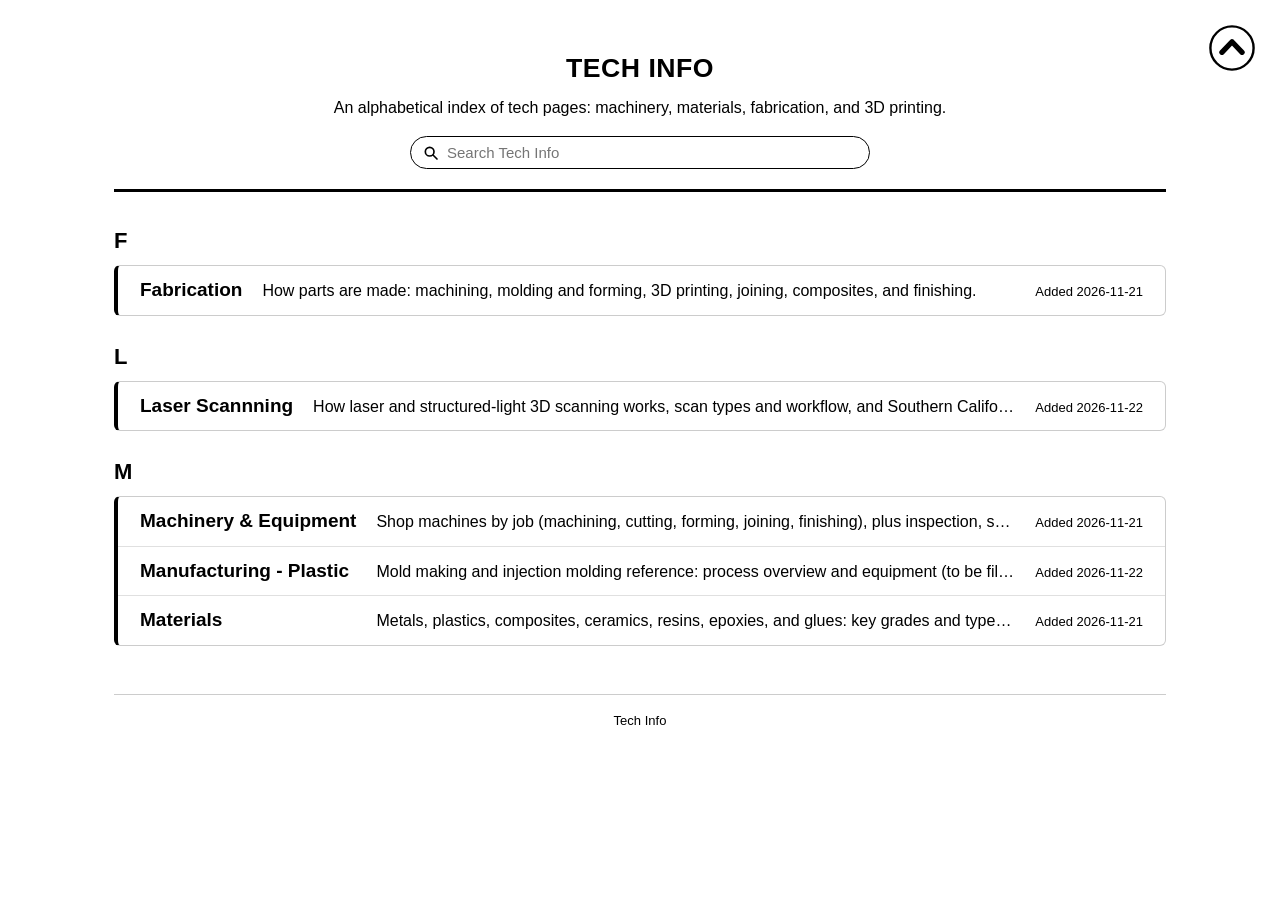
<file: index.html>
<!DOCTYPE html>
<html lang="en">
<head>
<meta charset="UTF-8">
<meta name="viewport" content="width=device-width, initial-scale=1.0">
<title>Tech Info</title>
<link rel="icon" type="image/png" href="assets/tech_info.png">
<link rel="stylesheet" href="assets/kb_style.css">
<script src="kb_config.js"></script>
<script src="assets/kb_common.js"></script>
</head>
<body class="home">
<div class="page">

  <header>
    <h1>TECH INFO</h1>
    <p>An alphabetical index of tech pages: machinery, materials, fabrication, and 3D printing.</p>
  </header>

  <main id="index">
    <!--
      To add a page, run the "New page" tool (tools/new_page.py) or copy one
      <li class="entry"> block below and edit it.
      Entries are sorted alphabetically and grouped by first letter automatically.
    -->
    <ul class="list" id="entries">
      <li class="entry">
        <a href="html_pages/Fabrication.html" title="How parts are made: machining, molding and forming, 3D printing, joining, composites, and finishing.">
          <span class="name">Fabrication</span>
          <span class="desc">How parts are made: machining, molding and forming, 3D printing, joining, composites, and finishing.</span>
          <span class="date">Added 2026-11-21</span>
        </a>
      </li>
      <li class="entry">
        <a href="html_pages/Machinery_Equipment.html" title="Shop machines by job (machining, cutting, forming, joining, finishing), plus inspection, scanning, and shop equipment.">
          <span class="name">Machinery &amp; Equipment</span>
          <span class="desc">Shop machines by job (machining, cutting, forming, joining, finishing), plus inspection, scanning, and shop equipment.</span>
          <span class="date">Added 2026-11-21</span>
        </a>
      </li>
      <li class="entry">
        <a href="html_pages/Materials.html" title="Metals, plastics, composites, ceramics, resins, epoxies, and glues: key grades and types, traits, and uses, plus strength basics.">
          <span class="name">Materials</span>
          <span class="desc">Metals, plastics, composites, ceramics, resins, epoxies, and glues: key grades and types, traits, and uses, plus strength basics.</span>
          <span class="date">Added 2026-11-21</span>
        </a>
      </li>
      <li class="entry">
        <a href="html_pages/Laser_Scannning.html" title="How laser and structured-light 3D scanning works, scan types and workflow, and Southern California scanning service companies.">
          <span class="name">Laser Scannning</span>
          <span class="desc">How laser and structured-light 3D scanning works, scan types and workflow, and Southern California scanning service companies.</span>
          <span class="date">Added 2026-11-22</span>
        </a>
      </li>
      <li class="entry">
        <a href="html_pages/Manufacturing_Plastic.html" title="Mold making and injection molding reference: process overview and equipment (to be filled in), plus full technical specification worksheets.">
          <span class="name">Manufacturing - Plastic</span>
          <span class="desc">Mold making and injection molding reference: process overview and equipment (to be filled in), plus full technical specification worksheets.</span>
          <span class="date">Added 2026-11-22</span>
        </a>
      </li>
    </ul>
  </main>

  <footer>
    Tech Info
  </footer>

</div>
</body>
</html>
</file>
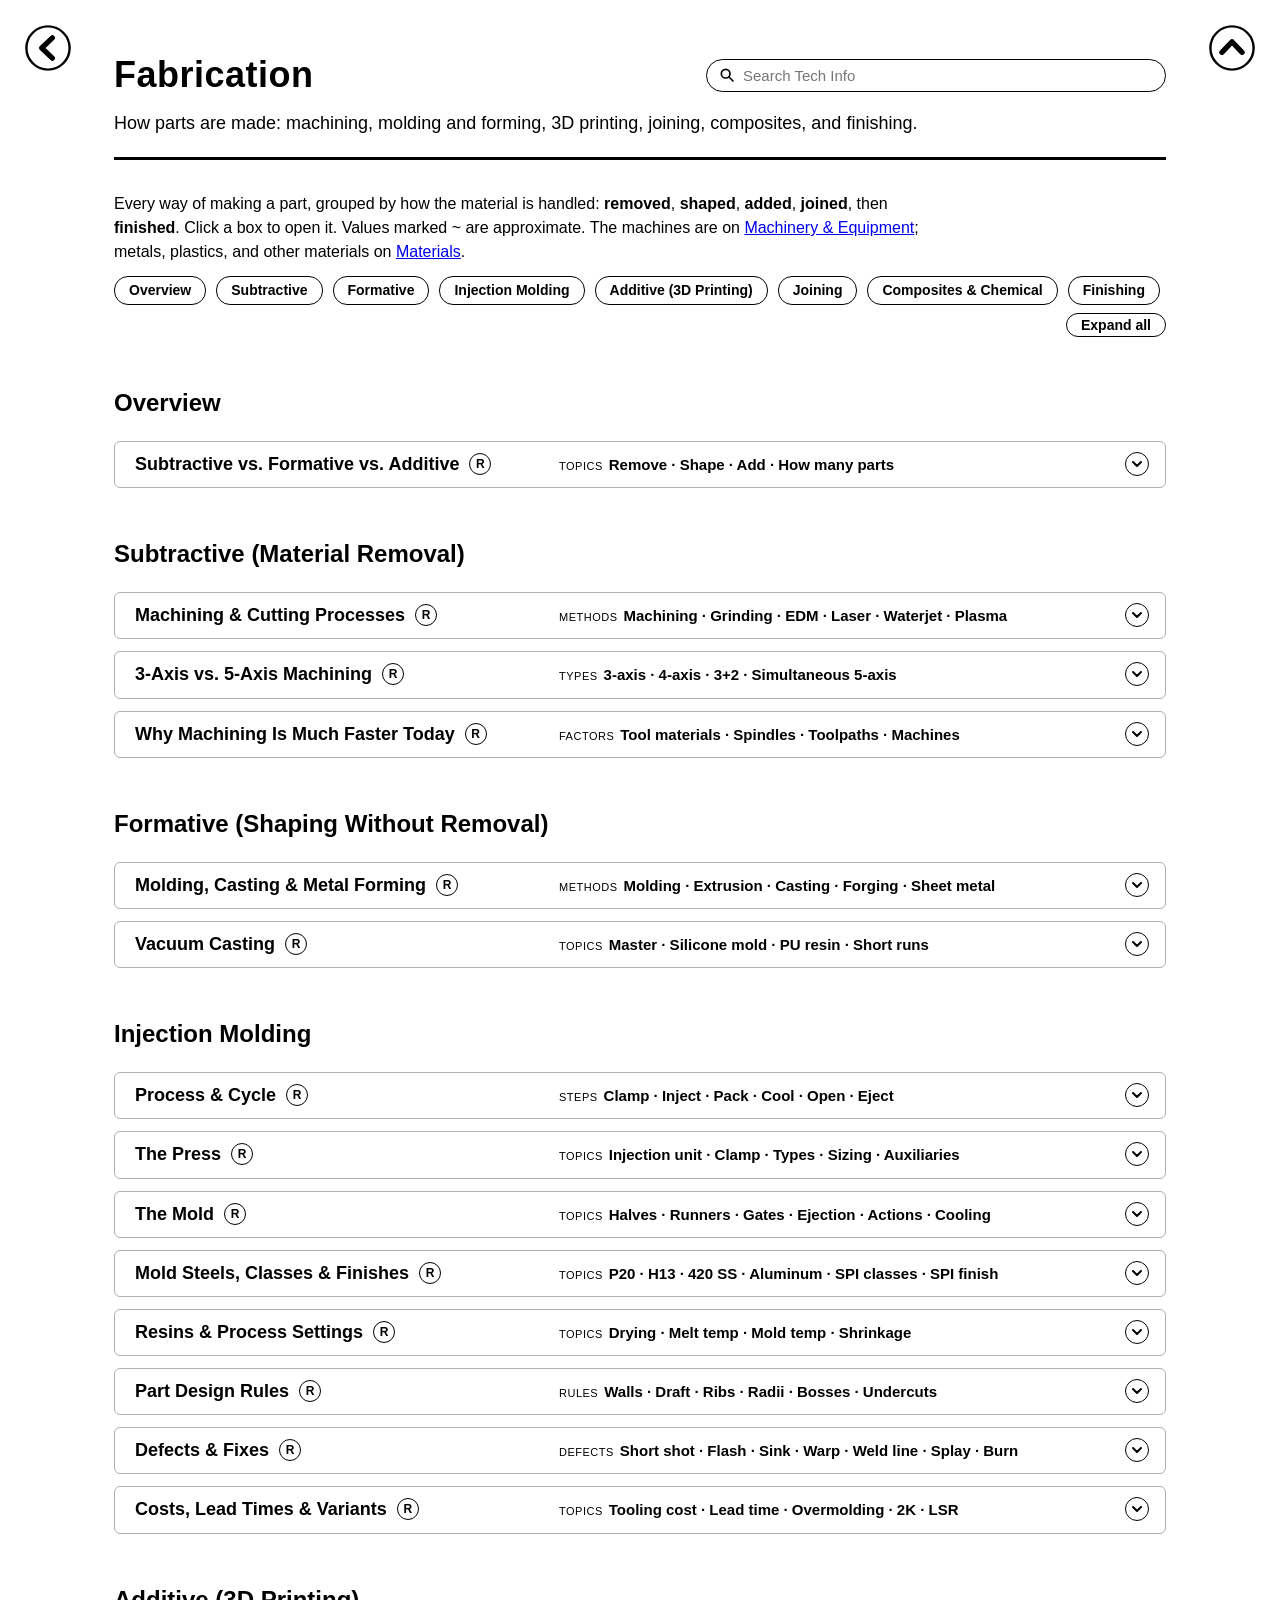
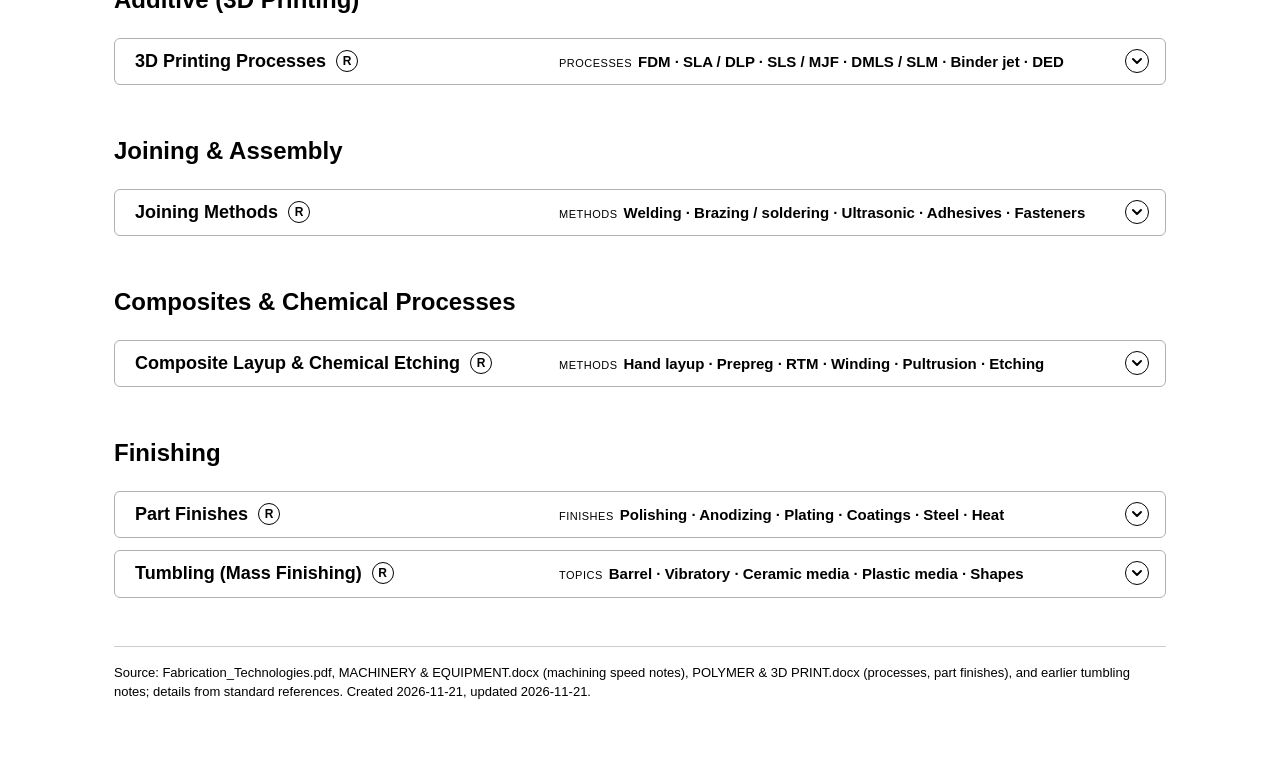
<file: html_pages/Fabrication.html>
<!DOCTYPE html>
<html lang="en">
<head>
<meta charset="UTF-8">
<meta name="viewport" content="width=device-width, initial-scale=1.0">
<title>Fabrication</title>
<link rel="icon" type="image/png" href="../assets/tech_info.png">
<link rel="stylesheet" href="../assets/kb_style.css">
<script src="../kb_config.js"></script>
<script src="../assets/kb_common.js"></script>
</head>
<body>
<a class="return-arrow" href="../index.html" title="Back to Tech Info" aria-label="Back to Tech Info"><img src="../assets/return_arrow.svg" alt=""></a>
<div class="page">

  <header>
    <h1>Fabrication</h1>
    <p>How parts are made: machining, molding and forming, 3D printing, joining, composites, and finishing.</p>
  </header>

  <p class="intro">Every way of making a part, grouped by how the material is handled: <strong>removed</strong>, <strong>shaped</strong>, <strong>added</strong>, <strong>joined</strong>, then <strong>finished</strong>. Click a box to open it. Values marked ~ are approximate. The machines are on <a href="Machinery_Equipment.html">Machinery &amp; Equipment</a>; metals, plastics, and other materials on <a href="Materials.html">Materials</a>.</p>

  <nav class="section-nav" aria-label="Page sections">
    <a href="#overview">Overview</a>
    <a href="#subtractive">Subtractive</a>
    <a href="#formative">Formative</a>
    <a href="#injection">Injection Molding</a>
    <a href="#additive">Additive (3D Printing)</a>
    <a href="#joining">Joining</a>
    <a href="#composites">Composites &amp; Chemical</a>
    <a href="#finishing">Finishing</a>
  </nav>

  <h2 id="overview">Overview</h2>
  <div class="rows">

    <article class="card row-card title-box">
      <div class="title-line"><h3>Subtractive vs. Formative vs. Additive</h3><span class="origin"><span class="label">Topics</span><span class="value">Remove · Shape · Add · How many parts</span></span></div>
      <div class="more">
        <dl class="tl-list">
          <dt>Subtractive</dt><dd><strong>Removes material from a solid block</strong>: milling, turning, drilling, grinding, EDM, cutting. Tight tolerances and full material strength, but more waste and limits on internal shapes.</dd>
          <dt>Formative</dt><dd><strong>Shapes material without removing it</strong>: molding, casting, forging, sheet metal forming. Cheapest per part at volume, but molds and dies cost time and money.</dd>
          <dt>Additive (AM)</dt><dd><strong>Builds the part layer by layer</strong> from a 3D model (3D printing). Little waste, no tooling, complex shapes (lattices, internal channels); slower per part and usually weaker between layers.</dd>
          <dt>CNC</dt><dd><strong>Computer Numerical Control</strong>: the machine follows a G-code program. CNC mills and lathes (subtractive) and 3D printers (additive) are all numerically controlled.</dd>
          <dt>How many parts</dt><dd>1 – 10: <strong>3D print</strong> or <strong>CNC</strong>; 10 – 50: <strong>vacuum casting</strong>; thousands: <strong>injection molding</strong>, die casting, or stamping.</dd>
        </dl>
      </div>
      <div class="recap" hidden>
        <table class="recap-table">
          <thead><tr><th>Item</th><th>Remember</th></tr></thead>
          <tbody>
            <tr><td>Subtractive</td><td><strong>Cuts away</strong> from a block <em>(machining)</em></td></tr>
            <tr><td>Formative</td><td><strong>Molds, casts, bends</strong></td></tr>
            <tr><td>Additive</td><td><strong>Adds</strong> layers <em>(3D printing)</em></td></tr>
            <tr><td>Quantity</td><td>Few = <strong>print or machine</strong>; dozens = <strong>cast</strong>; thousands = <strong>mold</strong></td></tr>
          </tbody>
        </table>
      </div>
    </article>

  </div>

  <h2 id="subtractive">Subtractive (Material Removal)</h2>
  <div class="rows">

    <article class="card row-card title-box">
      <div class="title-line"><h3>Machining &amp; Cutting Processes</h3><span class="origin"><span class="label">Methods</span><span class="value">Machining · Grinding · EDM · Laser · Waterjet · Plasma</span></span></div>
      <div class="more">
        <dl class="tl-list">
          <dt>Milling</dt><dd>A <strong>rotating multi-point cutter</strong> removes material from a stationary or moving workpiece: flat surfaces, pockets, slots, contours, and complex 3D shapes. Runs on <strong>3-axis through 5-axis</strong> machines.</dd>
          <dt>Turning (lathing)</dt><dd>The <strong>workpiece rotates</strong> while a stationary single-point tool removes material: shafts, bushings, threads, and tapers. <strong>Swiss-type</strong> lathes handle small, high-precision parts.</dd>
          <dt>CNC machining</dt><dd><strong>Computer-controlled</strong> milling, turning, routing, drilling, and grinding, driven by <strong>G-code</strong> from CAM software; repeatable, tight-tolerance parts from prototypes to mid volumes.</dd>
          <dt>Drilling / boring / reaming</dt><dd><strong>Making</strong> holes, <strong>enlarging</strong> them, and <strong>finishing</strong> them to a precise diameter and surface finish.</dd>
          <dt>Grinding</dt><dd>An <strong>abrasive wheel</strong> removes small amounts of material for very tight tolerances and fine finishes. Types: <strong>surface, cylindrical, centerless, jig</strong>.</dd>
          <dt>EDM</dt><dd><strong>Electrical Discharge Machining</strong>: controlled sparks erode conductive material. <strong>Wire EDM</strong> cuts profiles; <strong>sinker EDM</strong> forms cavities. Suited to hardened steels and mold tooling.</dd>
          <dt>Laser cutting</dt><dd>A focused laser beam melts or vaporizes sheet or plate: <strong>fast, precise, narrow kerf</strong>; metals, plastics, and wood.</dd>
          <dt>Waterjet cutting</dt><dd>A high-pressure water stream, often with abrasive, cuts <strong>almost any material</strong> with <strong>no heat-affected zone</strong>.</dd>
          <dt>Plasma cutting</dt><dd>An ionized gas arc cuts <strong>conductive metals</strong>; faster and cheaper than laser on <strong>thick plate</strong>, but less precise.</dd>
        </dl>
      </div>
      <div class="recap" hidden>
        <table class="recap-table">
          <thead><tr><th>Item</th><th>Remember</th></tr></thead>
          <tbody>
            <tr><td>Milling</td><td>The <strong>tool</strong> spins <em>(flat faces, pockets)</em></td></tr>
            <tr><td>Turning</td><td>The <strong>part</strong> spins <em>(round parts)</em></td></tr>
            <tr><td>Grinding</td><td><strong>Tightest</strong> tolerances, finest finish</td></tr>
            <tr><td>EDM</td><td><strong>Sparks</strong>: hardened steel, molds</td></tr>
            <tr><td>Cutting</td><td>Laser = <strong>precise</strong>; plasma = <strong>thick and cheap</strong>; waterjet = <strong>no heat</strong></td></tr>
          </tbody>
        </table>
      </div>
    </article>

    <article class="card row-card title-box" id="axes">
      <div class="title-line"><h3>3-Axis vs. 5-Axis Machining</h3><span class="origin"><span class="label">Types</span><span class="value">3-axis · 4-axis · 3+2 · Simultaneous 5-axis</span></span></div>
      <div class="more">
        <dl class="tl-list">
          <dt>Axes</dt><dd>Three <strong>linear</strong> axes: <strong>X</strong> (left-right), <strong>Y</strong> (front-back), <strong>Z</strong> (up-down). Three <strong>rotary</strong> axes turn around them: <strong>A</strong> (around X), <strong>B</strong> (around Y), <strong>C</strong> (around Z). A 5-axis machine has X, Y, Z plus two rotary axes (often A + C or B + C).</dd>
          <dt>3-axis</dt><dd>The tool moves in X, Y, Z and always points <strong>straight down</strong>. It reaches only what it can see from the top, so each new side needs the part <strong>flipped and re-clamped</strong> (a new setup). Simplest, cheapest, easiest to program: plates, brackets, pockets, slots, flat and 2.5D parts.</dd>
          <dt>4-axis</dt><dd>Adds one rotary axis (usually <strong>A</strong>, a rotary table or "4th axis"): the part turns so holes and features can be cut <strong>around</strong> it, e.g. cams, shafts with flats, parts machined on four sides.</dd>
          <dt>3+2 (positional 5-axis)</dt><dd>The two rotary axes <strong>tilt the part to a fixed angle and lock</strong>, then the machine cuts in 3-axis mode. It reaches <strong>five sides in one setup</strong> and angled holes and faces; the most common use of 5-axis machines.</dd>
          <dt>Simultaneous 5-axis</dt><dd>All five axes <strong>move at the same time</strong>, so the tool stays at the best angle to a <strong>curved surface</strong> as it cuts. Needed for impellers, turbine blades, propellers, complex molds, medical implants, and some undercuts.</dd>
          <dt>Why 5-axis</dt>
          <dd>
            <ul class="steps">
              <li><strong>Fewer setups:</strong> one clamping instead of several, so better accuracy between features (no re-clamping error) and less handling</li>
              <li><strong>Shorter tools:</strong> tilting the part lets a short, stiff tool reach deep areas: less chatter, better finish, faster cuts</li>
              <li><strong>Complex shapes:</strong> smooth contoured surfaces and features that 3-axis cannot reach</li>
            </ul>
          </dd>
          <dt>Why not 5-axis</dt><dd>Much <strong>higher machine cost</strong>, more complex <strong>CAM programming</strong> and simulation, higher <strong>collision</strong> risk, often a smaller work area, and skilled programmers needed. For simple parts, 3-axis is faster and cheaper.</dd>
          <dt>5-axis layouts</dt><dd><strong>Trunnion</strong> (table-table: the table tilts and rotates; small to medium parts), <strong>head-head</strong> (the spindle head tilts and swivels; large, heavy parts), and <strong>table-head</strong> (one rotary axis in each).</dd>
        </dl>
        <div class="table-wrap">
          <table>
            <thead>
              <tr><th></th><th>3-axis</th><th>3+2 axis</th><th>Simultaneous 5-axis</th></tr>
            </thead>
            <tbody>
              <tr><td><strong>Tool motion</strong></td><td>X, Y, Z; tool always vertical</td><td>Tilt to a fixed angle, then X, Y, Z</td><td>All 5 axes move together</td></tr>
              <tr><td><strong>Sides per setup</strong></td><td>1 (top)</td><td>Up to 5</td><td>Up to 5</td></tr>
              <tr><td><strong>Typical parts</strong></td><td>Plates, pockets, brackets</td><td>Multi-sided blocks, angled holes</td><td>Impellers, blades, molds, implants</td></tr>
              <tr><td><strong>Machine cost</strong></td><td>Lowest</td><td>High</td><td>Highest</td></tr>
              <tr><td><strong>Programming</strong></td><td>Simple</td><td>Moderate</td><td>Complex (CAM + simulation)</td></tr>
            </tbody>
          </table>
        </div>
      </div>
      <div class="recap" hidden>
        <table class="recap-table">
          <thead><tr><th>Item</th><th>Remember</th></tr></thead>
          <tbody>
            <tr><td>3-axis</td><td>X, Y, Z; cuts <strong>from the top</strong>, flip for each side</td></tr>
            <tr><td>4-axis</td><td>+ <strong>rotary table</strong>: cuts around the part</td></tr>
            <tr><td>3+2</td><td><strong>Tilt, lock, cut</strong>: 5 sides in one setup</td></tr>
            <tr><td>5-axis</td><td>All axes <strong>move together</strong>: curved surfaces</td></tr>
            <tr><td>Trade-off</td><td>Fewer setups and short tools vs. <strong>cost and programming</strong></td></tr>
          </tbody>
        </table>
      </div>
    </article>

    <article class="card row-card title-box">
      <div class="title-line"><h3>Why Machining Is Much Faster Today</h3><span class="origin"><span class="label">Factors</span><span class="value">Tool materials · Spindles · Toolpaths · Machines</span></span></div>
      <div class="more">
        <dl class="tl-list">
          <dt>Tool materials</dt><dd><strong>Coated carbide, ceramics, and CBN</strong> (cubic boron nitride) cut steel <strong>several times faster</strong> than older high-speed steel (HSS) tools. In aluminum, cutting speeds can now pass <strong>1,000 m/min</strong> (~3,300 ft/min).</dd>
          <dt>Spindles</dt><dd>High-speed machining centers run at <strong>20,000 to 40,000 rpm</strong> or more (standard ones ~8,000 – 15,000); older machines topped out around <strong>6,000 to 10,000 rpm</strong>.</dd>
          <dt>Toolpaths</dt><dd><strong>Adaptive</strong> (high-efficiency) and <strong>trochoidal</strong> strategies keep the load on the tool steady, using the full flute length at a light side step, so the tool runs much faster without breaking.</dd>
          <dt>Machine and control</dt><dd><strong>Stiffer frames, faster drives</strong>, and controls that <strong>read the toolpath ahead</strong> (look-ahead) let the machine actually reach those speeds and hold accuracy.</dd>
        </dl>
      </div>
      <div class="recap" hidden>
        <table class="recap-table">
          <thead><tr><th>Item</th><th>Remember</th></tr></thead>
          <tbody>
            <tr><td>Tools</td><td><strong>Carbide</strong> cuts steel several times faster than HSS</td></tr>
            <tr><td>Spindles</td><td><strong>20,000+ rpm</strong> vs. ~8,000 before</td></tr>
            <tr><td>Toolpaths</td><td><strong>Adaptive</strong>: steady load, faster feeds</td></tr>
            <tr><td>Machines</td><td><strong>Stiffer</strong> frames, <strong>look-ahead</strong> controls</td></tr>
          </tbody>
        </table>
      </div>
    </article>

  </div>

  <h2 id="formative">Formative (Shaping Without Removal)</h2>
  <div class="rows">

    <article class="card row-card title-box">
      <div class="title-line"><h3>Molding, Casting &amp; Metal Forming</h3><span class="origin"><span class="label">Methods</span><span class="value">Molding · Extrusion · Casting · Forging · Sheet metal</span></span></div>
      <div class="more">
        <dl class="tl-list">
          <dt>Injection molding</dt><dd>Molten thermoplastic is injected under pressure into a closed <strong>steel or aluminum mold</strong>. High tooling cost, but <strong>very low unit cost</strong> at high volume, with excellent repeatability. Full details: <a href="#injection">Injection Molding</a> below.</dd>
          <dt>Extrusion</dt><dd>Material is pushed through a <strong>die</strong> to make continuous constant-section profiles: tubes, rods, channels, frames. Aluminum, plastics, rubber.
            <ul class="steps">
              <li><strong>Plastic screw extruder:</strong> pellets drop from the <strong>hopper</strong> into a heated <strong>barrel</strong>, where a rotating <strong>screw</strong> carries them forward</li>
              <li><strong>Feed section:</strong> deep flights convey and preheat the solid pellets</li>
              <li><strong>Compression section:</strong> the flights get shallower, so the plastic is squeezed, melted (mostly by shear), and degassed</li>
              <li><strong>Metering section:</strong> shallow flights deliver a steady, uniform melt at constant pressure</li>
              <li><strong>Breaker plate</strong> with screen pack: filters the melt and builds back pressure; the <strong>die</strong> then shapes the <strong>extrudate</strong>, which is cooled (water bath or air) and cut or coiled</li>
              <li><strong>Metal extrusion:</strong> a heated billet (often aluminum) is pushed by a ram through a steel die</li>
            </ul>
            <figure class="figure">
              <a href="../kb_images/fabrication_plastic_extruder.png" target="_blank" rel="noopener" title="Open full size">
                <img src="../kb_images/fabrication_plastic_extruder.png" alt="Plastic screw extruder: hopper, heated barrel, screw with feed, compression and metering sections, breaker plate, die, and extrudate" width="900" height="329" loading="lazy">
              </a>
            </figure>
          </dd>
          <dt>Blow molding</dt><dd>An air-inflated <strong>parison</strong> (hollow tube of hot plastic) is shaped against a mold: <strong>hollow parts</strong> like bottles and tanks. Variants: extrusion, injection, and stretch blow molding.</dd>
          <dt>Rotational molding</dt><dd>Plastic powder in a <strong>rotating heated mold</strong> coats the walls: large, seamless hollow parts with low tooling cost.</dd>
          <dt>Thermoforming / vacuum forming</dt><dd>Heated plastic <strong>sheet</strong> is drawn over a mold by vacuum or pressure: trays, enclosures, packaging.</dd>
          <dt>Compression / transfer molding</dt><dd>Material is pressed into a heated mold cavity; common for <strong>thermosets, rubber, and composites</strong>.</dd>
          <dt>Casting</dt><dd>Molten metal is poured or injected into a mold.
            <ul class="steps">
              <li><strong>Sand casting:</strong> cheap molds, large parts</li>
              <li><strong>Die casting:</strong> high volume, aluminum and zinc</li>
              <li><strong>Investment casting</strong> (lost wax): fine detail</li>
              <li><strong>Permanent mold casting:</strong> reusable metal molds</li>
            </ul>
          </dd>
          <dt>Forging</dt><dd>Metal is shaped by <strong>compressive force</strong>, hot or cold, which aligns the grain for <strong>superior strength</strong>. Open-die, closed-die, and roll forging.</dd>
          <dt>Stamping / press forming</dt><dd>Sheet metal is cut and formed in dies (blanking, punching, bending, drawing, coining); <strong>progressive dies</strong> allow very high volume.</dd>
          <dt>Deep drawing</dt><dd>Sheet is pulled into a die cavity: <strong>seamless cups, cans, housings</strong>.</dd>
          <dt>Sheet metal bending</dt><dd><strong>Press brakes</strong> bend sheet along straight lines: brackets, chassis, enclosures.</dd>
          <dt>Roll forming</dt><dd>Strip passes through successive <strong>roller stations</strong>: long, uniform profiles.</dd>
          <dt>Metal spinning</dt><dd>A rotating disc is formed over a <strong>mandrel</strong>: axisymmetric parts like cones and domes.</dd>
          <dt>Powder metallurgy / MIM</dt><dd>Metal powder is pressed, or injection molded with a binder (<strong>MIM</strong>, Metal Injection Molding), then <strong>sintered</strong>: near-net-shape small, complex metal parts.</dd>
        </dl>
      </div>
      <div class="recap" hidden>
        <table class="recap-table">
          <thead><tr><th>Item</th><th>Remember</th></tr></thead>
          <tbody>
            <tr><td>Injection molding</td><td>Costly mold, <strong>pennies per part</strong> at volume</td></tr>
            <tr><td>Hollow plastic</td><td><strong>Blow</strong> molding (bottles); <strong>roto</strong> molding (big tanks)</td></tr>
            <tr><td>Extrusion</td><td>Push through a die: <strong>same profile</strong> all along</td></tr>
            <tr><td>Extruder screw</td><td><strong>Feed → compress → meter</strong>, then die</td></tr>
            <tr><td>Casting</td><td><strong>Pour</strong> metal: sand, die, investment (lost wax)</td></tr>
            <tr><td>Forging</td><td><strong>Squeeze</strong> metal: strongest parts</td></tr>
            <tr><td>Sheet metal</td><td><strong>Stamp</strong>, <strong>draw</strong>, <strong>bend</strong>, <strong>roll</strong>, <strong>spin</strong></td></tr>
          </tbody>
        </table>
      </div>
    </article>

    <article class="card row-card title-box">
      <div class="title-line"><h3>Vacuum Casting</h3><span class="origin"><span class="label">Topics</span><span class="value">Master · Silicone mold · PU resin · Short runs</span></span></div>
      <div class="more">
        <dl class="tl-list">
          <dt>How it works</dt><dd>A <strong>master part</strong> (often an SLA print) is cast into a <strong>silicone mold</strong>; liquid <strong>polyurethane (PU)</strong> resin is then poured into the mold under vacuum, so there are no air bubbles.</dd>
          <dt>Run size</dt><dd>About <strong>15 – 25 parts per mold</strong>; ideal for 10 – 50 parts.</dd>
          <dt>Strengths</dt><dd>Production-like finish and colors; resins that mimic ABS, PP, PC, or rubber (wide Shore hardness range); no costly steel mold.</dd>
          <dt>Limits</dt><dd>Molds wear out; slower per part than injection molding; parts are PU, not the real thermoplastic.</dd>
        </dl>
      </div>
      <div class="recap" hidden>
        <table class="recap-table">
          <thead><tr><th>Item</th><th>Remember</th></tr></thead>
          <tbody>
            <tr><td>Mold</td><td><strong>Silicone</strong>, made from a printed master</td></tr>
            <tr><td>Material</td><td><strong>PU resin</strong> poured under <strong>vacuum</strong> <em>(no bubbles)</em></td></tr>
            <tr><td>Run</td><td><strong>~20 parts</strong> per mold</td></tr>
          </tbody>
        </table>
      </div>
    </article>

  </div>

  <h2 id="injection">Injection Molding</h2>
  <div class="rows">

    <article class="card row-card title-box">
      <div class="title-line"><h3>Process &amp; Cycle</h3><span class="origin"><span class="label">Steps</span><span class="value">Clamp · Inject · Pack · Cool · Open · Eject</span></span></div>
      <div class="more">
        <dl class="tl-list">
          <dt>Principle</dt><dd>Plastic <strong>pellets</strong> are melted in a heated barrel by a rotating screw, <strong>injected</strong> at high pressure into a closed, cooled <strong>mold</strong>, held under pressure while they shrink, then cooled and <strong>ejected</strong> as a finished part.</dd>
          <dt>The cycle</dt>
          <dd>
            <ul class="steps">
              <li><strong>Clamp:</strong> the press closes and locks the mold</li>
              <li><strong>Inject (fill):</strong> the screw pushes forward like a plunger and fills ~95 – 98% of the cavity, controlled by <strong>speed</strong></li>
              <li><strong>Pack / hold:</strong> switches to <strong>pressure</strong> (V/P transfer) to pack in more plastic as it shrinks, until the gate freezes</li>
              <li><strong>Cool:</strong> the part solidifies; meanwhile the screw turns and backs up to melt the next shot (<strong>recovery</strong>)</li>
              <li><strong>Open and eject:</strong> the mold opens and ejector pins push the part out (or a robot picks it)</li>
            </ul>
          </dd>
          <dt>Cycle time</dt><dd>Typically <strong>~10 – 60 s</strong>; <strong>cooling is the longest step</strong> (often more than half), and it grows with the square of wall thickness: twice the wall ≈ four times the cooling.</dd>
          <dt>Key terms</dt><dd><strong>Shot</strong> (plastic injected per cycle); <strong>cushion</strong> (small melt left in front of the screw, ~5 – 10 mm, proof that packing worked); <strong>regrind</strong> (ground runners and rejects mixed back in, often up to ~10 – 25%).</dd>
          <dt>Scientific molding</dt><dd>Also <strong>decoupled molding</strong>: fill by speed, pack by pressure, and set each step from measured data (viscosity curve, gate-freeze study) so the process is stable from shot to shot.</dd>
        </dl>
      </div>
      <div class="recap" hidden>
        <table class="recap-table">
          <thead><tr><th>Item</th><th>Remember</th></tr></thead>
          <tbody>
            <tr><td>Cycle</td><td><strong>Clamp, inject, pack, cool, eject</strong></td></tr>
            <tr><td>Fill vs. pack</td><td>Fill by <strong>speed</strong>, pack by <strong>pressure</strong></td></tr>
            <tr><td>Cycle time</td><td><strong>10 – 60 s</strong>, mostly <strong>cooling</strong></td></tr>
            <tr><td>Thick walls</td><td>2× wall = <strong>4× cooling</strong> time</td></tr>
          </tbody>
        </table>
      </div>
    </article>

    <article class="card row-card title-box">
      <div class="title-line"><h3>The Press</h3><span class="origin"><span class="label">Topics</span><span class="value">Injection unit · Clamp · Types · Sizing · Auxiliaries</span></span></div>
      <div class="more">
        <dl class="tl-list">
          <dt>Injection unit</dt><dd><strong>Hopper</strong> → heated <strong>barrel</strong> (several heater zones) → <strong>reciprocating screw</strong> (melts and injects; a check ring stops melt flowing back) → <strong>nozzle</strong> sealed against the mold's sprue bushing.</dd>
          <dt>Clamping unit</dt><dd>A fixed and a moving <strong>platen</strong> guided by four <strong>tie bars</strong> (or tie-bar-less frames for easy mold loading). The clamp is closed by a <strong>toggle</strong> (fast, common) or a direct <strong>hydraulic</strong> cylinder.</dd>
          <dt>Press types</dt>
          <dd>
            <ul class="steps">
              <li><strong>Hydraulic:</strong> robust, high force, lower price; uses more energy</li>
              <li><strong>All-electric:</strong> servo motors; precise, repeatable, clean, quiet, much lower energy use; standard for medical and precision parts</li>
              <li><strong>Hybrid:</strong> electric screw with hydraulic clamp, or the reverse</li>
              <li><strong>Vertical:</strong> mold opens up and down; ideal for insert molding and overmolding</li>
            </ul>
          </dd>
          <dt>Sizing: clamp force</dt><dd>Clamp force must hold the mold shut against the melt: <strong>projected area of all cavities and runners × ~2 – 5 US tons per in²</strong> (about 2.5 for many resins; more for stiff-flowing ones like PC). Presses range from <strong>~5 tons</strong> (micro) to <strong>over 5,000 tons</strong> (car bumpers).</dd>
          <dt>Sizing: shot</dt><dd>The shot should use about <strong>20 – 80% of the barrel capacity</strong>: too small and the melt sits too long and degrades; too big and it is not fully melted.</dd>
          <dt>Mold fit</dt><dd>Check the <strong>tie-bar spacing</strong> (mold width), <strong>minimum and maximum mold height</strong>, <strong>opening stroke</strong> (room to eject the part), and the ejector pattern.</dd>
          <dt>Pressures</dt><dd>Melt pressure is often <strong>~10,000 – 20,000 psi</strong> (70 – 140 MPa) and up to ~30,000 psi; the hydraulic gauge reads lower, multiplied by the screw's <strong>intensification ratio</strong> (often ~10:1).</dd>
          <dt>Auxiliaries</dt><dd>Resin <strong>dryer</strong> (desiccant), <strong>mold temperature controller</strong> (water or oil) or chiller, <strong>robot</strong> or sprue picker, conveyor, granulator for regrind, color <strong>dosing unit</strong> (masterbatch).</dd>
        </dl>
      </div>
      <div class="recap" hidden>
        <table class="recap-table">
          <thead><tr><th>Item</th><th>Remember</th></tr></thead>
          <tbody>
            <tr><td>Two halves</td><td><strong>Injection unit</strong> melts; <strong>clamp unit</strong> holds the mold</td></tr>
            <tr><td>Press size</td><td>In <strong>tons of clamp</strong></td></tr>
            <tr><td>Tonnage</td><td>Projected area × <strong>~2.5 tons/in²</strong></td></tr>
            <tr><td>Shot</td><td>Use <strong>20 – 80%</strong> of the barrel</td></tr>
            <tr><td>All-electric</td><td><strong>Precise</strong> and saves energy</td></tr>
          </tbody>
        </table>
      </div>
    </article>

    <article class="card row-card title-box">
      <div class="title-line"><h3>The Mold</h3><span class="origin"><span class="label">Topics</span><span class="value">Halves · Runners · Gates · Ejection · Actions · Cooling</span></span></div>
      <div class="more">
        <dl class="tl-list">
          <dt>Two halves</dt><dd><strong>A side</strong> (cavity, fixed half, injection side, usually the show surface) and <strong>B side</strong> (core, moving half, ejector side); they meet at the <strong>parting line</strong>. A standard <strong>mold base</strong> (DME, Hasco) holds the cavity and core inserts.</dd>
          <dt>Feed system</dt><dd><strong>Sprue</strong> (from the nozzle) → <strong>runners</strong> (channels) → <strong>gates</strong> (small openings into each cavity).
            <ul class="steps">
              <li><strong>Cold runner:</strong> runners freeze and are ejected with the parts (scrap or regrind); cheaper mold</li>
              <li><strong>Hot runner:</strong> a heated manifold keeps runners molten; no runner waste, faster cycle; more costly mold</li>
            </ul>
          </dd>
          <dt>Gate types</dt><dd><strong>Edge</strong> (simplest, trimmed by hand), <strong>submarine / tunnel</strong> (sheared off automatically at ejection), <strong>pin point</strong> (three-plate molds), <strong>fan</strong> and <strong>film</strong> (wide, flat parts), <strong>direct sprue</strong>, <strong>hot tip</strong> and <strong>valve gate</strong> (hot runner). Gate position controls weld lines, sink, and warp.</dd>
          <dt>Two-plate vs. three-plate</dt><dd><strong>Two-plate:</strong> one parting line, simplest. <strong>Three-plate:</strong> a second opening separates the runner from the parts, so gates can sit anywhere on the part.</dd>
          <dt>Ejection</dt><dd><strong>Ejector pins</strong> (most common, leave small round marks), sleeves (around round cores), blades, <strong>stripper plates</strong> (push the whole edge: thin-walled parts), air poppets.</dd>
          <dt>Undercuts</dt><dd>Features that block straight ejection need moving parts: <strong>slides</strong> (side actions driven by angled cam pins), <strong>lifters</strong> (inside undercuts), <strong>collapsible cores</strong> and <strong>unscrewing molds</strong> (internal threads). Each adds cost: design undercuts out when possible.</dd>
          <dt>Cooling and venting</dt><dd><strong>Cooling channels</strong> drilled near the cavity (with baffles and bubblers for deep cores); <strong>conformal cooling</strong> (3D-printed inserts) follows the part shape. <strong>Vents</strong>, shallow slots (~0.01 – 0.05 mm deep, by resin) on the parting line, let air out so it does not burn the plastic.</dd>
          <dt>Cavities</dt><dd><strong>Single-cavity</strong>, <strong>multi-cavity</strong> (2, 4, 8, ... identical parts per shot, with a balanced runner), or <strong>family mold</strong> (different parts of one product in one shot).</dd>
        </dl>
      </div>
      <div class="recap" hidden>
        <table class="recap-table">
          <thead><tr><th>Item</th><th>Remember</th></tr></thead>
          <tbody>
            <tr><td>Halves</td><td><strong>A</strong> = cavity (show side); <strong>B</strong> = core (ejector side)</td></tr>
            <tr><td>Flow path</td><td><strong>Sprue → runner → gate → cavity</strong></td></tr>
            <tr><td>Hot runner</td><td><strong>No runner waste</strong>, costlier mold</td></tr>
            <tr><td>Undercuts</td><td>Need <strong>slides</strong> or <strong>lifters</strong> <em>(design them out)</em></td></tr>
            <tr><td>Vents</td><td>Let <strong>air out</strong> <em>(or it burns)</em></td></tr>
          </tbody>
        </table>
      </div>
    </article>

    <article class="card row-card title-box">
      <div class="title-line"><h3>Mold Steels, Classes &amp; Finishes</h3><span class="origin"><span class="label">Topics</span><span class="value">P20 · H13 · 420 SS · Aluminum · SPI classes · SPI finish</span></span></div>
      <div class="more">
        <dl class="tl-list">
          <dt>Mold materials</dt>
          <dd>
            <ul class="steps">
              <li><strong>Aluminum</strong> (7075, QC-10): prototype and bridge tools; fast to machine and cool, but wears sooner (~thousands to tens of thousands of shots)</li>
              <li><strong>P20:</strong> pre-hardened (~30 HRC); the general production mold steel</li>
              <li><strong>H13:</strong> hardened (~48 – 52 HRC); high volume, abrasive glass-filled resins, hot runners</li>
              <li><strong>S7:</strong> shock resistant (~54 – 56 HRC); shut-offs and slides</li>
              <li><strong>420 stainless:</strong> corrosion resistant, polishes to a mirror; medical, clear lenses, PVC</li>
              <li><strong>Beryllium copper</strong> inserts: pull heat out of hot spots fast</li>
            </ul>
          </dd>
          <dt>SPI mold classes</dt><dd>Expected life of the mold: <strong>Class 101</strong> (1 million+ cycles, hardened steel), <strong>102</strong> (up to 1 million), <strong>103</strong> (up to 500,000), <strong>104</strong> (up to 100,000), <strong>105</strong> (prototype, up to ~500).</dd>
          <dt>SPI surface finishes</dt><dd><strong>A</strong> (diamond polish: A-1 mirror for lenses), <strong>B</strong> (paper polish), <strong>C</strong> (stone), <strong>D</strong> (dry blast: matte). <strong>Textures</strong> (e.g. Mold-Tech) hide flow marks and scratches but need more draft.</dd>
        </dl>
      </div>
      <div class="recap" hidden>
        <table class="recap-table">
          <thead><tr><th>Item</th><th>Remember</th></tr></thead>
          <tbody>
            <tr><td>Prototype</td><td><strong>Aluminum</strong> mold</td></tr>
            <tr><td>Production</td><td><strong>P20</strong>; high volume <strong>H13</strong></td></tr>
            <tr><td>Clear or medical</td><td><strong>420 stainless</strong></td></tr>
            <tr><td>Class 101</td><td><strong>1 million+</strong> shots</td></tr>
            <tr><td>Finish</td><td><strong>A</strong> = mirror … <strong>D</strong> = matte</td></tr>
          </tbody>
        </table>
      </div>
    </article>

    <article class="card row-card title-box">
      <div class="title-line"><h3>Resins &amp; Process Settings</h3><span class="origin"><span class="label">Topics</span><span class="value">Drying · Melt temp · Mold temp · Shrinkage</span></span></div>
      <div class="more">
        <dl class="tl-list">
          <dt>Drying</dt><dd><strong>Hygroscopic</strong> resins absorb moisture and must be dried in a <strong>desiccant dryer</strong> before molding (PA, PC, PET, PBT, ABS); wet resin causes <strong>splay</strong> (silver streaks) and brittle parts. PP and PE need no drying.</dd>
          <dt>Main settings</dt><dd><strong>Melt temperature</strong> (barrel zones), <strong>mold temperature</strong>, injection <strong>speed</strong>, <strong>V/P transfer</strong> point, <strong>pack/hold pressure and time</strong>, <strong>cooling time</strong>, <strong>back pressure</strong> and screw rpm (melt quality).</dd>
          <dt>Shrinkage</dt><dd>The mold is cut larger than the part. <strong>Amorphous</strong> resins (ABS, PC, PS, PMMA) shrink little (~0.4 – 0.8%) and evenly; <strong>semi-crystalline</strong> resins (PP, PE, POM, PA) shrink more (~1 – 3%) and warp more easily.</dd>
        </dl>
        <div class="table-wrap">
          <table>
            <thead>
              <tr><th>Resin</th><th>Drying</th><th>Melt temp</th><th>Mold temp</th><th>Shrinkage</th></tr>
            </thead>
            <tbody>
              <tr><td><strong>PP</strong></td><td>Not needed</td><td>~200 – 250 °C</td><td>~20 – 60 °C</td><td>~1.0 – 2.5%</td></tr>
              <tr><td><strong>HDPE</strong></td><td>Not needed</td><td>~200 – 280 °C</td><td>~20 – 60 °C</td><td>~1.5 – 3.0%</td></tr>
              <tr><td><strong>ABS</strong></td><td>~80 °C, 2 – 4 h</td><td>~220 – 260 °C</td><td>~50 – 80 °C</td><td>~0.4 – 0.7%</td></tr>
              <tr><td><strong>PC</strong></td><td>~120 °C, 3 – 4 h</td><td>~280 – 320 °C</td><td>~80 – 110 °C</td><td>~0.5 – 0.7%</td></tr>
              <tr><td><strong>PA66</strong></td><td>~80 °C, 4 h</td><td>~270 – 300 °C</td><td>~70 – 100 °C</td><td>~1.0 – 2.0%</td></tr>
              <tr><td><strong>POM</strong></td><td>Optional</td><td>~190 – 210 °C</td><td>~80 – 100 °C</td><td>~1.8 – 2.2%</td></tr>
            </tbody>
          </table>
        </div>
        <p class="note">Typical ranges; always use the resin supplier's data sheet. Glass fill lowers shrinkage along the flow.</p>
      </div>
      <div class="recap" hidden>
        <table class="recap-table">
          <thead><tr><th>Item</th><th>Remember</th></tr></thead>
          <tbody>
            <tr><td>Drying</td><td><strong>Nylon, PC, PET, ABS</strong>: always dry</td></tr>
            <tr><td>Wet resin</td><td><strong>Silver streaks</strong>, brittle parts</td></tr>
            <tr><td>Shrinkage</td><td>Amorphous <strong>~0.5%</strong>; semi-crystalline <strong>~2%</strong></td></tr>
            <tr><td>Data sheet</td><td>The resin supplier's numbers <strong>rule</strong></td></tr>
          </tbody>
        </table>
      </div>
    </article>

    <article class="card row-card title-box">
      <div class="title-line"><h3>Part Design Rules</h3><span class="origin"><span class="label">Rules</span><span class="value">Walls · Draft · Ribs · Radii · Bosses · Undercuts</span></span></div>
      <div class="more">
        <dl class="tl-list">
          <dt>Uniform walls</dt><dd>Keep walls <strong>even</strong>, typically <strong>~1 – 4 mm</strong> (0.04 – 0.16 in); thick spots cause sink, voids, warp, and long cycles. Core out thick areas.</dd>
          <dt>Draft</dt><dd>Taper walls in the pull direction so the part releases: <strong>~1 – 2° per side</strong> (0.5° minimum); add ~1° per 0.001 in (0.025 mm) of texture depth.</dd>
          <dt>Ribs</dt><dd>Stiffen with ribs instead of thick walls: rib thickness <strong>~50 – 60% of the wall</strong> (prevents sink on the show side), height up to ~3× the wall.</dd>
          <dt>Radii</dt><dd>No sharp corners: inside radius <strong>≥ 0.5 × wall</strong>, outside radius = inside + wall; better flow, less stress cracking.</dd>
          <dt>Bosses</dt><dd>For screws and inserts: wall ~60% of the nominal wall, tied to nearby walls with ribs; core them out.</dd>
          <dt>Undercuts and holes</dt><dd>Avoid undercuts (they need slides or lifters); use pass-through cores or snap fits designed to flex out. Plan the <strong>gate</strong>, <strong>parting line</strong>, and <strong>ejector marks</strong> away from show surfaces.</dd>
          <dt>Check</dt><dd>Run a <strong>mold-flow simulation</strong> and a design-for-manufacturing (DFM) review with the molder before cutting steel.</dd>
        </dl>
      </div>
      <div class="recap" hidden>
        <table class="recap-table">
          <thead><tr><th>Item</th><th>Remember</th></tr></thead>
          <tbody>
            <tr><td>Walls</td><td><strong>Even</strong>, 1 – 4 mm</td></tr>
            <tr><td>Draft</td><td><strong>1 – 2°</strong> per side <em>(more for texture)</em></td></tr>
            <tr><td>Ribs</td><td><strong>≤ 60%</strong> of the wall <em>(or they sink)</em></td></tr>
            <tr><td>Corners</td><td>Always <strong>rounded</strong></td></tr>
            <tr><td>Undercuts</td><td><strong>Avoid</strong> <em>(each one adds cost)</em></td></tr>
          </tbody>
        </table>
      </div>
    </article>

    <article class="card row-card title-box">
      <div class="title-line"><h3>Defects &amp; Fixes</h3><span class="origin"><span class="label">Defects</span><span class="value">Short shot · Flash · Sink · Warp · Weld line · Splay · Burn</span></span></div>
      <div class="more">
        <div class="table-wrap">
          <table>
            <thead>
              <tr><th>Defect</th><th>What it looks like</th><th>Common causes and fixes</th></tr>
            </thead>
            <tbody>
              <tr><td><strong>Short shot</strong></td><td>Part not completely filled</td><td>More shot size, speed, or pressure; hotter melt or mold; clear blocked vents</td></tr>
              <tr><td><strong>Flash</strong></td><td>Thin fins at the parting line or pins</td><td>Too much pressure or too little clamp force; worn or dirty parting line; lower speed or pack pressure</td></tr>
              <tr><td><strong>Sink marks</strong></td><td>Dents over thick areas, ribs, bosses</td><td>More pack/hold pressure and time; thinner walls and ribs; gate at the thick section</td></tr>
              <tr><td><strong>Voids</strong></td><td>Bubbles inside thick sections</td><td>Same as sink; more pack; dry the resin</td></tr>
              <tr><td><strong>Warpage</strong></td><td>Part twisted or bowed</td><td>Even wall thickness; balanced mold cooling; longer cooling; adjust gate position</td></tr>
              <tr><td><strong>Weld / knit lines</strong></td><td>Visible lines where flow fronts meet; weaker spot</td><td>Hotter melt and mold; faster fill; vent at the meeting point; move the gate</td></tr>
              <tr><td><strong>Splay (silver streaks)</strong></td><td>Silvery streaks in the flow direction</td><td>Dry the resin properly; lower melt temperature</td></tr>
              <tr><td><strong>Burn marks</strong></td><td>Black or brown spots at the end of fill</td><td>Trapped air heated by compression (dieseling): add or clean vents; slower fill</td></tr>
              <tr><td><strong>Jetting</strong></td><td>Snake-like line from the gate</td><td>Slower initial speed; bigger gate, or gate against a wall</td></tr>
              <tr><td><strong>Flow lines</strong></td><td>Wavy lines or rings on the surface</td><td>Hotter melt and mold; faster fill; even walls</td></tr>
              <tr><td><strong>Brittleness</strong></td><td>Parts crack or snap easily</td><td>Wet or overheated (degraded) resin; too much regrind</td></tr>
            </tbody>
          </table>
        </div>
      </div>
      <div class="recap" hidden>
        <table class="recap-table">
          <thead><tr><th>Item</th><th>Remember</th></tr></thead>
          <tbody>
            <tr><td>Short shot</td><td>Not full: <strong>more</strong> plastic, speed, or heat</td></tr>
            <tr><td>Flash</td><td>Too much: <strong>less</strong> pressure or more clamp</td></tr>
            <tr><td>Sink / voids</td><td><strong>More pack</strong>, thinner walls</td></tr>
            <tr><td>Splay</td><td><strong>Dry</strong> the resin</td></tr>
            <tr><td>Burns</td><td><strong>Vent</strong> the mold</td></tr>
          </tbody>
        </table>
      </div>
    </article>

    <article class="card row-card title-box">
      <div class="title-line"><h3>Costs, Lead Times &amp; Variants</h3><span class="origin"><span class="label">Topics</span><span class="value">Tooling cost · Lead time · Overmolding · 2K · LSR</span></span></div>
      <div class="more">
        <dl class="tl-list">
          <dt>Tooling cost</dt><dd>Very rough: <strong>aluminum prototype</strong> mold ~$2,000 – $10,000+; <strong>steel production</strong> mold ~$10,000 – $100,000+; multi-cavity hot-runner molds well beyond. Driven by part size, cavities, undercuts (slides, lifters), finish, and tolerances.</dd>
          <dt>Lead time</dt><dd>Roughly <strong>2 – 6 weeks</strong> for aluminum, <strong>8 – 16+ weeks</strong> for hardened steel, plus first samples (T1) and tuning.</dd>
          <dt>Part cost</dt><dd>Resin + machine time (rate × cycle ÷ cavities) + labor and finishing; often cents to a few dollars per part. Molding usually beats machining or printing from about <strong>1,000 – 10,000 parts</strong>.</dd>
          <dt>Variants</dt>
          <dd>
            <ul class="steps">
              <li><strong>Insert molding:</strong> plastic molded around metal inserts (threaded inserts, pins, contacts)</li>
              <li><strong>Overmolding:</strong> a second material over a molded part (soft TPE grip on a rigid handle)</li>
              <li><strong>Two-shot (2K):</strong> two materials in one machine and one cycle</li>
              <li><strong>Gas assist:</strong> gas hollows out thick sections (handles) to stop sink</li>
              <li><strong>LSR molding:</strong> liquid silicone rubber, injected cold into a hot mold (seals, medical, baby products)</li>
              <li><strong>Micro-molding:</strong> tiny precision parts (medical, electronics)</li>
            </ul>
          </dd>
        </dl>
      </div>
      <div class="recap" hidden>
        <table class="recap-table">
          <thead><tr><th>Item</th><th>Remember</th></tr></thead>
          <tbody>
            <tr><td>Mold cost</td><td>Aluminum <strong>~$5k</strong>; steel <strong>$10k – $100k+</strong></td></tr>
            <tr><td>Lead time</td><td>Weeks (aluminum) to <strong>months</strong> (steel)</td></tr>
            <tr><td>Break-even</td><td>From <strong>~1,000 – 10,000</strong> parts</td></tr>
            <tr><td>Overmolding</td><td><strong>Soft grip</strong> on a hard part</td></tr>
          </tbody>
        </table>
      </div>
    </article>

  </div>

  <h2 id="additive">Additive (3D Printing)</h2>
  <div class="rows">

    <article class="card row-card title-box">
      <div class="title-line"><h3>3D Printing Processes</h3><span class="origin"><span class="label">Processes</span><span class="value">FDM · SLA / DLP · SLS / MJF · DMLS / SLM · Binder jet · DED</span></span></div>
      <div class="more">
        <dl class="tl-list">
          <dt>FDM / FFF</dt><dd><strong>Fused Deposition Modeling</strong> (Fused Filament Fabrication): a nozzle melts plastic <strong>filament</strong> and lays it down line by line. Cheapest and most common (desktop printers); PLA, PETG, ABS, ASA, TPU, nylon, PC. Visible layer lines; weakest across layers (Z direction).</dd>
          <dt>SLA / DLP</dt><dd><strong>Stereolithography</strong>: a UV laser (or a projector or screen in DLP and MSLA printers) cures liquid <strong>photopolymer resin</strong>. Finest detail and smoothest surface (miniatures, dental, jewelry molds); parts need washing (IPA) and UV post-curing; standard resins are brittle.</dd>
          <dt>SLS</dt><dd><strong>Selective Laser Sintering</strong>: a laser fuses <strong>nylon powder</strong> (PA12, PA11). The loose powder supports the part, so <strong>no support structures</strong>; strong functional parts with a slightly grainy surface.</dd>
          <dt>MJF</dt><dd><strong>Multi Jet Fusion</strong> (HP): inkjet heads print a fusing agent on nylon powder, then infrared heat fuses each layer. Like SLS but faster, with more even strength; parts come out gray, usually dyed black.</dd>
          <dt>DMLS / SLM</dt><dd><strong>Metal 3D printing</strong> (Direct Metal Laser Sintering / Selective Laser Melting): a laser fuses metal powder into dense, complex metal parts for aerospace, medical, and tooling.</dd>
          <dt>Binder jetting</dt><dd>A <strong>binder</strong> bonds powder layers, then the part is sintered: faster and cheaper for <strong>metal or sand</strong> (casting molds) at volume.</dd>
          <dt>DED</dt><dd><strong>Directed Energy Deposition</strong>: wire or powder is melted as it is deposited; large parts and <strong>repair</strong>.</dd>
        </dl>
        <div class="table-wrap">
          <table>
            <thead>
              <tr><th>Process</th><th>Material</th><th>Detail</th><th>Strength</th><th>Cost</th><th>Best for</th></tr>
            </thead>
            <tbody>
              <tr><td><strong>FDM</strong></td><td>Plastic filament</td><td>Medium</td><td>Medium (weak in Z)</td><td>Lowest</td><td>Prototypes, jigs, home printing</td></tr>
              <tr><td><strong>SLA</strong></td><td>Liquid resin</td><td>Finest</td><td>Low to medium</td><td>Low to medium</td><td>Detailed, smooth parts</td></tr>
              <tr><td><strong>SLS</strong></td><td>Nylon powder</td><td>Good</td><td>High</td><td>Medium to high</td><td>Functional parts, no supports</td></tr>
              <tr><td><strong>MJF</strong></td><td>Nylon powder</td><td>Good</td><td>High, even</td><td>Medium to high</td><td>Short production runs</td></tr>
              <tr><td><strong>DMLS / SLM</strong></td><td>Metal powder</td><td>Good</td><td>Very high</td><td>Highest</td><td>Complex metal parts</td></tr>
            </tbody>
          </table>
        </div>
      </div>
      <div class="recap" hidden>
        <table class="recap-table">
          <thead><tr><th>Item</th><th>Remember</th></tr></thead>
          <tbody>
            <tr><td>FDM</td><td>Melted <strong>filament</strong>: cheapest, the home printer</td></tr>
            <tr><td>SLA</td><td>UV-cured <strong>resin</strong>: finest detail</td></tr>
            <tr><td>SLS / MJF</td><td><strong>Nylon powder</strong>: strong, no supports</td></tr>
            <tr><td>DMLS / SLM</td><td><strong>Metal powder</strong> + laser</td></tr>
            <tr><td>DED</td><td>Melt as you deposit: <strong>big parts, repair</strong></td></tr>
          </tbody>
        </table>
      </div>
    </article>

  </div>

  <h2 id="joining">Joining &amp; Assembly</h2>
  <div class="rows">

    <article class="card row-card title-box">
      <div class="title-line"><h3>Joining Methods</h3><span class="origin"><span class="label">Methods</span><span class="value">Welding · Brazing / soldering · Ultrasonic · Adhesives · Fasteners</span></span></div>
      <div class="more">
        <dl class="tl-list">
          <dt>Welding</dt><dd>Metals are <strong>fused with heat</strong>: MIG, TIG, stick, spot/resistance, laser, or <strong>friction stir</strong> welding (a spinning tool stirs the metals together without melting them).</dd>
          <dt>Brazing / soldering</dt><dd>Parts are joined with a <strong>lower-melting filler metal</strong>, without melting the base metal (brazing above ~450 °C / 840 °F, soldering below).</dd>
          <dt>Ultrasonic welding</dt><dd><strong>High-frequency vibration</strong> bonds plastics or thin metals; common for plastic housings.</dd>
          <dt>Adhesives &amp; fasteners</dt><dd>Structural <strong>adhesives</strong>, <strong>rivets</strong>, <strong>screws</strong>, <strong>snap fits</strong>, and <strong>press fits</strong>. Which glue to use: <a href="Materials.html#adhesives">Materials</a>.</dd>
          <dt>Machines</dt><dd>Welders and riveters: <a href="Machinery_Equipment.html#joining">Machinery &amp; Equipment</a>.</dd>
        </dl>
      </div>
      <div class="recap" hidden>
        <table class="recap-table">
          <thead><tr><th>Item</th><th>Remember</th></tr></thead>
          <tbody>
            <tr><td>Welding</td><td><strong>Melts</strong> the base metal</td></tr>
            <tr><td>Brazing / soldering</td><td>Only the <strong>filler</strong> melts</td></tr>
            <tr><td>Ultrasonic</td><td><strong>Vibration</strong> welds plastic</td></tr>
            <tr><td>Mechanical</td><td>Rivets, screws, <strong>snap fits</strong>, press fits</td></tr>
          </tbody>
        </table>
      </div>
    </article>

  </div>

  <h2 id="composites">Composites &amp; Chemical Processes</h2>
  <div class="rows">

    <article class="card row-card title-box">
      <div class="title-line"><h3>Composite Layup &amp; Chemical Etching</h3><span class="origin"><span class="label">Methods</span><span class="value">Hand layup · Prepreg · RTM · Winding · Pultrusion · Etching</span></span></div>
      <div class="more">
        <dl class="tl-list">
          <dt>Composite layup</dt><dd><strong>Carbon or glass fiber</strong> plus resin, combined by:
            <ul class="steps">
              <li><strong>Hand layup:</strong> fabric wetted with resin in an open mold</li>
              <li><strong>Prepreg:</strong> fabric pre-impregnated with resin, cured under heat and pressure in an <strong>autoclave</strong></li>
              <li><strong>RTM</strong> (Resin Transfer Molding): resin injected into dry fiber in a closed mold</li>
              <li><strong>Filament winding:</strong> fiber wound on a mandrel (pipes, tanks)</li>
              <li><strong>Pultrusion:</strong> fiber pulled through a resin bath and heated die (constant profiles)</li>
            </ul>
            Result: high <strong>strength-to-weight</strong> parts. The materials: <a href="Materials.html#composites">Materials</a>.
          </dd>
          <dt>Chemical etching</dt><dd>Also <strong>photochemical machining</strong>: selective chemical removal makes thin, precise metal parts and <strong>PCBs</strong>, with no burrs or stress.</dd>
        </dl>
      </div>
      <div class="recap" hidden>
        <table class="recap-table">
          <thead><tr><th>Item</th><th>Remember</th></tr></thead>
          <tbody>
            <tr><td>Composites</td><td><strong>Fiber + resin</strong>: light and strong</td></tr>
            <tr><td>Prepreg</td><td>Pre-wetted fabric, <strong>autoclave</strong> cured</td></tr>
            <tr><td>Etching</td><td><strong>Chemicals</strong> cut thin parts and PCBs</td></tr>
          </tbody>
        </table>
      </div>
    </article>

  </div>

  <h2 id="finishing">Finishing</h2>
  <div class="rows">

    <article class="card row-card title-box">
      <div class="title-line"><h3>Part Finishes</h3><span class="origin"><span class="label">Finishes</span><span class="value">Polishing · Anodizing · Plating · Coatings · Steel · Heat</span></span></div>
      <div class="more">
        <dl class="tl-list">
          <dt>Mechanical</dt>
          <dd>
            <ul class="steps">
              <li><strong>Tumbling</strong> (drum barrel or vibratory): many small parts at once; see the next box</li>
              <li><strong>Deburring:</strong> removes the sharp edges and burrs left by machining, cutting, and punching, by hand tool, file, abrasive, or tumbling</li>
              <li><strong>Polishing:</strong> finer and finer abrasives, then buffing compounds, to a smooth, mirror-like surface</li>
              <li><strong>Blasting:</strong> abrasive media for a clean, even matte texture (see the sand blaster on <a href="Machinery_Equipment.html#finishing">Machinery &amp; Equipment</a>)</li>
            </ul>
          </dd>
          <dt>Anodizing</dt><dd><strong>Aluminum</strong> (also titanium): an electrochemical bath grows a hard <strong>oxide layer</strong> that is part of the metal, so it cannot peel. <strong>Type II</strong>: decorative, dyed colors; <strong>Type III</strong> (hard coat): wear resistant.</dd>
          <dt>Plating</dt><dd>Electroplates a thin metal layer: <strong>zinc</strong> (cheap rust protection for steel), <strong>nickel</strong> (wear and corrosion; electroless nickel coats evenly), <strong>chrome</strong> (bright decorative, or hard chrome for wear).</dd>
          <dt>Cerakote</dt><dd>Thin-film <strong>ceramic-polymer coating</strong>, sprayed and oven cured: tough, thin (~0.001 in), many colors; firearms, knives, high-temperature exhaust parts.</dd>
          <dt>Powder coating</dt><dd>Dry powder sprayed electrostatically, then <strong>baked</strong> (~180 – 200 °C / 350 – 400 °F): thick, tough, many colors, no solvents; steel and aluminum.</dd>
          <dt>Painting</dt><dd>Primer, then paint (liquid, spray); cheapest color and rust protection, less durable than powder coat.</dd>
          <dt>Steel finishes</dt>
          <dd>
            <ul class="steps">
              <li><strong>Passivation</strong> (stainless): an acid bath (nitric or citric) removes free iron and restores the chromium oxide layer; no change in look</li>
              <li><strong>Black oxide</strong>: chemical conversion to a black finish with no change in size; mild rust protection once oiled; tools, fasteners</li>
              <li><strong>Electropolishing</strong>: the reverse of plating; removes a thin surface layer for a bright, smooth, very clean, more corrosion-resistant stainless finish (food, medical)</li>
            </ul>
          </dd>
          <dt>Heat treatment</dt><dd>Changes the metal inside, not just the surface: <strong>hardening</strong> (heat and quench), <strong>tempering</strong> (less brittle), <strong>annealing</strong> (softer, easier to work), <strong>case hardening</strong> (hard skin, tough core).</dd>
        </dl>
      </div>
      <div class="recap" hidden>
        <table class="recap-table">
          <thead><tr><th>Item</th><th>Remember</th></tr></thead>
          <tbody>
            <tr><td>Anodizing</td><td><strong>Aluminum</strong> only; grows from the metal <em>(never peels)</em></td></tr>
            <tr><td>Plating</td><td><strong>Zinc</strong> rust-proofs, <strong>nickel</strong> wears, <strong>chrome</strong> shines</td></tr>
            <tr><td>Powder coat</td><td>Sprayed <strong>powder</strong>, then <strong>baked</strong></td></tr>
            <tr><td>Cerakote</td><td>Thin <strong>ceramic</strong> coating <em>(guns, knives)</em></td></tr>
            <tr><td>Passivation</td><td>Cleans <strong>stainless</strong> so it keeps resisting rust</td></tr>
            <tr><td>Heat treatment</td><td><strong>Harden</strong>, then <strong>temper</strong>; anneal to soften</td></tr>
          </tbody>
        </table>
      </div>
    </article>

    <article class="card row-card title-box">
      <div class="title-line"><h3>Tumbling (Mass Finishing)</h3><span class="origin"><span class="label">Topics</span><span class="value">Barrel · Vibratory · Ceramic media · Plastic media · Shapes</span></span></div>
      <div class="more">
        <dl class="tl-list">
          <dt>What it does</dt><dd>Parts tumble with <strong>abrasive media</strong>, water, and a compound to <strong>deburr edges</strong>, round corners, and smooth or polish surfaces, many parts at once.</dd>
          <dt>Barrel tumbler</dt><dd>A <strong>rotating</strong> drum: the load slides and cascades. Simple and cheap; slower (hours to days); good for large batches of small parts.</dd>
          <dt>Vibratory tumbler</dt><dd>A <strong>vibrating</strong> bowl or tub: the load rolls in a spiral. Several times faster than a barrel, gentler on parts, and the parts can be checked during the run.</dd>
          <dt>Ceramic media</dt><dd><strong>More aggressive</strong> on both edges and surfaces; heavy and dense, so it cuts <strong>faster = less time</strong>. Best for hard metals: steel, stainless, titanium.</dd>
          <dt>Plastic media</dt><dd><strong>Less aggressive</strong> on surfaces but still deburrs edges, <strong>with more time</strong>. Lighter, leaves a smoother finish; best for soft metals (aluminum, brass, zinc) and before plating or anodizing.</dd>
          <dt>Other media</dt><dd><strong>Steel</strong> (burnishing to a bright shine); <strong>walnut shell</strong> or <strong>corn cob</strong> (drying and polishing).</dd>
          <dt>Media shapes</dt>
          <dd>
            <ul class="steps">
              <li><strong>Cones:</strong> reach into corners, holes, and recesses</li>
              <li><strong>Tetrahedrons</strong> (triangles, pyramids): sharp points for edges and inside corners</li>
              <li><strong>Others:</strong> cylinders, angle-cut cylinders, spheres, stars, ovals</li>
            </ul>
          </dd>
          <dt>Choosing size</dt><dd>Media must be <strong>clearly larger or smaller</strong> than any hole or slot, so it never gets stuck (lodging). Smaller media = finer finish and better reach; larger = faster cutting.</dd>
          <dt>Loading</dt><dd>Roughly <strong>2 – 3 parts media to 1 part parts</strong> by volume (more media for delicate parts), so parts do not hit each other; keep the compound and water topped up to keep the media cutting.</dd>
        </dl>
      </div>
      <div class="recap" hidden>
        <table class="recap-table">
          <thead><tr><th>Item</th><th>Remember</th></tr></thead>
          <tbody>
            <tr><td>Machines</td><td><strong>Barrel</strong> rotates; <strong>vibratory</strong> shakes <em>(faster)</em></td></tr>
            <tr><td>Ceramic</td><td><strong>Aggressive</strong>, fast: hard metals</td></tr>
            <tr><td>Plastic</td><td><strong>Gentle</strong>, slower: soft metals</td></tr>
            <tr><td>Shapes</td><td><strong>Cones</strong> for recesses; <strong>tetrahedrons</strong> for corners</td></tr>
            <tr><td>Size</td><td>Never <strong>close to hole size</strong> <em>(it gets stuck)</em></td></tr>
            <tr><td>Load</td><td>About <strong>3 : 1</strong> media to parts</td></tr>
          </tbody>
        </table>
      </div>
    </article>

  </div>

  <footer>
    Source: Fabrication_Technologies.pdf, MACHINERY &amp; EQUIPMENT.docx (machining speed notes), POLYMER &amp; 3D PRINT.docx (processes, part finishes), and earlier tumbling notes; details from standard references. Created 2026-11-21, updated 2026-11-21.
  </footer>

</div>
</body>
</html>
</file>
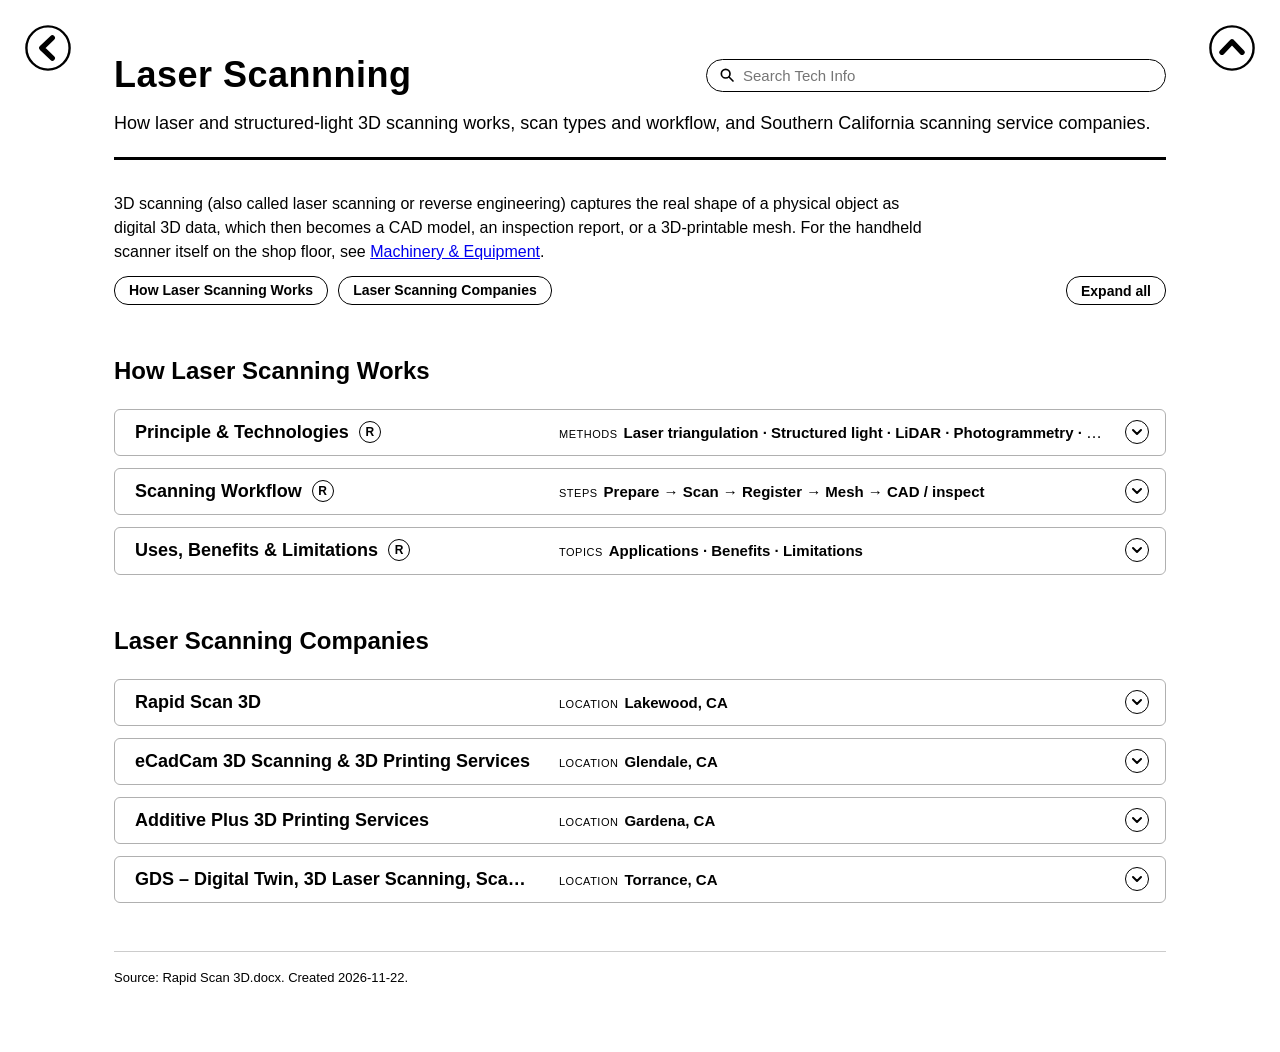
<file: html_pages/Laser_Scannning.html>
<!DOCTYPE html>
<html lang="en">
<head>
<meta charset="UTF-8">
<meta name="viewport" content="width=device-width, initial-scale=1.0">
<title>Laser Scannning</title>
<link rel="icon" type="image/png" href="../assets/tech_info.png">
<link rel="stylesheet" href="../assets/kb_style.css">
<script src="../kb_config.js"></script>
<script src="../assets/kb_common.js"></script>
</head>
<body>
<a class="return-arrow" href="../index.html" title="Back to Tech Info" aria-label="Back to Tech Info"><img src="../assets/return_arrow.svg" alt=""></a>
<div class="page">

  <header>
    <h1>Laser Scannning</h1>
    <p>How laser and structured-light 3D scanning works, scan types and workflow, and Southern California scanning service companies.</p>
  </header>

  <p class="intro">3D scanning (also called laser scanning or reverse engineering) captures the real shape of a physical object as digital 3D data, which then becomes a CAD model, an inspection report, or a 3D-printable mesh. For the handheld scanner itself on the shop floor, see <a href="Machinery_Equipment.html">Machinery &amp; Equipment</a>.</p>

  <nav class="section-nav" aria-label="Page sections">
    <a href="#how-it-works">How Laser Scanning Works</a>
    <a href="#companies">Laser Scanning Companies</a>
  </nav>

  <h2 id="how-it-works">How Laser Scanning Works</h2>
  <div class="rows">

    <article class="card row-card title-box">
      <div class="title-line"><h3>Principle &amp; Technologies</h3><span class="origin"><span class="label">Methods</span><span class="value">Laser triangulation · Structured light · LiDAR · Photogrammetry · CMM arm</span></span></div>
      <div class="more">
        <dl class="tl-list">
          <dt>Basic idea</dt><dd>A scanner measures the <strong>distance</strong> from itself to thousands of points on a part's surface, many times per second; software stitches those measurements into a <strong>point cloud</strong> that represents the part's true shape.</dd>
          <dt>Laser triangulation</dt><dd>A <strong>laser line or dot</strong> is projected onto the part; a camera next to the laser sees how the line bends over the surface. Knowing the fixed angle between laser and camera, geometry (<strong>triangulation</strong>) gives the distance to each point. This is the most common method in handheld industrial scanners.</dd>
          <dt>Structured light</dt><dd>A projector flashes a series of <strong>striped or coded light patterns</strong> instead of a laser; one or two cameras read how the stripes distort over the part. Captures a wide area in one shot (a "flash"), so it is fast and very accurate for stationary parts, but needs the part and scanner to stay still during the flash.</dd>
          <dt>LiDAR (time-of-flight)</dt><dd>Measures distance from the <strong>time a laser pulse takes to bounce back</strong>. Less accurate at short range than triangulation, but scans very large scenes or distances fast: buildings, sites, terrain (used for "Scan to BIM").</dd>
          <dt>Photogrammetry</dt><dd>Builds 3D geometry from many overlapping <strong>ordinary photographs</strong> instead of a laser or projector; low cost and good for large or textured objects, but less precise than laser or structured-light scanning.</dd>
          <dt>Articulated-arm / CMM scanning</dt><dd>A <strong>portable measuring arm</strong> (e.g., FARO) holds a laser-line probe on a jointed arm with encoders at each joint; combines point-probing accuracy with scanning speed, popular for inspection.</dd>
          <dt>Accuracy vs. range</dt><dd>In general, the <strong>shorter the range, the higher the accuracy</strong>: close-range laser/structured-light scanners reach a few microns to a few hundredths of a millimeter, while long-range LiDAR trades accuracy (millimeters or more) for coverage over an entire building or site.</dd>
        </dl>
      </div>
      <div class="recap" hidden>
        <table class="recap-table">
          <thead><tr><th>Item</th><th>Remember</th></tr></thead>
          <tbody>
            <tr><td>Core idea</td><td>Measure many points → build a <strong>point cloud</strong></td></tr>
            <tr><td>Laser triangulation</td><td>Laser line + camera, <strong>geometry</strong> gives distance</td></tr>
            <tr><td>Structured light</td><td><strong>Flash</strong> of coded stripes: fast, needs stillness</td></tr>
            <tr><td>LiDAR</td><td><strong>Time-of-flight</strong>: big scenes, less precise</td></tr>
            <tr><td>Photogrammetry</td><td>From <strong>photos</strong>, no laser</td></tr>
            <tr><td>Rule of thumb</td><td><strong>Shorter range = higher accuracy</strong></td></tr>
          </tbody>
        </table>
      </div>
    </article>

    <article class="card row-card title-box">
      <div class="title-line"><h3>Scanning Workflow</h3><span class="origin"><span class="label">Steps</span><span class="value">Prepare → Scan → Register → Mesh → CAD / inspect</span></span></div>
      <div class="more">
        <dl class="tl-list">
          <dt>1. Prepare the part</dt><dd>Clean the surface; shiny, dark, transparent, or black surfaces may need a thin, removable <strong>scanning spray</strong> (or matte powder) so the laser or light reflects evenly. Small <strong>positioning-target stickers</strong> placed on or around the part give the software fixed reference points.</dd>
          <dt>2. Scan</dt><dd>Sweep the scanner around the part (handheld) or step it between fixed positions (structured light on a tripod) until every surface is covered from enough angles.</dd>
          <dt>3. Register / align</dt><dd>Software stitches the individual passes or flashes into one <strong>aligned point cloud</strong>, using the target stickers or recognizable surface features as common reference points.</dd>
          <dt>4. Mesh</dt><dd>The point cloud is converted into a <strong>watertight mesh</strong> (triangles, usually saved as STL or OBJ) that represents the part's outer skin.</dd>
          <dt>5. CAD reconstruction or inspection</dt><dd>For <strong>reverse engineering</strong>, the mesh is rebuilt into an editable, parametric CAD model (STEP/IGES) in software such as Geomagic Design X. For <strong>inspection</strong>, the mesh is instead compared directly against the original CAD model to find deviations, with no rebuild needed.</dd>
        </dl>
      </div>
      <div class="recap" hidden>
        <table class="recap-table">
          <thead><tr><th>Item</th><th>Remember</th></tr></thead>
          <tbody>
            <tr><td>Workflow</td><td><strong>Scan → point cloud → mesh → CAD / inspect</strong></td></tr>
            <tr><td>Tricky surfaces</td><td>Shiny or dark parts need <strong>scanning spray</strong></td></tr>
            <tr><td>Targets</td><td>Sticker dots help the software <strong>align</strong> scans</td></tr>
            <tr><td>Reverse engineering</td><td>Mesh rebuilt into <strong>parametric CAD</strong></td></tr>
            <tr><td>Inspection</td><td>Mesh compared straight against <strong>CAD, no rebuild</strong></td></tr>
          </tbody>
        </table>
      </div>
    </article>

    <article class="card row-card title-box">
      <div class="title-line"><h3>Uses, Benefits &amp; Limitations</h3><span class="origin"><span class="label">Topics</span><span class="value">Applications · Benefits · Limitations</span></span></div>
      <div class="more">
        <dl class="tl-list">
          <dt>Applications</dt>
          <dd>
            <ul class="steps">
              <li><strong>Reverse engineering:</strong> recreating CAD for a part that has no drawings (legacy or discontinued components)</li>
              <li><strong>First-article and dimensional inspection:</strong> checking a produced part against its CAD model (GD&amp;T, deviation color maps)</li>
              <li><strong>Digital twin / Scan to BIM:</strong> digitizing buildings, plants, or large assemblies for facility and renovation work</li>
              <li><strong>Fit and tolerance checks:</strong> scanning a part, 3D printing or machining a mating piece, and verifying fit quickly</li>
              <li><strong>Quality control:</strong> comparing production parts to a reference across a batch</li>
            </ul>
          </dd>
          <dt>Benefits</dt><dd><strong>Non-contact and fast</strong> (captures complex, organic, or freeform shapes that are slow to measure by hand); produces data usable directly for <strong>CAD, 3D printing, or inspection reports</strong>; portable systems can scan parts too large or fixed in place to move.</dd>
          <dt>Limitations</dt><dd>Struggles with <strong>reflective, transparent, or very dark</strong> surfaces without surface prep; cannot see <strong>hidden or deep internal features</strong> (undercuts, bores) the scanner has no line of sight to; point clouds and meshes carry no design intent (no fillets, holes, or features as parametric data) until rebuilt into CAD; equipment and skilled processing are relatively costly.</dd>
        </dl>
      </div>
      <div class="recap" hidden>
        <table class="recap-table">
          <thead><tr><th>Item</th><th>Remember</th></tr></thead>
          <tbody>
            <tr><td>Best use</td><td><strong>Reverse engineering</strong> and <strong>inspection</strong></td></tr>
            <tr><td>Benefit</td><td><strong>Non-contact</strong>, captures complex shapes fast</td></tr>
            <tr><td>Limitation</td><td>No line of sight = <strong>no hidden features</strong></td></tr>
            <tr><td>Raw output</td><td>Mesh has <strong>no design intent</strong> until rebuilt</td></tr>
          </tbody>
        </table>
      </div>
    </article>

  </div>

  <h2 id="companies">Laser Scanning Companies</h2>
  <div class="rows">

    <article class="card row-card title-box">
      <div class="title-line"><h3>Rapid Scan 3D</h3><span class="origin"><span class="label">Location</span><span class="value">Lakewood, CA</span></span></div>
      <div class="more">
        <dl class="tl-list">
          <dt>Overview</dt><dd>Offers industrial 3D laser and structured-light scanning alongside hardware sales.</dd>
          <dt>Capabilities</dt><dd><strong>Precision metrology-grade scanning</strong>, scan-to-CAD reverse engineering, and first-article dimensional inspection.</dd>
          <dt>Deliverables</dt><dd>Point clouds, watertight meshes (STL/OBJ), and parametric CAD models (STEP/IGES).</dd>
          <dt>Service options</dt><dd>Offers both in-lab scanning for shipped/dropped-off parts and on-site mobile scanning across Southern California.</dd>
        </dl>
      </div>
    </article>

    <article class="card row-card title-box">
      <div class="title-line"><h3>eCadCam 3D Scanning &amp; 3D Printing Services</h3><span class="origin"><span class="label">Location</span><span class="value">Glendale, CA</span></span></div>
      <div class="more">
        <dl class="tl-list">
          <dt>Overview</dt><dd>Focuses on turning physical components into manufacturable CAD geometry and prototypes.</dd>
          <dt>Capabilities</dt><dd><strong>High-detail 3D part scanning</strong>, legacy component replication, and full parametric CAD reconstruction.</dd>
          <dt>Deliverables</dt><dd>Clean mesh files and editable native/neutral CAD formats suitable for CNC machining or injection molding.</dd>
          <dt>Integration</dt><dd>Combines scanning with in-house 3D printing to validate fit and tolerances immediately after capture.</dd>
        </dl>
      </div>
    </article>

    <article class="card row-card title-box">
      <div class="title-line"><h3>Additive Plus 3D Printing Services</h3><span class="origin"><span class="label">Location</span><span class="value">Gardena, CA</span></span></div>
      <div class="more">
        <dl class="tl-list">
          <dt>Overview</dt><dd>Provides engineering-driven 3D laser and structured-light scanning in the South Bay.</dd>
          <dt>Capabilities</dt><dd><strong>Sub-millimeter capture</strong> for small intricate parts up to full assemblies, including handling reflective or complex surfaces.</dd>
          <dt>Deliverables</dt><dd>STL, OBJ, STEP, IGES, native SolidWorks/Fusion 360 files, and dimensional deviation/QC inspection reports.</dd>
          <dt>Workflow</dt><dd>Supports NDA-protected projects with both local lab drop-off and on-site scanning.</dd>
        </dl>
      </div>
    </article>

    <article class="card row-card title-box">
      <div class="title-line"><h3>GDS &ndash; Digital Twin, 3D Laser Scanning, Scan to BIM &amp; Reverse Engineering</h3><span class="origin"><span class="label">Location</span><span class="value">Torrance, CA</span></span></div>
      <div class="more">
        <dl class="tl-list">
          <dt>Overview</dt><dd>Handles both industrial product reverse engineering and larger-scale laser digitization.</dd>
          <dt>Capabilities</dt><dd><strong>High-accuracy laser scanning</strong>, mechanical reverse engineering, and digital twin creation.</dd>
          <dt>Deliverables</dt><dd>Registered point clouds, 3D surface/solid models, and engineering documentation.</dd>
          <dt>Availability</dt><dd>Operates with flexible scheduling for industrial and commercial clients.</dd>
        </dl>
      </div>
    </article>

  </div>

  <footer>
    Source: Rapid Scan 3D.docx. Created 2026-11-22.
  </footer>

</div>
</body>
</html>
</file>
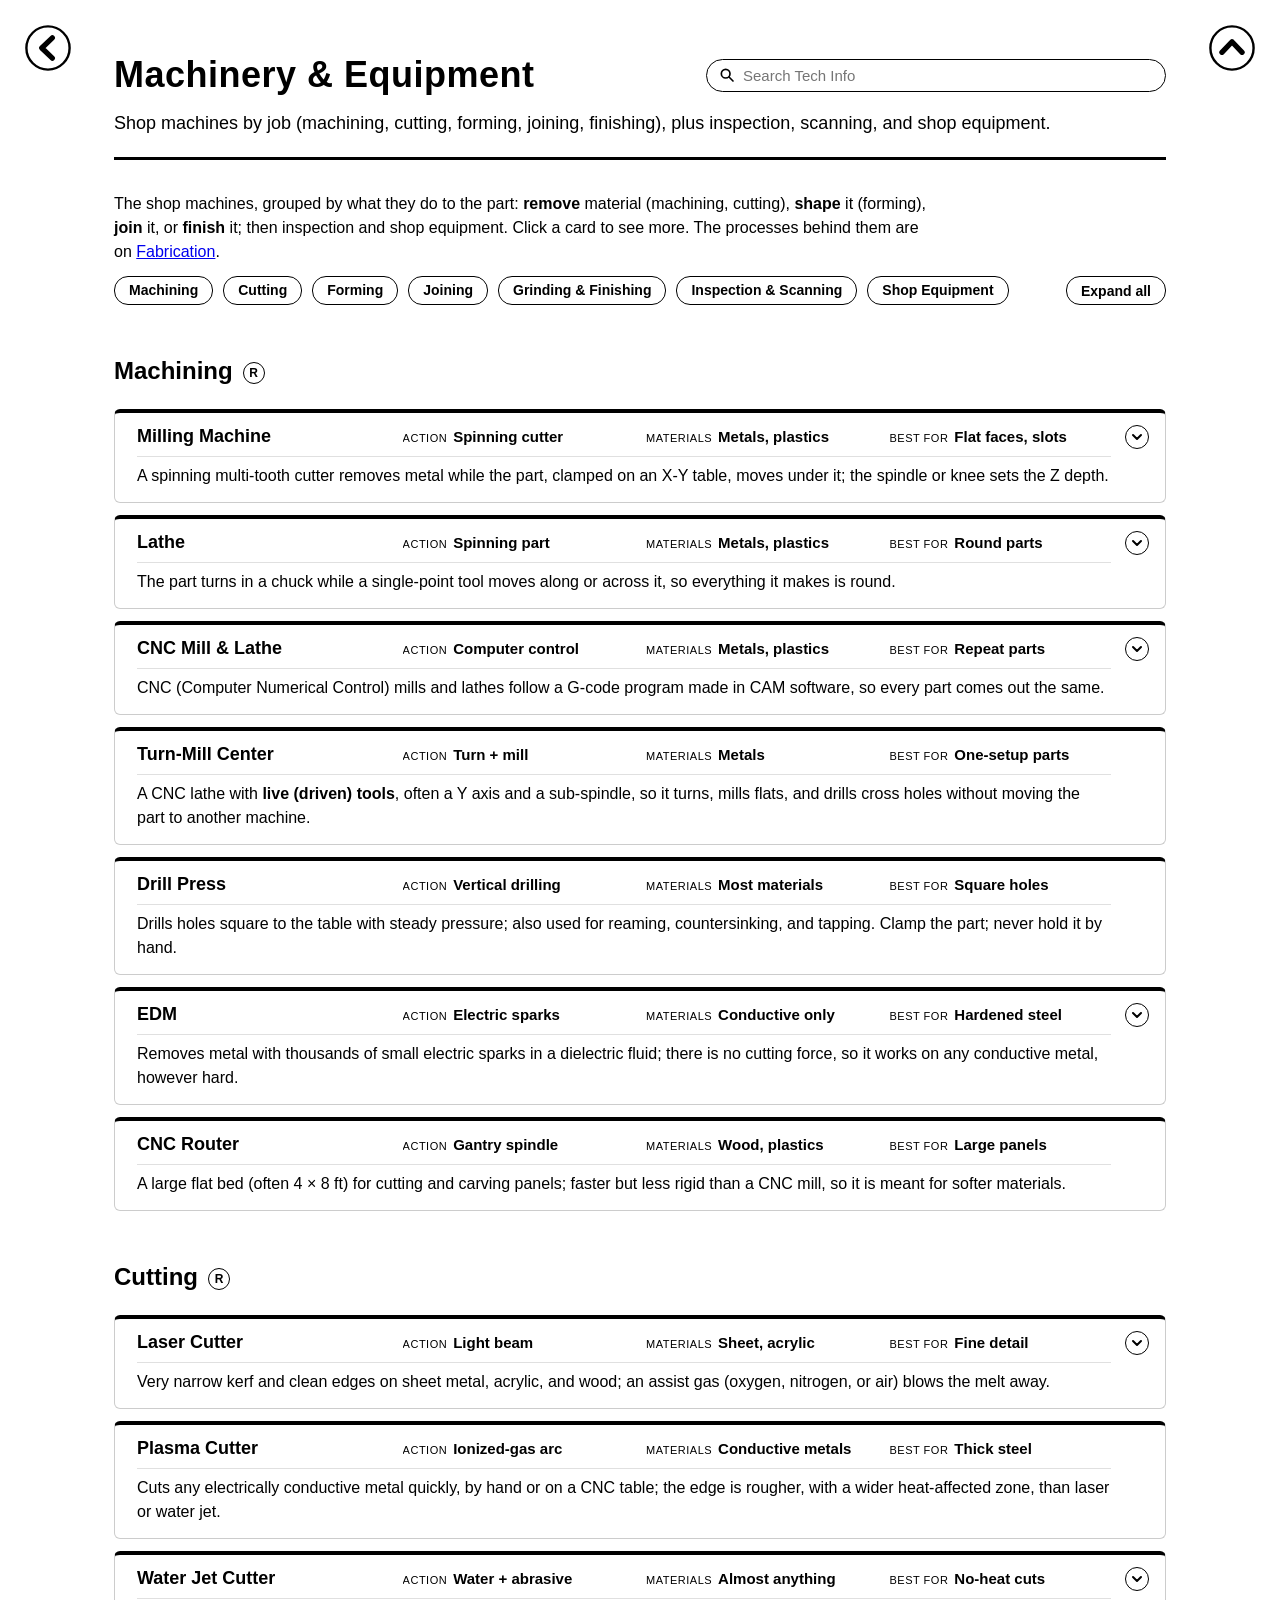
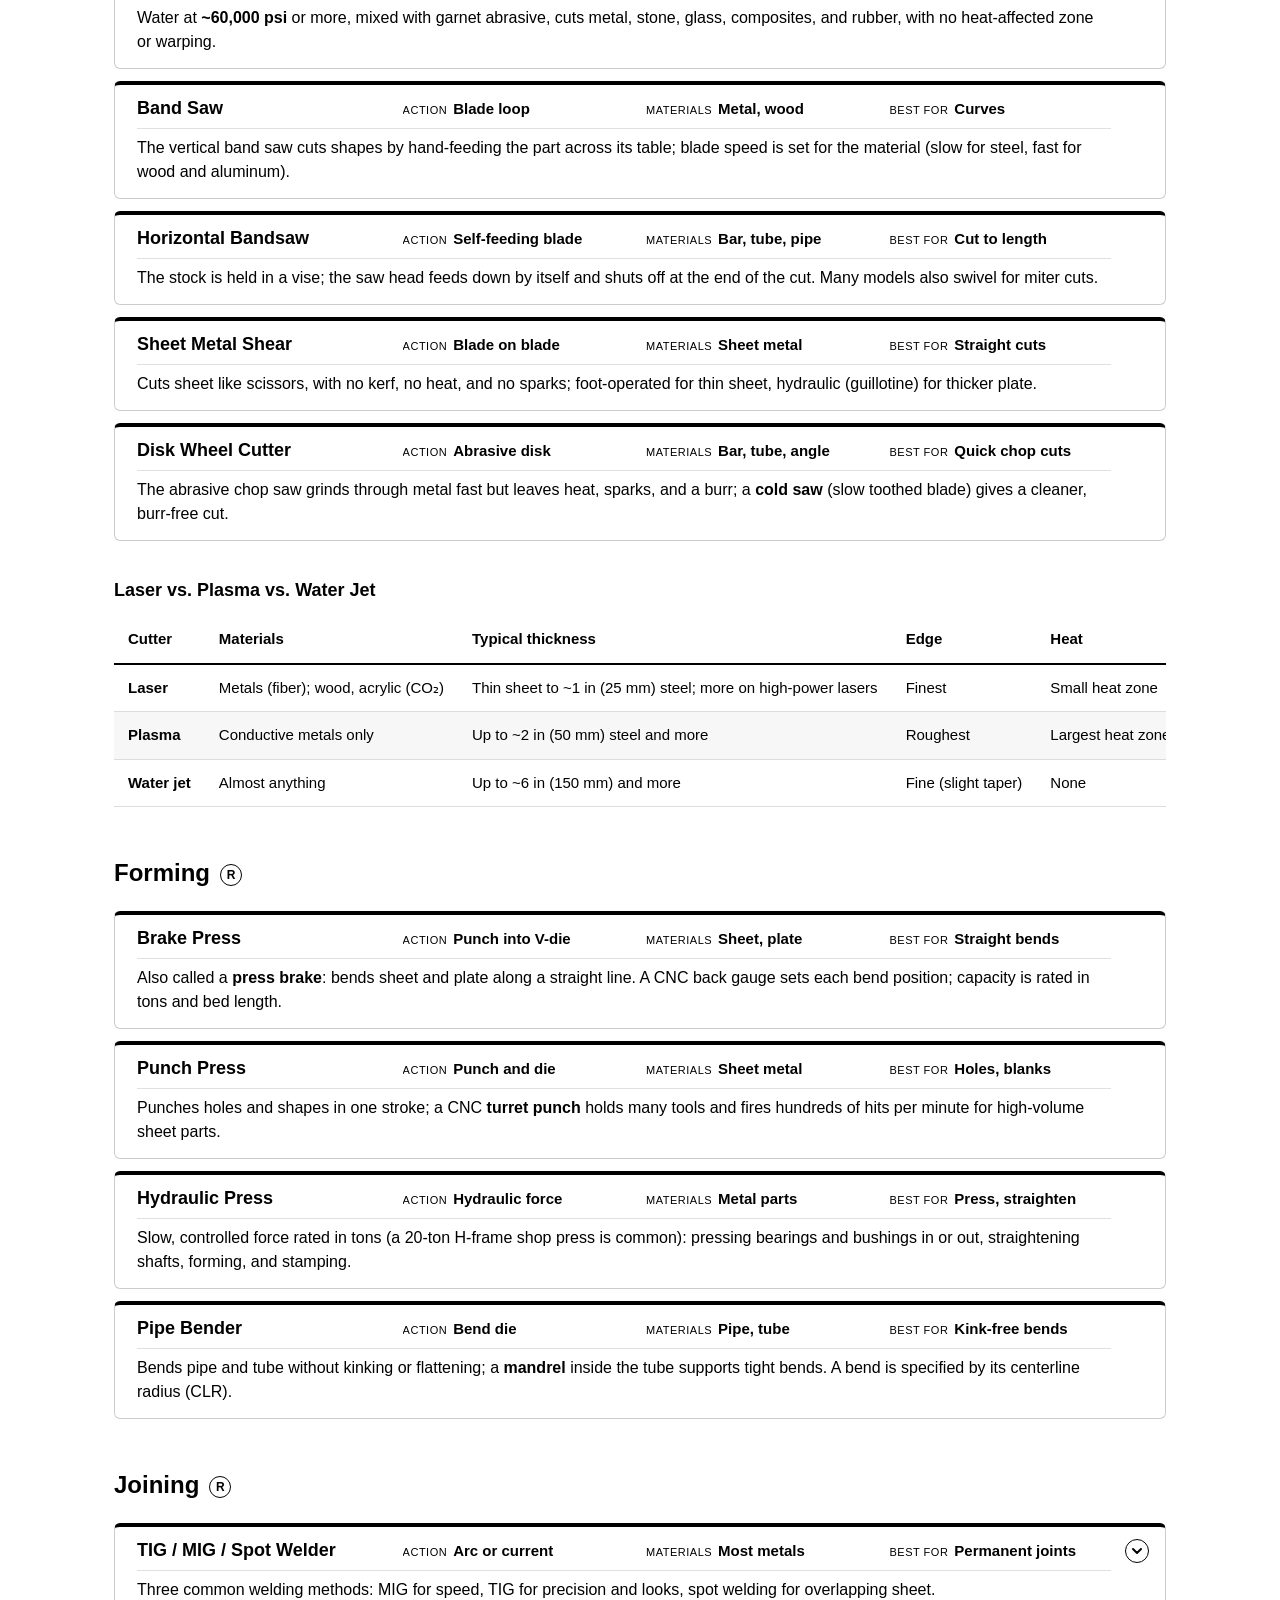
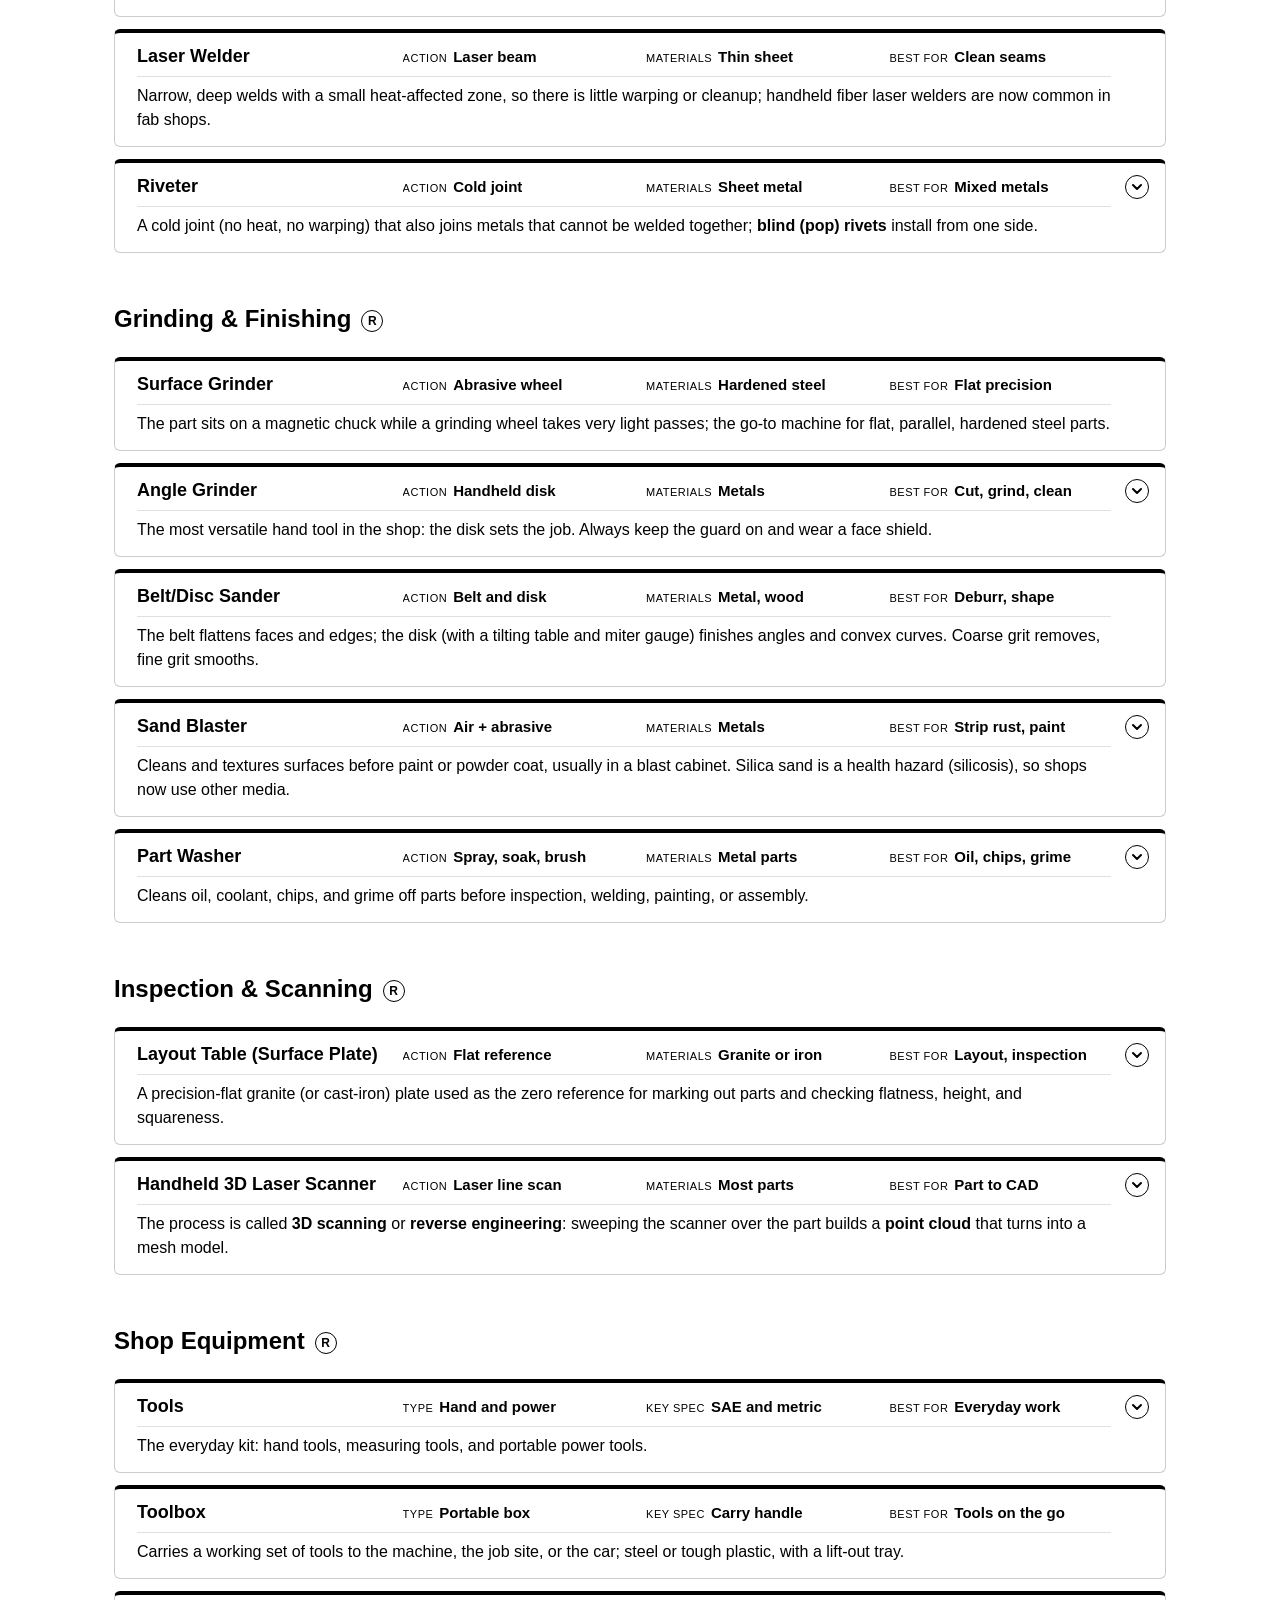
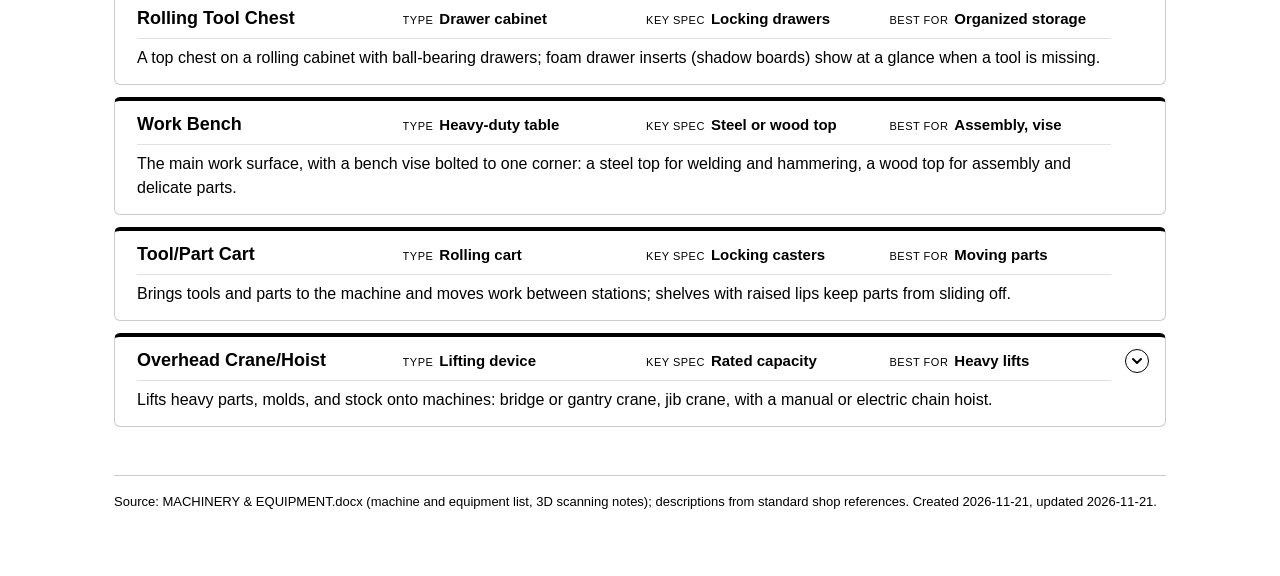
<file: html_pages/Machinery_Equipment.html>
<!DOCTYPE html>
<html lang="en">
<head>
<meta charset="UTF-8">
<meta name="viewport" content="width=device-width, initial-scale=1.0">
<title>Machinery &amp; Equipment</title>
<link rel="icon" type="image/png" href="../assets/tech_info.png">
<link rel="stylesheet" href="../assets/kb_style.css">
<script src="../kb_config.js"></script>
<script src="../assets/kb_common.js"></script>
</head>
<body>
<a class="return-arrow" href="../index.html" title="Back to Tech Info" aria-label="Back to Tech Info"><img src="../assets/return_arrow.svg" alt=""></a>
<div class="page">

  <header>
    <h1>Machinery &amp; Equipment</h1>
    <p>Shop machines by job (machining, cutting, forming, joining, finishing), plus inspection, scanning, and shop equipment.</p>
  </header>

  <p class="intro">The shop machines, grouped by what they do to the part: <strong>remove</strong> material (machining, cutting), <strong>shape</strong> it (forming), <strong>join</strong> it, or <strong>finish</strong> it; then inspection and shop equipment. Click a card to see more. The processes behind them are on <a href="Fabrication.html">Fabrication</a>.</p>

  <nav class="section-nav" aria-label="Page sections">
    <a href="#machining">Machining</a>
    <a href="#cutting">Cutting</a>
    <a href="#forming">Forming</a>
    <a href="#joining">Joining</a>
    <a href="#finishing">Grinding &amp; Finishing</a>
    <a href="#inspection">Inspection &amp; Scanning</a>
    <a href="#shop">Shop Equipment</a>
  </nav>

  <h2 id="machining">Machining</h2>
  <div class="recap" hidden>
    <table class="recap-table">
      <thead><tr><th>Item</th><th>Remember</th></tr></thead>
      <tbody>
        <tr><td>Mill</td><td>The <strong>tool spins</strong>, the part moves <em>(flat faces, pockets, slots)</em></td></tr>
        <tr><td>Lathe</td><td>The <strong>part spins</strong>, the tool moves <em>(round parts)</em></td></tr>
        <tr><td>CNC</td><td><strong>Computer</strong>-controlled: the same part every time</td></tr>
        <tr><td>Turn-mill</td><td>Lathe + mill in <strong>one setup</strong></td></tr>
        <tr><td>EDM</td><td>Cuts with <strong>sparks</strong>: any conductive metal, even hardened</td></tr>
        <tr><td>CNC router</td><td>Big, fast gantry for <strong>wood, plastic, sheet</strong></td></tr>
      </tbody>
    </table>
  </div>
  <div class="rows">

    <article class="card row-card">
      <div class="row-head">
        <h3>Milling Machine</h3>
        <div class="fact"><span class="label">Action</span><span class="value">Spinning cutter</span></div>
        <div class="fact"><span class="label">Materials</span><span class="value">Metals, plastics</span></div>
        <div class="fact"><span class="label">Best for</span><span class="value">Flat faces, slots</span></div>
      </div>
      <p class="desc">A spinning multi-tooth cutter removes metal while the part, clamped on an X-Y table, moves under it; the spindle or knee sets the Z depth.</p>
      <div class="more">
        <dl>
          <dt>Types</dt><dd><strong>Vertical</strong> (knee mill, the classic "Bridgeport" style) or <strong>horizontal</strong> spindle; manual or CNC.</dd>
          <dt>Tools</dt><dd>End mills, face mills, drills, reamers, taps; a digital readout (DRO) shows the table position.</dd>
        </dl>
      </div>
    </article>

    <article class="card row-card">
      <div class="row-head">
        <h3>Lathe</h3>
        <div class="fact"><span class="label">Action</span><span class="value">Spinning part</span></div>
        <div class="fact"><span class="label">Materials</span><span class="value">Metals, plastics</span></div>
        <div class="fact"><span class="label">Best for</span><span class="value">Round parts</span></div>
      </div>
      <p class="desc">The part turns in a chuck while a single-point tool moves along or across it, so everything it makes is round.</p>
      <div class="more">
        <dl>
          <dt>Operations</dt><dd><strong>Turning</strong> (outside diameter), <strong>facing</strong> (end), <strong>boring</strong> (inside), <strong>threading</strong>, drilling from the tailstock, knurling, parting off.</dd>
        </dl>
      </div>
    </article>

    <article class="card row-card">
      <div class="row-head">
        <h3>CNC Mill &amp; Lathe</h3>
        <div class="fact"><span class="label">Action</span><span class="value">Computer control</span></div>
        <div class="fact"><span class="label">Materials</span><span class="value">Metals, plastics</span></div>
        <div class="fact"><span class="label">Best for</span><span class="value">Repeat parts</span></div>
      </div>
      <p class="desc">CNC (Computer Numerical Control) mills and lathes follow a G-code program made in CAM software, so every part comes out the same.</p>
      <div class="more">
        <dl>
          <dt>Axes</dt><dd><strong>3-axis</strong> mill (X, Y, Z) for most parts; <strong>4- and 5-axis</strong> machines add rotation to reach several faces in one setup. Differences: <a href="Fabrication.html#axes">3-Axis vs. 5-Axis Machining</a>.</dd>
          <dt>Extras</dt><dd>Automatic tool changer, coolant, probing; a CNC lathe is often called a <strong>turning center</strong>.</dd>
        </dl>
      </div>
    </article>

    <article class="card row-card">
      <div class="row-head">
        <h3>Turn-Mill Center</h3>
        <div class="fact"><span class="label">Action</span><span class="value">Turn + mill</span></div>
        <div class="fact"><span class="label">Materials</span><span class="value">Metals</span></div>
        <div class="fact"><span class="label">Best for</span><span class="value">One-setup parts</span></div>
      </div>
      <p class="desc">A CNC lathe with <strong>live (driven) tools</strong>, often a Y axis and a sub-spindle, so it turns, mills flats, and drills cross holes without moving the part to another machine.</p>
    </article>

    <article class="card row-card">
      <div class="row-head">
        <h3>Drill Press</h3>
        <div class="fact"><span class="label">Action</span><span class="value">Vertical drilling</span></div>
        <div class="fact"><span class="label">Materials</span><span class="value">Most materials</span></div>
        <div class="fact"><span class="label">Best for</span><span class="value">Square holes</span></div>
      </div>
      <p class="desc">Drills holes square to the table with steady pressure; also used for reaming, countersinking, and tapping. Clamp the part; never hold it by hand.</p>
    </article>

    <article class="card row-card">
      <div class="row-head">
        <h3>EDM</h3>
        <div class="fact"><span class="label">Action</span><span class="value">Electric sparks</span></div>
        <div class="fact"><span class="label">Materials</span><span class="value">Conductive only</span></div>
        <div class="fact"><span class="label">Best for</span><span class="value">Hardened steel</span></div>
      </div>
      <p class="desc">Removes metal with thousands of small electric sparks in a dielectric fluid; there is no cutting force, so it works on any conductive metal, however hard.</p>
      <div class="more">
        <dl>
          <dt>Wire EDM</dt><dd>A thin brass wire cuts through profiles (punches, dies, gears) with very tight tolerances.</dd>
          <dt>Sinker (ram) EDM</dt><dd>A shaped electrode "burns" its mirror image into the part: mold cavities, blind pockets.</dd>
          <dt>Hole-drill EDM</dt><dd>Fast small holes, e.g. the start hole for a wire EDM cut.</dd>
          <dt>Limits</dt><dd>Slow; conductive materials only.</dd>
        </dl>
      </div>
    </article>

    <article class="card row-card">
      <div class="row-head">
        <h3>CNC Router</h3>
        <div class="fact"><span class="label">Action</span><span class="value">Gantry spindle</span></div>
        <div class="fact"><span class="label">Materials</span><span class="value">Wood, plastics</span></div>
        <div class="fact"><span class="label">Best for</span><span class="value">Large panels</span></div>
      </div>
      <p class="desc">A large flat bed (often 4 × 8 ft) for cutting and carving panels; faster but less rigid than a CNC mill, so it is meant for softer materials.</p>
    </article>

  </div>

  <h2 id="cutting">Cutting</h2>
  <div class="recap" hidden>
    <table class="recap-table">
      <thead><tr><th>Item</th><th>Remember</th></tr></thead>
      <tbody>
        <tr><td>Laser</td><td><strong>Finest</strong> cut on thin to medium sheet</td></tr>
        <tr><td>Plasma</td><td><strong>Fast and cheap</strong> on thick steel; <strong>metal only</strong></td></tr>
        <tr><td>Water jet</td><td>Cuts <strong>almost anything</strong>, <strong>no heat</strong>; slowest</td></tr>
        <tr><td>Band saw</td><td>Vertical = <strong>curves</strong>; horizontal = bar <strong>to length</strong></td></tr>
        <tr><td>Shear</td><td><strong>Straight</strong> sheet cuts, no kerf, no heat</td></tr>
        <tr><td>Cut-off wheel</td><td>Quick <strong>abrasive</strong> chop cuts <em>(sparks and burrs)</em></td></tr>
      </tbody>
    </table>
  </div>
  <div class="rows">

    <article class="card row-card">
      <div class="row-head">
        <h3>Laser Cutter</h3>
        <div class="fact"><span class="label">Action</span><span class="value">Light beam</span></div>
        <div class="fact"><span class="label">Materials</span><span class="value">Sheet, acrylic</span></div>
        <div class="fact"><span class="label">Best for</span><span class="value">Fine detail</span></div>
      </div>
      <p class="desc">Very narrow kerf and clean edges on sheet metal, acrylic, and wood; an assist gas (oxygen, nitrogen, or air) blows the melt away.</p>
      <div class="more">
        <dl>
          <dt>Types</dt><dd><strong>Fiber</strong> lasers for metals (steel, stainless, aluminum); <strong>CO₂</strong> lasers for wood, acrylic, and other non-metals.</dd>
          <dt>Caution</dt><dd>Never cut <strong>PVC</strong> or vinyl: it releases toxic, corrosive chlorine gas.</dd>
        </dl>
      </div>
    </article>

    <article class="card row-card">
      <div class="row-head">
        <h3>Plasma Cutter</h3>
        <div class="fact"><span class="label">Action</span><span class="value">Ionized-gas arc</span></div>
        <div class="fact"><span class="label">Materials</span><span class="value">Conductive metals</span></div>
        <div class="fact"><span class="label">Best for</span><span class="value">Thick steel</span></div>
      </div>
      <p class="desc">Cuts any electrically conductive metal quickly, by hand or on a CNC table; the edge is rougher, with a wider heat-affected zone, than laser or water jet.</p>
    </article>

    <article class="card row-card">
      <div class="row-head">
        <h3>Water Jet Cutter</h3>
        <div class="fact"><span class="label">Action</span><span class="value">Water + abrasive</span></div>
        <div class="fact"><span class="label">Materials</span><span class="value">Almost anything</span></div>
        <div class="fact"><span class="label">Best for</span><span class="value">No-heat cuts</span></div>
      </div>
      <p class="desc">Water at <strong>~60,000 psi</strong> or more, mixed with garnet abrasive, cuts metal, stone, glass, composites, and rubber, with no heat-affected zone or warping.</p>
      <div class="more">
        <dl>
          <dt>Pure water jet</dt><dd>Without abrasive, for soft materials: foam, rubber, gaskets, food.</dd>
          <dt>Limits</dt><dd>Slower and costlier to run than plasma; slight taper on thick cuts.</dd>
        </dl>
      </div>
    </article>

    <article class="card row-card">
      <div class="row-head">
        <h3>Band Saw</h3>
        <div class="fact"><span class="label">Action</span><span class="value">Blade loop</span></div>
        <div class="fact"><span class="label">Materials</span><span class="value">Metal, wood</span></div>
        <div class="fact"><span class="label">Best for</span><span class="value">Curves</span></div>
      </div>
      <p class="desc">The vertical band saw cuts shapes by hand-feeding the part across its table; blade speed is set for the material (slow for steel, fast for wood and aluminum).</p>
    </article>

    <article class="card row-card">
      <div class="row-head">
        <h3>Horizontal Bandsaw</h3>
        <div class="fact"><span class="label">Action</span><span class="value">Self-feeding blade</span></div>
        <div class="fact"><span class="label">Materials</span><span class="value">Bar, tube, pipe</span></div>
        <div class="fact"><span class="label">Best for</span><span class="value">Cut to length</span></div>
      </div>
      <p class="desc">The stock is held in a vise; the saw head feeds down by itself and shuts off at the end of the cut. Many models also swivel for miter cuts.</p>
    </article>

    <article class="card row-card">
      <div class="row-head">
        <h3>Sheet Metal Shear</h3>
        <div class="fact"><span class="label">Action</span><span class="value">Blade on blade</span></div>
        <div class="fact"><span class="label">Materials</span><span class="value">Sheet metal</span></div>
        <div class="fact"><span class="label">Best for</span><span class="value">Straight cuts</span></div>
      </div>
      <p class="desc">Cuts sheet like scissors, with no kerf, no heat, and no sparks; foot-operated for thin sheet, hydraulic (guillotine) for thicker plate.</p>
    </article>

    <article class="card row-card">
      <div class="row-head">
        <h3>Disk Wheel Cutter</h3>
        <div class="fact"><span class="label">Action</span><span class="value">Abrasive disk</span></div>
        <div class="fact"><span class="label">Materials</span><span class="value">Bar, tube, angle</span></div>
        <div class="fact"><span class="label">Best for</span><span class="value">Quick chop cuts</span></div>
      </div>
      <p class="desc">The abrasive chop saw grinds through metal fast but leaves heat, sparks, and a burr; a <strong>cold saw</strong> (slow toothed blade) gives a cleaner, burr-free cut.</p>
    </article>

  </div>

  <p class="table-title">Laser vs. Plasma vs. Water Jet</p>
  <div class="table-wrap">
    <table>
      <thead>
        <tr><th>Cutter</th><th>Materials</th><th>Typical thickness</th><th>Edge</th><th>Heat</th><th>Cost to run</th></tr>
      </thead>
      <tbody>
        <tr><td><strong>Laser</strong></td><td>Metals (fiber); wood, acrylic (CO₂)</td><td>Thin sheet to ~1 in (25 mm) steel; more on high-power lasers</td><td>Finest</td><td>Small heat zone</td><td>Medium</td></tr>
        <tr><td><strong>Plasma</strong></td><td>Conductive metals only</td><td>Up to ~2 in (50 mm) steel and more</td><td>Roughest</td><td>Largest heat zone</td><td>Lowest</td></tr>
        <tr><td><strong>Water jet</strong></td><td>Almost anything</td><td>Up to ~6 in (150 mm) and more</td><td>Fine (slight taper)</td><td>None</td><td>Highest</td></tr>
      </tbody>
    </table>
  </div>

  <h2 id="forming">Forming</h2>
  <div class="recap" hidden>
    <table class="recap-table">
      <thead><tr><th>Item</th><th>Remember</th></tr></thead>
      <tbody>
        <tr><td>Brake press</td><td><strong>Bends</strong> sheet along a straight line</td></tr>
        <tr><td>Punch press</td><td><strong>Punches</strong> holes and shapes in sheet</td></tr>
        <tr><td>Hydraulic press</td><td><strong>Raw force</strong> in tons: press, straighten, form</td></tr>
        <tr><td>Pipe bender</td><td>Bends tube <strong>without kinking</strong></td></tr>
      </tbody>
    </table>
  </div>
  <div class="rows">

    <article class="card row-card">
      <div class="row-head">
        <h3>Brake Press</h3>
        <div class="fact"><span class="label">Action</span><span class="value">Punch into V-die</span></div>
        <div class="fact"><span class="label">Materials</span><span class="value">Sheet, plate</span></div>
        <div class="fact"><span class="label">Best for</span><span class="value">Straight bends</span></div>
      </div>
      <p class="desc">Also called a <strong>press brake</strong>: bends sheet and plate along a straight line. A CNC back gauge sets each bend position; capacity is rated in tons and bed length.</p>
    </article>

    <article class="card row-card">
      <div class="row-head">
        <h3>Punch Press</h3>
        <div class="fact"><span class="label">Action</span><span class="value">Punch and die</span></div>
        <div class="fact"><span class="label">Materials</span><span class="value">Sheet metal</span></div>
        <div class="fact"><span class="label">Best for</span><span class="value">Holes, blanks</span></div>
      </div>
      <p class="desc">Punches holes and shapes in one stroke; a CNC <strong>turret punch</strong> holds many tools and fires hundreds of hits per minute for high-volume sheet parts.</p>
    </article>

    <article class="card row-card">
      <div class="row-head">
        <h3>Hydraulic Press</h3>
        <div class="fact"><span class="label">Action</span><span class="value">Hydraulic force</span></div>
        <div class="fact"><span class="label">Materials</span><span class="value">Metal parts</span></div>
        <div class="fact"><span class="label">Best for</span><span class="value">Press, straighten</span></div>
      </div>
      <p class="desc">Slow, controlled force rated in tons (a 20-ton H-frame shop press is common): pressing bearings and bushings in or out, straightening shafts, forming, and stamping.</p>
    </article>

    <article class="card row-card">
      <div class="row-head">
        <h3>Pipe Bender</h3>
        <div class="fact"><span class="label">Action</span><span class="value">Bend die</span></div>
        <div class="fact"><span class="label">Materials</span><span class="value">Pipe, tube</span></div>
        <div class="fact"><span class="label">Best for</span><span class="value">Kink-free bends</span></div>
      </div>
      <p class="desc">Bends pipe and tube without kinking or flattening; a <strong>mandrel</strong> inside the tube supports tight bends. A bend is specified by its centerline radius (CLR).</p>
    </article>

  </div>

  <h2 id="joining">Joining</h2>
  <div class="recap" hidden>
    <table class="recap-table">
      <thead><tr><th>Item</th><th>Remember</th></tr></thead>
      <tbody>
        <tr><td>MIG</td><td><strong>Wire-fed</strong>: fastest and easiest <em>(the "glue gun")</em></td></tr>
        <tr><td>TIG</td><td><strong>Cleanest</strong> and most precise; aluminum and stainless</td></tr>
        <tr><td>Spot</td><td>Clamp + current: <strong>overlapping sheets</strong>, no filler</td></tr>
        <tr><td>Laser welder</td><td>Narrow weld, <strong>little heat</strong>, little warping</td></tr>
        <tr><td>Rivets</td><td><strong>No heat</strong>; join different metals <em>(pop rivets from one side)</em></td></tr>
      </tbody>
    </table>
  </div>
  <div class="rows">

    <article class="card row-card">
      <div class="row-head">
        <h3>TIG / MIG / Spot Welder</h3>
        <div class="fact"><span class="label">Action</span><span class="value">Arc or current</span></div>
        <div class="fact"><span class="label">Materials</span><span class="value">Most metals</span></div>
        <div class="fact"><span class="label">Best for</span><span class="value">Permanent joints</span></div>
      </div>
      <p class="desc">Three common welding methods: MIG for speed, TIG for precision and looks, spot welding for overlapping sheet.</p>
      <div class="more">
        <dl>
          <dt>MIG (GMAW)</dt><dd>Wire electrode fed through the gun with shielding gas (often 75% argon / 25% CO₂ for steel); fast, easy to learn, the workhorse of steel fabrication.</dd>
          <dt>TIG (GTAW)</dt><dd>Non-consumable <strong>tungsten</strong> electrode, filler rod added by hand, pure argon; slow but the cleanest, most precise welds; best for thin metal, <strong>aluminum</strong>, and <strong>stainless</strong>.</dd>
          <dt>Spot (resistance)</dt><dd>Two copper electrodes clamp overlapping sheets and pass a high current that melts a small "nugget"; no filler or gas; car bodies and sheet metal.</dd>
          <dt>Stick (SMAW)</dt><dd>Also common: flux-coated rod, no gas bottle; good outdoors and on dirty or rusty steel.</dd>
        </dl>
      </div>
    </article>

    <article class="card row-card">
      <div class="row-head">
        <h3>Laser Welder</h3>
        <div class="fact"><span class="label">Action</span><span class="value">Laser beam</span></div>
        <div class="fact"><span class="label">Materials</span><span class="value">Thin sheet</span></div>
        <div class="fact"><span class="label">Best for</span><span class="value">Clean seams</span></div>
      </div>
      <p class="desc">Narrow, deep welds with a small heat-affected zone, so there is little warping or cleanup; handheld fiber laser welders are now common in fab shops.</p>
    </article>

    <article class="card row-card">
      <div class="row-head">
        <h3>Riveter</h3>
        <div class="fact"><span class="label">Action</span><span class="value">Cold joint</span></div>
        <div class="fact"><span class="label">Materials</span><span class="value">Sheet metal</span></div>
        <div class="fact"><span class="label">Best for</span><span class="value">Mixed metals</span></div>
      </div>
      <p class="desc">A cold joint (no heat, no warping) that also joins metals that cannot be welded together; <strong>blind (pop) rivets</strong> install from one side.</p>
      <div class="more">
        <dl>
          <dt>Solid rivets</dt><dd>Set with a pneumatic rivet gun and a bucking bar on the far side; the standard on aircraft.</dd>
        </dl>
      </div>
    </article>

  </div>

  <h2 id="finishing">Grinding &amp; Finishing</h2>
  <div class="recap" hidden>
    <table class="recap-table">
      <thead><tr><th>Item</th><th>Remember</th></tr></thead>
      <tbody>
        <tr><td>Surface grinder</td><td><strong>Flattest</strong>, most precise surface; hardened steel</td></tr>
        <tr><td>Angle grinder</td><td>Hand tool that <strong>cuts, grinds, and cleans</strong> <em>(change the disk)</em></td></tr>
        <tr><td>Belt / disc sander</td><td>Belt = <strong>flat</strong> faces; disc = <strong>edges and angles</strong></td></tr>
        <tr><td>Sand blaster</td><td>Strips <strong>rust and paint</strong>; preps for coating</td></tr>
        <tr><td>Part washer</td><td><strong>Cleans</strong> oil and chips before the next step</td></tr>
      </tbody>
    </table>
  </div>
  <div class="rows">

    <article class="card row-card">
      <div class="row-head">
        <h3>Surface Grinder</h3>
        <div class="fact"><span class="label">Action</span><span class="value">Abrasive wheel</span></div>
        <div class="fact"><span class="label">Materials</span><span class="value">Hardened steel</span></div>
        <div class="fact"><span class="label">Best for</span><span class="value">Flat precision</span></div>
      </div>
      <p class="desc">The part sits on a magnetic chuck while a grinding wheel takes very light passes; the go-to machine for flat, parallel, hardened steel parts.</p>
    </article>

    <article class="card row-card">
      <div class="row-head">
        <h3>Angle Grinder</h3>
        <div class="fact"><span class="label">Action</span><span class="value">Handheld disk</span></div>
        <div class="fact"><span class="label">Materials</span><span class="value">Metals</span></div>
        <div class="fact"><span class="label">Best for</span><span class="value">Cut, grind, clean</span></div>
      </div>
      <p class="desc">The most versatile hand tool in the shop: the disk sets the job. Always keep the guard on and wear a face shield.</p>
      <div class="more">
        <dl>
          <dt>Disks</dt><dd><strong>Cut-off</strong> wheel (cutting), <strong>grinding</strong> wheel (weld removal), <strong>flap</strong> disk (blending, finishing), <strong>wire</strong> wheel (rust and paint), surface-conditioning pads.</dd>
        </dl>
      </div>
    </article>

    <article class="card row-card">
      <div class="row-head">
        <h3>Belt/Disc Sander</h3>
        <div class="fact"><span class="label">Action</span><span class="value">Belt and disk</span></div>
        <div class="fact"><span class="label">Materials</span><span class="value">Metal, wood</span></div>
        <div class="fact"><span class="label">Best for</span><span class="value">Deburr, shape</span></div>
      </div>
      <p class="desc">The belt flattens faces and edges; the disk (with a tilting table and miter gauge) finishes angles and convex curves. Coarse grit removes, fine grit smooths.</p>
    </article>

    <article class="card row-card">
      <div class="row-head">
        <h3>Sand Blaster</h3>
        <div class="fact"><span class="label">Action</span><span class="value">Air + abrasive</span></div>
        <div class="fact"><span class="label">Materials</span><span class="value">Metals</span></div>
        <div class="fact"><span class="label">Best for</span><span class="value">Strip rust, paint</span></div>
      </div>
      <p class="desc">Cleans and textures surfaces before paint or powder coat, usually in a blast cabinet. Silica sand is a health hazard (silicosis), so shops now use other media.</p>
      <div class="more">
        <dl>
          <dt>Media</dt><dd><strong>Aluminum oxide</strong> (aggressive), <strong>glass bead</strong> (satin finish), <strong>walnut shell</strong> or plastic (gentle), <strong>steel grit</strong>.</dd>
          <dt>See also</dt><dd>Tumbling, for finishing many small parts at once, and all part finishes: <a href="Fabrication.html#finishing">Fabrication</a>.</dd>
        </dl>
      </div>
    </article>

    <article class="card row-card">
      <div class="row-head">
        <h3>Part Washer</h3>
        <div class="fact"><span class="label">Action</span><span class="value">Spray, soak, brush</span></div>
        <div class="fact"><span class="label">Materials</span><span class="value">Metal parts</span></div>
        <div class="fact"><span class="label">Best for</span><span class="value">Oil, chips, grime</span></div>
      </div>
      <p class="desc">Cleans oil, coolant, chips, and grime off parts before inspection, welding, painting, or assembly.</p>
      <div class="more">
        <dl>
          <dt>Types</dt><dd><strong>Solvent sink</strong> washer (brush and recirculating solvent); <strong>aqueous</strong> spray cabinet (hot water and detergent); <strong>ultrasonic</strong> tank for small, precise parts and blind holes.</dd>
        </dl>
      </div>
    </article>

  </div>

  <h2 id="inspection">Inspection &amp; Scanning</h2>
  <div class="recap" hidden>
    <table class="recap-table">
      <thead><tr><th>Item</th><th>Remember</th></tr></thead>
      <tbody>
        <tr><td>Surface plate</td><td>The <strong>flat zero</strong> for layout and measuring <em>(never a workbench)</em></td></tr>
        <tr><td>3D scanner</td><td>Part → <strong>point cloud</strong> → <strong>mesh</strong> → <strong>CAD</strong></td></tr>
        <tr><td>Reverse engineering</td><td>Making a CAD model <strong>from a real part</strong></td></tr>
      </tbody>
    </table>
  </div>
  <div class="rows">

    <article class="card row-card">
      <div class="row-head">
        <h3>Layout Table (Surface Plate)</h3>
        <div class="fact"><span class="label">Action</span><span class="value">Flat reference</span></div>
        <div class="fact"><span class="label">Materials</span><span class="value">Granite or iron</span></div>
        <div class="fact"><span class="label">Best for</span><span class="value">Layout, inspection</span></div>
      </div>
      <p class="desc">A precision-flat granite (or cast-iron) plate used as the zero reference for marking out parts and checking flatness, height, and squareness.</p>
      <div class="more">
        <dl>
          <dt>Used with</dt><dd><strong>Height gauge</strong> and layout fluid (Dykem) for scribing lines; dial and test <strong>indicators</strong>, squares, gauge blocks, V-blocks.</dd>
          <dt>Grades</dt><dd><strong>AA</strong> (laboratory), <strong>A</strong> (inspection), <strong>B</strong> (toolroom).</dd>
          <dt>Care</dt><dd>Keep it clean and covered; never hammer, weld, or stack parts on it.</dd>
        </dl>
      </div>
    </article>

    <article class="card row-card">
      <div class="row-head">
        <h3>Handheld 3D Laser Scanner</h3>
        <div class="fact"><span class="label">Action</span><span class="value">Laser line scan</span></div>
        <div class="fact"><span class="label">Materials</span><span class="value">Most parts</span></div>
        <div class="fact"><span class="label">Best for</span><span class="value">Part to CAD</span></div>
      </div>
      <p class="desc">The process is called <strong>3D scanning</strong> or <strong>reverse engineering</strong>: sweeping the scanner over the part builds a <strong>point cloud</strong> that turns into a mesh model.</p>
      <div class="more">
        <dl>
          <dt>Workflow</dt><dd><strong>Scan</strong> (point cloud) → <strong>mesh</strong> (STL) → <strong>CAD model</strong> you can edit, with software like <strong>Geomagic Design X</strong>; also used to inspect a part against its CAD model.</dd>
          <dt>Examples</dt><dd><strong>Creaform HandySCAN</strong>; <strong>FARO</strong> portable measuring arms with a laser line probe.</dd>
          <dt>Tips</dt><dd>Shiny, dark, or clear surfaces may need a thin scanning spray; many handheld scanners use small positioning-target stickers on or around the part.</dd>
        </dl>
      </div>
    </article>

  </div>

  <h2 id="shop">Shop Equipment</h2>
  <div class="recap" hidden>
    <table class="recap-table">
      <thead><tr><th>Item</th><th>Remember</th></tr></thead>
      <tbody>
        <tr><td>Storage</td><td><strong>Toolbox</strong> to carry; <strong>tool chest</strong> to organize</td></tr>
        <tr><td>Work bench</td><td><strong>Steel</strong> top for welding; <strong>vise</strong> bolted on</td></tr>
        <tr><td>Carts</td><td><strong>Locking casters</strong></td></tr>
        <tr><td>Crane / hoist</td><td>Never over <strong>rated capacity</strong>; never <strong>under the load</strong></td></tr>
      </tbody>
    </table>
  </div>
  <div class="rows">

    <article class="card row-card">
      <div class="row-head">
        <h3>Tools</h3>
        <div class="fact"><span class="label">Type</span><span class="value">Hand and power</span></div>
        <div class="fact"><span class="label">Key spec</span><span class="value">SAE and metric</span></div>
        <div class="fact"><span class="label">Best for</span><span class="value">Everyday work</span></div>
      </div>
      <p class="desc">The everyday kit: hand tools, measuring tools, and portable power tools.</p>
      <div class="more">
        <dl>
          <dt>Hand tools</dt><dd>Wrenches, sockets, screwdrivers, pliers, hammers, files, clamps, taps and dies, deburring tools.</dd>
          <dt>Measuring</dt><dd>Calipers, micrometers, steel rule, squares, protractor, height gauge, dial indicators, thread gauges.</dd>
          <dt>Power tools</dt><dd>Drill, impact driver, angle grinder, reciprocating saw, die grinder.</dd>
        </dl>
      </div>
    </article>

    <article class="card row-card">
      <div class="row-head">
        <h3>Toolbox</h3>
        <div class="fact"><span class="label">Type</span><span class="value">Portable box</span></div>
        <div class="fact"><span class="label">Key spec</span><span class="value">Carry handle</span></div>
        <div class="fact"><span class="label">Best for</span><span class="value">Tools on the go</span></div>
      </div>
      <p class="desc">Carries a working set of tools to the machine, the job site, or the car; steel or tough plastic, with a lift-out tray.</p>
    </article>

    <article class="card row-card">
      <div class="row-head">
        <h3>Rolling Tool Chest</h3>
        <div class="fact"><span class="label">Type</span><span class="value">Drawer cabinet</span></div>
        <div class="fact"><span class="label">Key spec</span><span class="value">Locking drawers</span></div>
        <div class="fact"><span class="label">Best for</span><span class="value">Organized storage</span></div>
      </div>
      <p class="desc">A top chest on a rolling cabinet with ball-bearing drawers; foam drawer inserts (shadow boards) show at a glance when a tool is missing.</p>
    </article>

    <article class="card row-card">
      <div class="row-head">
        <h3>Work Bench</h3>
        <div class="fact"><span class="label">Type</span><span class="value">Heavy-duty table</span></div>
        <div class="fact"><span class="label">Key spec</span><span class="value">Steel or wood top</span></div>
        <div class="fact"><span class="label">Best for</span><span class="value">Assembly, vise</span></div>
      </div>
      <p class="desc">The main work surface, with a bench vise bolted to one corner: a steel top for welding and hammering, a wood top for assembly and delicate parts.</p>
    </article>

    <article class="card row-card">
      <div class="row-head">
        <h3>Tool/Part Cart</h3>
        <div class="fact"><span class="label">Type</span><span class="value">Rolling cart</span></div>
        <div class="fact"><span class="label">Key spec</span><span class="value">Locking casters</span></div>
        <div class="fact"><span class="label">Best for</span><span class="value">Moving parts</span></div>
      </div>
      <p class="desc">Brings tools and parts to the machine and moves work between stations; shelves with raised lips keep parts from sliding off.</p>
    </article>

    <article class="card row-card">
      <div class="row-head">
        <h3>Overhead Crane/Hoist</h3>
        <div class="fact"><span class="label">Type</span><span class="value">Lifting device</span></div>
        <div class="fact"><span class="label">Key spec</span><span class="value">Rated capacity</span></div>
        <div class="fact"><span class="label">Best for</span><span class="value">Heavy lifts</span></div>
      </div>
      <p class="desc">Lifts heavy parts, molds, and stock onto machines: bridge or gantry crane, jib crane, with a manual or electric chain hoist.</p>
      <div class="more">
        <dl>
          <dt>Safety</dt><dd>Never exceed the rated capacity; inspect slings, hooks, and chains before use; never stand or walk under a load.</dd>
        </dl>
      </div>
    </article>

  </div>

  <footer>
    Source: MACHINERY &amp; EQUIPMENT.docx (machine and equipment list, 3D scanning notes); descriptions from standard shop references. Created 2026-11-21, updated 2026-11-21.
  </footer>

</div>
</body>
</html>
</file>
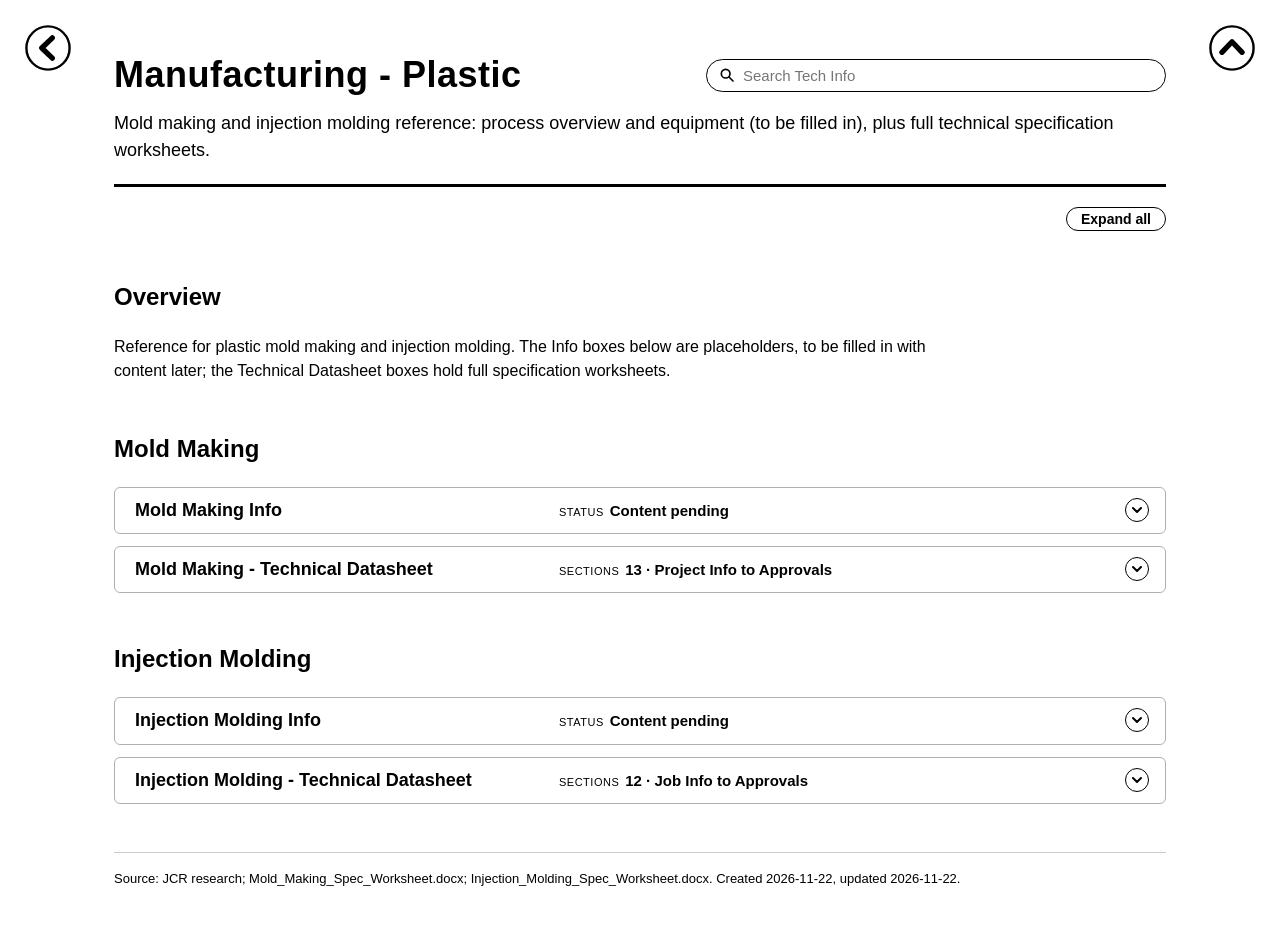
<file: html_pages/Manufacturing_Plastic.html>
<!DOCTYPE html>
<html lang="en">
<head>
<meta charset="UTF-8">
<meta name="viewport" content="width=device-width, initial-scale=1.0">
<title>Manufacturing - Plastic</title>
<link rel="icon" type="image/png" href="../assets/tech_info.png">
<link rel="stylesheet" href="../assets/kb_style.css">
<script src="../kb_config.js"></script>
<script src="../assets/kb_common.js"></script>
</head>
<body>
<a class="return-arrow" href="../index.html" title="Back to Tech Info" aria-label="Back to Tech Info"><img src="../assets/return_arrow.svg" alt=""></a>
<div class="page">

  <header>
    <h1>Manufacturing - Plastic</h1>
    <p>Mold making and injection molding reference: process overview and equipment (to be filled in), plus full technical specification worksheets.</p>
  </header>

  <h2>Overview</h2>
  <p class="intro">Reference for plastic mold making and injection molding. The Info boxes below are placeholders, to be filled in with content later; the Technical Datasheet boxes hold full specification worksheets.</p>

  <h2>Mold Making</h2>
  <div class="rows">

    <article class="card row-card title-box">
      <div class="title-line"><h3>Mold Making Info</h3><span class="origin"><span class="label">Status</span><span class="value">Content pending</span></span></div>
      <div class="more">
        <p>Content to be added.</p>
      </div>
    </article>

    <article class="card row-card title-box">
      <div class="title-line"><h3>Mold Making - Technical Datasheet</h3><span class="origin"><span class="label">Sections</span><span class="value">13 · Project Info to Approvals</span></span></div>
      <div class="more">
        <p>Full mold-build specification worksheet. Complete all applicable fields; enter N/A where a field does not apply. Options in parentheses: circle or enter the selection.</p>

        <p class="table-title">1. Project Information</p>
        <div class="table-wrap wrap">
          <table>
            <thead><tr><th>Item</th><th>Specification / Value</th></tr></thead>
            <tbody>
              <tr><td>Job / project number</td><td></td></tr>
              <tr><td>Customer</td><td></td></tr>
              <tr><td>Part name</td><td></td></tr>
              <tr><td>Part number and revision</td><td></td></tr>
              <tr><td>Drawing number and revision</td><td></td></tr>
              <tr><td>CAD file name and format (STEP / IGES / Parasolid / native)</td><td></td></tr>
              <tr><td>Quote number</td><td></td></tr>
              <tr><td>Purchase order number</td><td></td></tr>
              <tr><td>Date issued</td><td></td></tr>
              <tr><td>Required T1 sample date</td><td></td></tr>
              <tr><td>Required mold delivery date</td><td></td></tr>
              <tr><td>Customer project manager</td><td></td></tr>
              <tr><td>Toolmaker / mold shop</td><td></td></tr>
              <tr><td>Mold number / asset tag</td><td></td></tr>
              <tr><td>Mold ownership (customer / molder / toolmaker)</td><td></td></tr>
            </tbody>
          </table>
        </div>

        <p class="table-title">2. Part Data</p>
        <div class="table-wrap wrap">
          <table>
            <thead><tr><th>Item</th><th>Specification / Value</th></tr></thead>
            <tbody>
              <tr><td>Resin (family, grade, supplier)</td><td></td></tr>
              <tr><td>Filler / reinforcement (type and %)</td><td></td></tr>
              <tr><td>Shrink rate applied (in/in or %, per axis if anisotropic)</td><td></td></tr>
              <tr><td>Estimated part weight (g)</td><td></td></tr>
              <tr><td>Overall part dimensions (L x W x H)</td><td></td></tr>
              <tr><td>Projected area per part (sq in)</td><td></td></tr>
              <tr><td>Nominal wall thickness</td><td></td></tr>
              <tr><td>Minimum / maximum wall thickness</td><td></td></tr>
              <tr><td>Minimum draft angle (core / cavity side)</td><td></td></tr>
              <tr><td>Critical dimensions and tolerances (reference drawing)</td><td></td></tr>
              <tr><td>GD&amp;T datums</td><td></td></tr>
              <tr><td>Undercuts (location and quantity)</td><td></td></tr>
              <tr><td>Inserts / overmolding (type and quantity)</td><td></td></tr>
              <tr><td>Cosmetic class / A-surfaces</td><td></td></tr>
              <tr><td>Color / color match standard</td><td></td></tr>
              <tr><td>Annual volume (EAU)</td><td></td></tr>
              <tr><td>Required mold life (cycles)</td><td></td></tr>
            </tbody>
          </table>
        </div>

        <p class="table-title">3. Mold Construction</p>
        <div class="table-wrap wrap">
          <table>
            <thead><tr><th>Item</th><th>Specification / Value</th></tr></thead>
            <tbody>
              <tr><td>SPI mold class (101 / 102 / 103 / 104 / 105)</td><td></td></tr>
              <tr><td>Mold type (2-plate / 3-plate / stack / family / MUD insert)</td><td></td></tr>
              <tr><td>Number of cavities</td><td></td></tr>
              <tr><td>Cavity layout / balance requirement</td><td></td></tr>
              <tr><td>Mold base supplier and size</td><td></td></tr>
              <tr><td>Cavity steel and hardness (HRC)</td><td></td></tr>
              <tr><td>Core steel and hardness (HRC)</td><td></td></tr>
              <tr><td>Plate steel (A / B plates, support plates)</td><td></td></tr>
              <tr><td>Interchangeable inserts (location / purpose)</td><td></td></tr>
              <tr><td>Interlocks (side locks / taper locks / parting line locks)</td><td></td></tr>
              <tr><td>Guide pins and bushings (type / location)</td><td></td></tr>
              <tr><td>Support pillars</td><td></td></tr>
              <tr><td>Overall mold dimensions (W x H x shut height)</td><td></td></tr>
              <tr><td>Estimated mold weight</td><td></td></tr>
              <tr><td>Lifting provisions (eyebolt size / balanced lift point)</td><td></td></tr>
              <tr><td>Mold safety strap</td><td></td></tr>
              <tr><td>Nameplate / part marking (logo, resin ID, date wheel, cavity ID)</td><td></td></tr>
            </tbody>
          </table>
        </div>

        <p class="table-title">4. Feed System</p>
        <div class="table-wrap wrap">
          <table>
            <thead><tr><th>Item</th><th>Specification / Value</th></tr></thead>
            <tbody>
              <tr><td>Runner system (cold / hot / hot-to-cold / valve gate)</td><td></td></tr>
              <tr><td>Hot runner manufacturer and model</td><td></td></tr>
              <tr><td>Number of drops / nozzles</td><td></td></tr>
              <tr><td>Number of heater zones</td><td></td></tr>
              <tr><td>Thermocouple type (J / K)</td><td></td></tr>
              <tr><td>Hot runner connector standard and pin-out</td><td></td></tr>
              <tr><td>Gate type (edge / sub / tunnel / pin-point / fan / valve)</td><td></td></tr>
              <tr><td>Gate location (per cavity, reference drawing)</td><td></td></tr>
              <tr><td>Gate size</td><td></td></tr>
              <tr><td>Gate vestige allowance</td><td></td></tr>
              <tr><td>Runner type and size (full round / trapezoidal)</td><td></td></tr>
              <tr><td>Sprue bushing (radius / orifice)</td><td></td></tr>
              <tr><td>Locating ring diameter</td><td></td></tr>
              <tr><td>Mold flow analysis required (yes / no)</td><td></td></tr>
            </tbody>
          </table>
        </div>

        <p class="table-title">5. Ejection</p>
        <div class="table-wrap wrap">
          <table>
            <thead><tr><th>Item</th><th>Specification / Value</th></tr></thead>
            <tbody>
              <tr><td>Ejection method (pins / sleeves / blades / stripper plate / air poppet)</td><td></td></tr>
              <tr><td>Ejector stroke</td><td></td></tr>
              <tr><td>Machine KO pattern / KO rod thread</td><td></td></tr>
              <tr><td>Ejector plate guided (yes / no)</td><td></td></tr>
              <tr><td>Early return / spring return</td><td></td></tr>
              <tr><td>Ejector plate limit switch</td><td></td></tr>
              <tr><td>Two-stage ejection (yes / no)</td><td></td></tr>
              <tr><td>Part removal (drop / robot / sprue picker)</td><td></td></tr>
            </tbody>
          </table>
        </div>

        <p class="table-title">6. Mold Actions</p>
        <div class="table-wrap wrap">
          <table>
            <thead><tr><th>Item</th><th>Specification / Value</th></tr></thead>
            <tbody>
              <tr><td>Slides (quantity / actuation: angle pin / hydraulic)</td><td></td></tr>
              <tr><td>Lifters (quantity)</td><td></td></tr>
              <tr><td>Hydraulic cores (quantity / cylinder size)</td><td></td></tr>
              <tr><td>Unscrewing cores (drive type)</td><td></td></tr>
              <tr><td>Collapsible cores</td><td></td></tr>
              <tr><td>Position sensors / limit switches</td><td></td></tr>
              <tr><td>Hydraulic connector type</td><td></td></tr>
            </tbody>
          </table>
        </div>

        <p class="table-title">7. Cooling</p>
        <div class="table-wrap wrap">
          <table>
            <thead><tr><th>Item</th><th>Specification / Value</th></tr></thead>
            <tbody>
              <tr><td>Number of circuits (A side / B side)</td><td></td></tr>
              <tr><td>Line diameter</td><td></td></tr>
              <tr><td>Baffles / bubblers / thermal pins</td><td></td></tr>
              <tr><td>Conformal cooling (yes / no)</td><td></td></tr>
              <tr><td>Water fitting type and size</td><td></td></tr>
              <tr><td>Water manifold (yes / no)</td><td></td></tr>
              <tr><td>In / out labeling required</td><td></td></tr>
              <tr><td>Target mold temperature (A / B)</td><td></td></tr>
              <tr><td>Cooling layout drawing required (yes / no)</td><td></td></tr>
              <tr><td>Flow / pressure test required</td><td></td></tr>
            </tbody>
          </table>
        </div>

        <p class="table-title">8. Venting, Finish, and Coatings</p>
        <div class="table-wrap wrap">
          <table>
            <thead><tr><th>Item</th><th>Specification / Value</th></tr></thead>
            <tbody>
              <tr><td>Parting line vent depth and land</td><td></td></tr>
              <tr><td>Vent locations (reference drawing)</td><td></td></tr>
              <tr><td>Cavity surface finish (SPI A1-D3)</td><td></td></tr>
              <tr><td>Texture (supplier / MT number / areas)</td><td></td></tr>
              <tr><td>Core surface finish</td><td></td></tr>
              <tr><td>Coatings / treatments (nitride / chrome / DLC / NiPTFE)</td><td></td></tr>
              <tr><td>Corrosion protection (stainless / plating)</td><td></td></tr>
              <tr><td>Engraving / text requirements</td><td></td></tr>
            </tbody>
          </table>
        </div>

        <p class="table-title">9. Molding Machine Interface</p>
        <div class="table-wrap wrap">
          <table>
            <thead><tr><th>Item</th><th>Specification / Value</th></tr></thead>
            <tbody>
              <tr><td>Target press tonnage</td><td></td></tr>
              <tr><td>Press make and model</td><td></td></tr>
              <tr><td>Tie bar spacing (H x V)</td><td></td></tr>
              <tr><td>Platen size</td><td></td></tr>
              <tr><td>Minimum / maximum daylight</td><td></td></tr>
              <tr><td>Maximum shot size</td><td></td></tr>
              <tr><td>Nozzle radius / orifice</td><td></td></tr>
              <tr><td>Clamping method (clamp slots / quick mold change)</td><td></td></tr>
              <tr><td>Insulation plates (yes / no)</td><td></td></tr>
              <tr><td>Electrical / water / air connections standard</td><td></td></tr>
            </tbody>
          </table>
        </div>

        <p class="table-title">10. Engineering Deliverables</p>
        <div class="table-wrap wrap">
          <table>
            <thead><tr><th>Item</th><th>Specification / Value</th></tr></thead>
            <tbody>
              <tr><td>DFM report</td><td></td></tr>
              <tr><td>Mold flow analysis report</td><td></td></tr>
              <tr><td>3D mold design for approval</td><td></td></tr>
              <tr><td>2D mold drawings (final)</td><td></td></tr>
              <tr><td>Steel certifications</td><td></td></tr>
              <tr><td>Heat treatment certificates</td><td></td></tr>
              <tr><td>Cooling and hot runner diagrams</td><td></td></tr>
              <tr><td>Spare parts list</td><td></td></tr>
              <tr><td>Maintenance manual</td><td></td></tr>
              <tr><td>Electronic mold data (final as-built)</td><td></td></tr>
            </tbody>
          </table>
        </div>

        <p class="table-title">11. Trials and Acceptance</p>
        <div class="table-wrap wrap">
          <table>
            <thead><tr><th>Item</th><th>Specification / Value</th></tr></thead>
            <tbody>
              <tr><td>T0 / T1 trial date</td><td></td></tr>
              <tr><td>Number of trials included</td><td></td></tr>
              <tr><td>Sample quantity per trial</td><td></td></tr>
              <tr><td>Trial material supplied by (customer / toolmaker)</td><td></td></tr>
              <tr><td>Dimensional report required (cavities / dimensions)</td><td></td></tr>
              <tr><td>First article inspection (FAI) / PPAP level</td><td></td></tr>
              <tr><td>Process capability requirement (Cpk)</td><td></td></tr>
              <tr><td>Acceptance criteria</td><td></td></tr>
              <tr><td>Engineering change handling</td><td></td></tr>
              <tr><td>Warranty (period / cycles)</td><td></td></tr>
              <tr><td>Payment milestones</td><td></td></tr>
              <tr><td>Shipping terms (Incoterm) and packaging</td><td></td></tr>
              <tr><td>Delivery location</td><td></td></tr>
            </tbody>
          </table>
        </div>

        <p class="table-title">12. Notes</p>
        <div class="table-wrap wrap">
          <table>
            <thead><tr><th>Item</th><th>Specification / Value</th></tr></thead>
            <tbody>
              <tr><td>Special requirements</td><td></td></tr>
              <tr><td>Open issues</td><td></td></tr>
            </tbody>
          </table>
        </div>

        <p class="table-title">13. Approvals</p>
        <div class="table-wrap wrap">
          <table>
            <thead><tr><th>Role</th><th>Name</th><th>Signature</th><th>Date</th></tr></thead>
            <tbody>
              <tr><td>Prepared by</td><td></td><td></td><td></td></tr>
              <tr><td>Engineering approval</td><td></td><td></td><td></td></tr>
              <tr><td>Quality approval</td><td></td><td></td><td></td></tr>
              <tr><td>Customer approval</td><td></td><td></td><td></td></tr>
            </tbody>
          </table>
        </div>
      </div>
    </article>

  </div>

  <h2>Injection Molding</h2>
  <div class="rows">

    <article class="card row-card title-box">
      <div class="title-line"><h3>Injection Molding Info</h3><span class="origin"><span class="label">Status</span><span class="value">Content pending</span></span></div>
      <div class="more">
        <p>Content to be added.</p>
      </div>
    </article>

    <article class="card row-card title-box">
      <div class="title-line"><h3>Injection Molding - Technical Datasheet</h3><span class="origin"><span class="label">Sections</span><span class="value">12 · Job Info to Approvals</span></span></div>
      <div class="more">
        <p>Full production job specification worksheet. Complete all applicable fields; enter N/A where a field does not apply. Options in parentheses: circle or enter the selection.</p>

        <p class="table-title">1. Job Information</p>
        <div class="table-wrap wrap">
          <table>
            <thead><tr><th>Item</th><th>Specification / Value</th></tr></thead>
            <tbody>
              <tr><td>Job / work order number</td><td></td></tr>
              <tr><td>Customer</td><td></td></tr>
              <tr><td>Part name</td><td></td></tr>
              <tr><td>Part number and revision</td><td></td></tr>
              <tr><td>Drawing number and revision</td><td></td></tr>
              <tr><td>Purchase order number</td><td></td></tr>
              <tr><td>Order quantity</td><td></td></tr>
              <tr><td>Release schedule / lot sizes</td><td></td></tr>
              <tr><td>Required ship date</td><td></td></tr>
              <tr><td>Mold number / asset tag</td><td></td></tr>
              <tr><td>Active cavities / blocked cavities</td><td></td></tr>
              <tr><td>Process sheet number and revision</td><td></td></tr>
            </tbody>
          </table>
        </div>

        <p class="table-title">2. Material</p>
        <div class="table-wrap wrap">
          <table>
            <thead><tr><th>Item</th><th>Specification / Value</th></tr></thead>
            <tbody>
              <tr><td>Resin (family, grade, supplier)</td><td></td></tr>
              <tr><td>Lot number</td><td></td></tr>
              <tr><td>Color / colorant (supplier and number)</td><td></td></tr>
              <tr><td>Colorant letdown ratio</td><td></td></tr>
              <tr><td>Regrind allowed (% max)</td><td></td></tr>
              <tr><td>Additives (UV / flame retardant / other)</td><td></td></tr>
              <tr><td>Drying temperature</td><td></td></tr>
              <tr><td>Drying time</td><td></td></tr>
              <tr><td>Dew point</td><td></td></tr>
              <tr><td>Maximum moisture content</td><td></td></tr>
              <tr><td>Material certification required (yes / no)</td><td></td></tr>
              <tr><td>Material supplied by (customer / molder)</td><td></td></tr>
            </tbody>
          </table>
        </div>

        <p class="table-title">3. Machine and Auxiliaries</p>
        <div class="table-wrap wrap">
          <table>
            <thead><tr><th>Item</th><th>Specification / Value</th></tr></thead>
            <tbody>
              <tr><td>Press number</td><td></td></tr>
              <tr><td>Press make, model, and tonnage</td><td></td></tr>
              <tr><td>Screw diameter</td><td></td></tr>
              <tr><td>Shot capacity</td><td></td></tr>
              <tr><td>Nozzle tip type and orifice</td><td></td></tr>
              <tr><td>Temperature control units (A / B)</td><td></td></tr>
              <tr><td>Hot runner controller</td><td></td></tr>
              <tr><td>Dryer type</td><td></td></tr>
              <tr><td>Robot / sprue picker / end-of-arm tool</td><td></td></tr>
              <tr><td>Conveyor / separator / granulator</td><td></td></tr>
            </tbody>
          </table>
        </div>

        <p class="table-title">4. Temperatures</p>
        <div class="table-wrap wrap">
          <table>
            <thead><tr><th>Parameter</th><th>Setpoint</th><th>Tolerance</th><th>Actual</th></tr></thead>
            <tbody>
              <tr><td>Nozzle</td><td></td><td></td><td></td></tr>
              <tr><td>Front zone</td><td></td><td></td><td></td></tr>
              <tr><td>Middle zone</td><td></td><td></td><td></td></tr>
              <tr><td>Rear zone</td><td></td><td></td><td></td></tr>
              <tr><td>Feed throat</td><td></td><td></td><td></td></tr>
              <tr><td>Hot runner manifold</td><td></td><td></td><td></td></tr>
              <tr><td>Hot runner drops</td><td></td><td></td><td></td></tr>
              <tr><td>Melt temperature (measured)</td><td></td><td></td><td></td></tr>
              <tr><td>Mold temperature A side</td><td></td><td></td><td></td></tr>
              <tr><td>Mold temperature B side</td><td></td><td></td><td></td></tr>
            </tbody>
          </table>
        </div>

        <p class="table-title">5. Injection and Hold</p>
        <div class="table-wrap wrap">
          <table>
            <thead><tr><th>Parameter</th><th>Setpoint</th><th>Tolerance</th><th>Actual</th></tr></thead>
            <tbody>
              <tr><td>Shot size</td><td></td><td></td><td></td></tr>
              <tr><td>Injection speed profile</td><td></td><td></td><td></td></tr>
              <tr><td>Injection pressure (peak)</td><td></td><td></td><td></td></tr>
              <tr><td>Transfer position (V/P)</td><td></td><td></td><td></td></tr>
              <tr><td>Fill time</td><td></td><td></td><td></td></tr>
              <tr><td>Pack pressure</td><td></td><td></td><td></td></tr>
              <tr><td>Pack time</td><td></td><td></td><td></td></tr>
              <tr><td>Hold pressure</td><td></td><td></td><td></td></tr>
              <tr><td>Hold time</td><td></td><td></td><td></td></tr>
              <tr><td>Cushion</td><td></td><td></td><td></td></tr>
              <tr><td>Back pressure</td><td></td><td></td><td></td></tr>
              <tr><td>Screw RPM</td><td></td><td></td><td></td></tr>
              <tr><td>Recovery time</td><td></td><td></td><td></td></tr>
              <tr><td>Decompression (suck back)</td><td></td><td></td><td></td></tr>
            </tbody>
          </table>
        </div>

        <p class="table-title">6. Clamp, Ejection, and Cycle</p>
        <div class="table-wrap wrap">
          <table>
            <thead><tr><th>Parameter</th><th>Setpoint</th><th>Tolerance</th><th>Actual</th></tr></thead>
            <tbody>
              <tr><td>Clamp force</td><td></td><td></td><td></td></tr>
              <tr><td>Mold open stroke</td><td></td><td></td><td></td></tr>
              <tr><td>Mold open / close speeds</td><td></td><td></td><td></td></tr>
              <tr><td>Mold protection pressure / time</td><td></td><td></td><td></td></tr>
              <tr><td>Ejector stroke</td><td></td><td></td><td></td></tr>
              <tr><td>Ejector strokes / pulses</td><td></td><td></td><td></td></tr>
              <tr><td>Cooling time</td><td></td><td></td><td></td></tr>
              <tr><td>Total cycle time</td><td></td><td></td><td></td></tr>
              <tr><td>Shot weight</td><td></td><td></td><td></td></tr>
              <tr><td>Part weight (per cavity)</td><td></td><td></td><td></td></tr>
              <tr><td>Runner weight</td><td></td><td></td><td></td></tr>
            </tbody>
          </table>
        </div>

        <p class="table-title">7. Quality Requirements</p>
        <div class="table-wrap wrap">
          <table>
            <thead><tr><th>Item</th><th>Specification / Value</th></tr></thead>
            <tbody>
              <tr><td>Critical dimensions (reference drawing / control plan)</td><td></td></tr>
              <tr><td>Cosmetic standard / boundary samples</td><td></td></tr>
              <tr><td>First article inspection required (yes / no)</td><td></td></tr>
              <tr><td>Inspection frequency</td><td></td></tr>
              <tr><td>Sampling plan / AQL level</td><td></td></tr>
              <tr><td>Gauges and fixtures</td><td></td></tr>
              <tr><td>SPC characteristics</td><td></td></tr>
              <tr><td>Cpk requirement</td><td></td></tr>
              <tr><td>Defect criteria (short shot, flash, sink, splay, warp, burn)</td><td></td></tr>
              <tr><td>Quarantine / nonconformance procedure</td><td></td></tr>
            </tbody>
          </table>
        </div>

        <p class="table-title">8. Secondary Operations</p>
        <div class="table-wrap wrap">
          <table>
            <thead><tr><th>Item</th><th>Specification / Value</th></tr></thead>
            <tbody>
              <tr><td>Degating / trimming</td><td></td></tr>
              <tr><td>Annealing (temperature / time)</td><td></td></tr>
              <tr><td>Ultrasonic / hot plate welding</td><td></td></tr>
              <tr><td>Heat staking / insert installation</td><td></td></tr>
              <tr><td>Pad printing / hot stamping / laser marking</td><td></td></tr>
              <tr><td>Painting / coating</td><td></td></tr>
              <tr><td>Assembly (bill of materials / work instruction)</td><td></td></tr>
              <tr><td>Testing (leak / functional / pull)</td><td></td></tr>
              <tr><td>Special handling</td><td></td></tr>
            </tbody>
          </table>
        </div>

        <p class="table-title">9. Packaging and Labeling</p>
        <div class="table-wrap wrap">
          <table>
            <thead><tr><th>Item</th><th>Specification / Value</th></tr></thead>
            <tbody>
              <tr><td>Packaging method (bulk / layered / bagged)</td><td></td></tr>
              <tr><td>Quantity per bag / box</td><td></td></tr>
              <tr><td>Box size and type</td><td></td></tr>
              <tr><td>Boxes per pallet / pallet type</td><td></td></tr>
              <tr><td>Label format and content</td><td></td></tr>
              <tr><td>Lot / date code traceability</td><td></td></tr>
              <tr><td>Shipping documents (packing list / certificate of conformance)</td><td></td></tr>
            </tbody>
          </table>
        </div>

        <p class="table-title">10. Regulatory and Compliance</p>
        <div class="table-wrap wrap">
          <table>
            <thead><tr><th>Item</th><th>Specification / Value</th></tr></thead>
            <tbody>
              <tr><td>RoHS / REACH</td><td></td></tr>
              <tr><td>UL / flammability rating</td><td></td></tr>
              <tr><td>FDA / food contact / medical</td><td></td></tr>
              <tr><td>Customer-specific requirements</td><td></td></tr>
              <tr><td>Record retention period</td><td></td></tr>
            </tbody>
          </table>
        </div>

        <p class="table-title">11. Notes</p>
        <div class="table-wrap wrap">
          <table>
            <thead><tr><th>Item</th><th>Specification / Value</th></tr></thead>
            <tbody>
              <tr><td>Special instructions</td><td></td></tr>
              <tr><td>Open issues</td><td></td></tr>
            </tbody>
          </table>
        </div>

        <p class="table-title">12. Approvals</p>
        <div class="table-wrap wrap">
          <table>
            <thead><tr><th>Role</th><th>Name</th><th>Signature</th><th>Date</th></tr></thead>
            <tbody>
              <tr><td>Prepared by</td><td></td><td></td><td></td></tr>
              <tr><td>Engineering approval</td><td></td><td></td><td></td></tr>
              <tr><td>Quality approval</td><td></td><td></td><td></td></tr>
              <tr><td>Customer approval</td><td></td><td></td><td></td></tr>
            </tbody>
          </table>
        </div>
      </div>
    </article>

  </div>

  <footer>
    Source: JCR research; Mold_Making_Spec_Worksheet.docx; Injection_Molding_Spec_Worksheet.docx. Created 2026-11-22, updated 2026-11-22.
  </footer>

</div>
</body>
</html>
</file>
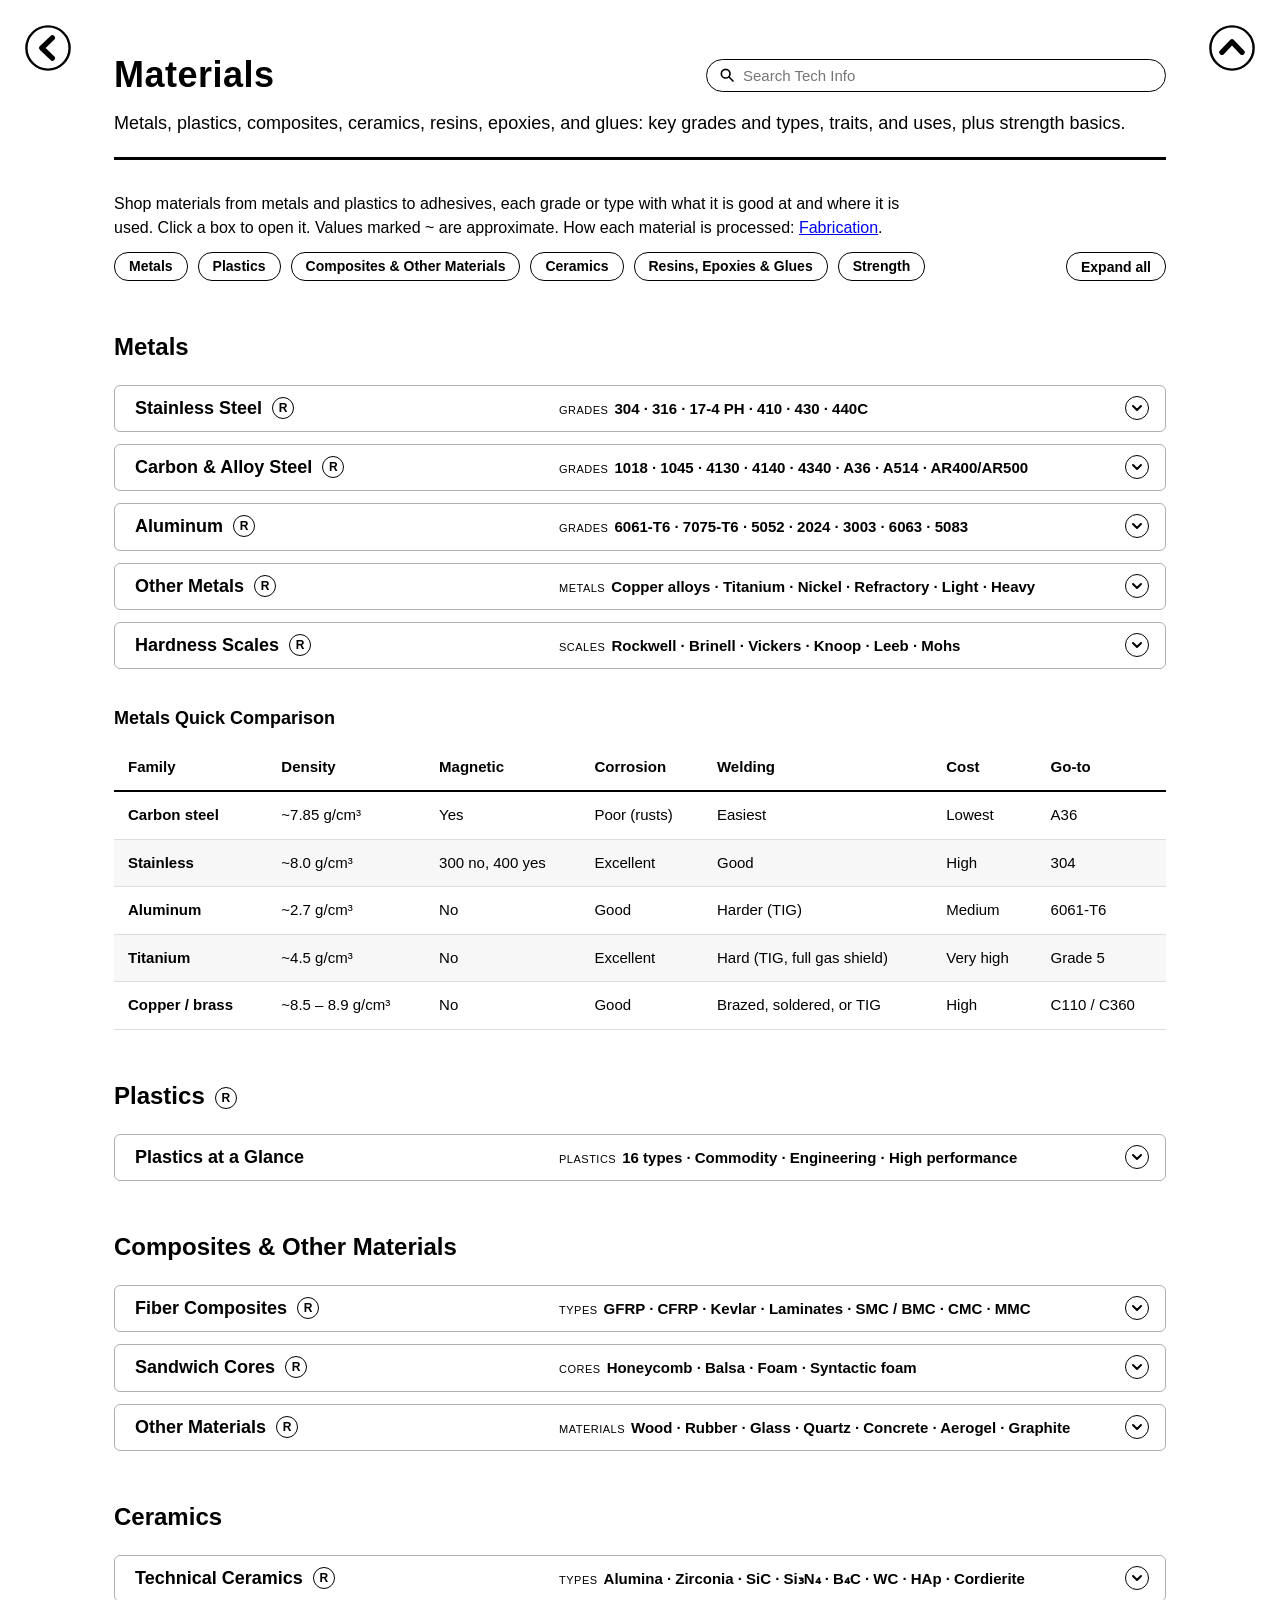
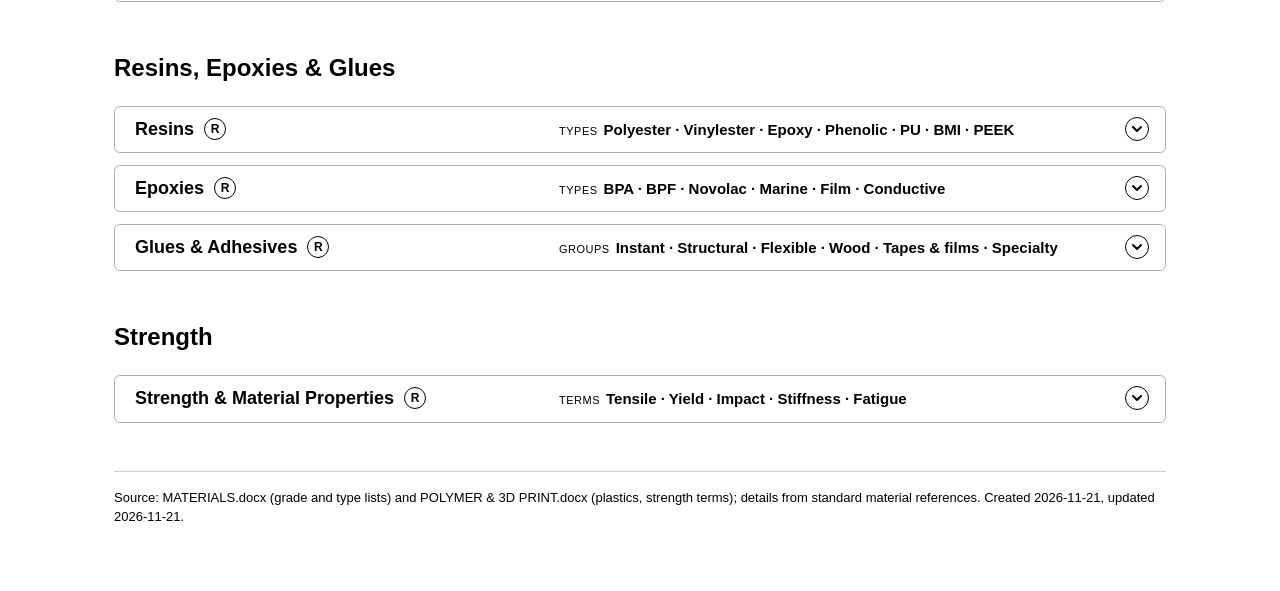
<file: html_pages/Materials.html>
<!DOCTYPE html>
<html lang="en">
<head>
<meta charset="UTF-8">
<meta name="viewport" content="width=device-width, initial-scale=1.0">
<title>Materials</title>
<link rel="icon" type="image/png" href="../assets/tech_info.png">
<link rel="stylesheet" href="../assets/kb_style.css">
<script src="../kb_config.js"></script>
<script src="../assets/kb_common.js"></script>
</head>
<body>
<a class="return-arrow" href="../index.html" title="Back to Tech Info" aria-label="Back to Tech Info"><img src="../assets/return_arrow.svg" alt=""></a>
<div class="page">

  <header>
    <h1>Materials</h1>
    <p>Metals, plastics, composites, ceramics, resins, epoxies, and glues: key grades and types, traits, and uses, plus strength basics.</p>
  </header>

  <p class="intro">Shop materials from metals and plastics to adhesives, each grade or type with what it is good at and where it is used. Click a box to open it. Values marked ~ are approximate. How each material is processed: <a href="Fabrication.html">Fabrication</a>.</p>

  <nav class="section-nav" aria-label="Page sections">
    <a href="#metals">Metals</a>
    <a href="#plastics">Plastics</a>
    <a href="#composites">Composites &amp; Other Materials</a>
    <a href="#ceramics">Ceramics</a>
    <a href="#adhesives">Resins, Epoxies &amp; Glues</a>
    <a href="#properties">Strength</a>
  </nav>

  <h2 id="metals">Metals</h2>
  <div class="rows">

    <article class="card row-card title-box">
      <div class="title-line"><h3>Stainless Steel</h3><span class="origin"><span class="label">Grades</span><span class="value">304 · 316 · 17-4 PH · 410 · 430 · 440C</span></span></div>
      <div class="more">
        <dl class="tl-list">
          <dt>What it is</dt><dd>Steel with at least <strong>10.5% chromium</strong>, which forms a thin, self-healing oxide layer that resists rust.</dd>
          <dt>Families</dt>
          <dd>
            <ul class="steps">
              <li><strong>Austenitic</strong> (300 series): non-magnetic, very corrosion resistant, not hardened by heat treatment</li>
              <li><strong>Ferritic</strong> (400 series): magnetic, no nickel, cheaper</li>
              <li><strong>Martensitic</strong> (400 series): magnetic, hardenable by heat treatment</li>
              <li><strong>Precipitation hardening</strong> (PH): heat treated with aging for very high strength</li>
            </ul>
          </dd>
          <dt>304 SS</dt><dd><strong>General purpose, corrosion resistant</strong>; austenitic "18-8" (18% chromium, 8% nickel), the most common stainless: kitchen and food equipment, tanks, hardware.</dd>
          <dt>316 SS</dt><dd><strong>Marine and chemical grade, higher corrosion resistance</strong>; 304 plus ~2% molybdenum, which resists salt and chlorides: boat fittings, chemical and medical equipment.</dd>
          <dt>17-4 PH SS</dt><dd><strong>High strength, precipitation hardened</strong>; 17% chromium, 4% nickel, plus copper; heat treated to conditions such as H900 (hardest) or H1150 (toughest): aerospace parts, shafts, valves.</dd>
          <dt>410 SS</dt><dd><strong>Martensitic, hardenable, wear resistant</strong>; ~12% chromium, the basic hardenable stainless: valves, pump parts, cutlery, fasteners.</dd>
          <dt>430 SS</dt><dd><strong>Ferritic, magnetic, moderate corrosion resistance</strong>; ~17% chromium, no nickel, so it is cheaper: appliance panels, trim, dishwasher liners.</dd>
          <dt>440C SS</dt><dd><strong>High hardness, bearing and cutting-tool grade</strong>; high carbon (~1%), the hardest common stainless at <strong>~58 – 60 HRC</strong>: ball bearings, knife blades, valve seats.</dd>
        </dl>
      </div>
      <div class="recap" hidden>
        <table class="recap-table">
          <thead><tr><th>Item</th><th>Remember</th></tr></thead>
          <tbody>
            <tr><td>Stainless</td><td>At least <strong>10.5% chromium</strong> <em>(the chrome layer stops rust)</em></td></tr>
            <tr><td>304</td><td>The <strong>everyday</strong> stainless, "18-8"</td></tr>
            <tr><td>316</td><td><strong>Marine</strong> grade <em>(the "6" for the sea)</em></td></tr>
            <tr><td>17-4 PH</td><td><strong>Strongest</strong>, heat treated</td></tr>
            <tr><td>400 series</td><td><strong>Magnetic</strong>; 410 and 440C harden, 430 does not</td></tr>
            <tr><td>440C</td><td><strong>Hardest</strong>: bearings and knives</td></tr>
          </tbody>
        </table>
      </div>
    </article>

    <article class="card row-card title-box">
      <div class="title-line"><h3>Carbon &amp; Alloy Steel</h3><span class="origin"><span class="label">Grades</span><span class="value">1018 · 1045 · 4130 · 4140 · 4340 · A36 · A514 · AR400/AR500</span></span></div>
      <div class="more">
        <dl class="tl-list">
          <dt>Grade numbers</dt><dd>AISI/SAE four digits: the first two give the alloy (<strong>10xx</strong> = plain carbon, <strong>41xx</strong> = chromium-molybdenum, <strong>43xx</strong> = nickel-chromium-molybdenum); the last two give the carbon in hundredths of a percent (<strong>1018 = 0.18% carbon</strong>). More carbon = harder and stronger, but harder to weld.</dd>
          <dt>1018</dt><dd><strong>Low carbon, good weldability, general purpose</strong>; easy to machine (cold rolled), can be case hardened: pins, brackets, shafts, fixtures.</dd>
          <dt>1045</dt><dd><strong>Medium carbon, higher strength, machinable</strong>; can be flame or induction hardened: shafts, axles, gears, bolts.</dd>
          <dt>4130</dt><dd><strong>Chromoly, high strength, weldable</strong>; great strength-to-weight in thin-wall tube: race-car roll cages, bicycle and aircraft frames.</dd>
          <dt>4140</dt><dd><strong>Chromoly, high strength, wear resistant, heat treatable</strong>; often sold pre-hardened (~28 – 32 HRC): shafts, gears, tooling, fixtures.</dd>
          <dt>4340</dt><dd><strong>High-strength alloy, aerospace and heavy duty</strong>; nickel adds toughness: landing gear, crankshafts, heavy axles.</dd>
          <dt>A36</dt><dd><strong>Structural grade, the most common fabrication steel</strong>; ASTM plate and shapes; the "36" is its minimum yield strength, <strong>36 ksi</strong> (250 MPa): beams, angles, base plates.</dd>
          <dt>A514</dt><dd><strong>High-strength structural, quenched and tempered</strong> ("T-1"); yield <strong>100 ksi</strong> (690 MPa), almost 3× A36: cranes, heavy equipment, bridges.</dd>
          <dt>AR400 / AR500</dt><dd><strong>Abrasion-resistant plate</strong>; ~400 / 500 Brinell hardness; hard to bend and machine: dump-truck beds, buckets, chutes, AR500 shooting targets.</dd>
          <dt>Note</dt><dd>4130, 4140, 4340, and A514 are low-<strong>alloy</strong> steels rather than plain carbon steels, hence this box's title.</dd>
        </dl>
      </div>
      <div class="recap" hidden>
        <table class="recap-table">
          <thead><tr><th>Item</th><th>Remember</th></tr></thead>
          <tbody>
            <tr><td>Grade code</td><td>Last 2 digits = <strong>carbon</strong> <em>(1018 = 0.18%)</em></td></tr>
            <tr><td>1018</td><td><strong>Mild</strong> steel: welds and machines easily</td></tr>
            <tr><td>41xx</td><td><strong>Chromoly</strong>: strong; 4130 welds, 4140 hardens</td></tr>
            <tr><td>4340</td><td><strong>Toughest</strong>: landing gear</td></tr>
            <tr><td>A36</td><td><strong>Structural</strong> workhorse <em>(36 = 36 ksi yield)</em></td></tr>
            <tr><td>AR500</td><td><strong>Wear</strong> plate <em>(and steel targets)</em></td></tr>
          </tbody>
        </table>
      </div>
    </article>

    <article class="card row-card title-box">
      <div class="title-line"><h3>Aluminum</h3><span class="origin"><span class="label">Grades</span><span class="value">6061-T6 · 7075-T6 · 5052 · 2024 · 3003 · 6063 · 5083</span></span></div>
      <div class="more">
        <dl class="tl-list">
          <dt>Series</dt><dd>The first digit gives the main alloying element: <strong>2xxx</strong> copper, <strong>3xxx</strong> manganese, <strong>5xxx</strong> magnesium, <strong>6xxx</strong> magnesium + silicon, <strong>7xxx</strong> zinc. 2xxx, 6xxx, and 7xxx are heat treatable; 3xxx and 5xxx are hardened by cold working.</dd>
          <dt>Tempers</dt><dd><strong>-T6</strong> = solution heat treated and artificially aged (full strength); <strong>-H32</strong> = strain hardened and stabilized (common on 5052 sheet).</dd>
          <dt>6061-T6</dt><dd><strong>General purpose, good strength, machinable</strong>; weldable and corrosion resistant, the default choice: frames, plates, fixtures, enclosures.</dd>
          <dt>7075-T6</dt><dd><strong>Highest strength, aerospace grade</strong>; nearly 2× the strength of 6061, close to many steels; poor weldability, less corrosion resistant: aircraft parts, high-stress components.</dd>
          <dt>5052</dt><dd><strong>Excellent corrosion resistance, formable</strong>; handles salt water and bends easily: boat hulls, fuel tanks, sheet metal enclosures.</dd>
          <dt>5083</dt><dd><strong>Marine grade, weld-friendly</strong>; one of the strongest non-heat-treatable alloys; keeps its strength after welding: ship hulls, pressure vessels, cryogenic tanks.</dd>
          <dt>2024</dt><dd><strong>High strength, fatigue resistant, aerospace</strong>; poor corrosion resistance (often clad with pure aluminum, "Alclad") and poor weldability: aircraft skins and structures.</dd>
          <dt>6063</dt><dd><strong>Extrusion grade, architectural and structural profiles</strong>; smooth surface that anodizes well, lower strength than 6061: window frames, railings, T-slot framing, trim.</dd>
          <dt>3003</dt><dd><strong>General purpose, good formability, low strength</strong>; cheap and easy to work: cookware, trim, ductwork, roofing.</dd>
        </dl>
      </div>
      <div class="recap" hidden>
        <table class="recap-table">
          <thead><tr><th>Item</th><th>Remember</th></tr></thead>
          <tbody>
            <tr><td>Weight</td><td>About <strong>1/3</strong> of steel</td></tr>
            <tr><td>6061</td><td>The <strong>default</strong> aluminum: strong, weldable, machinable</td></tr>
            <tr><td>7075</td><td><strong>Strongest</strong>, but do not weld it</td></tr>
            <tr><td>5052 / 5083</td><td><strong>Marine</strong>: 5052 sheet bends, 5083 welds</td></tr>
            <tr><td>6063</td><td><strong>Extrusions</strong> <em>(window frames, T-slot)</em></td></tr>
            <tr><td>2024</td><td><strong>Aircraft skin</strong>: fatigue resistant</td></tr>
            <tr><td>T6</td><td>= <strong>fully heat treated</strong></td></tr>
          </tbody>
        </table>
      </div>
    </article>

    <article class="card row-card title-box">
      <div class="title-line"><h3>Other Metals</h3><span class="origin"><span class="label">Metals</span><span class="value">Copper alloys · Titanium · Nickel · Refractory · Light · Heavy</span></span></div>
      <div class="more">
        <dl class="tl-list">
          <dt>Copper</dt><dd><strong>Electrical, heat transfer, plumbing</strong>; the best conductor after silver: wire, bus bars, heat exchangers, pipe.</dd>
          <dt>Brass</dt><dd><strong>Fittings, valves, decorative</strong>; copper + <strong>zinc</strong>, machines very easily (C360 free-machining), gold look; also instruments.</dd>
          <dt>Bronze</dt><dd><strong>Bushings, bearings, marine</strong>; copper + <strong>tin</strong> (or aluminum, phosphorus); low friction, resists salt water: boat propellers and hardware.</dd>
          <dt>Beryllium copper</dt><dd><strong>High strength, electrical conductivity, tooling</strong>; the strongest copper alloy, non-sparking: springs, connectors, mold inserts, safety tools. Machining dust is toxic.</dd>
          <dt>Titanium</dt><dd><strong>Aerospace, medical, high strength, low weight</strong>; about <strong>45% lighter than steel</strong> with similar strength (Grade 5, Ti-6Al-4V), very corrosion resistant, biocompatible.</dd>
          <dt>Nickel</dt><dd><strong>Plating, high-temperature alloys</strong>; also the nickel in 300-series stainless and in batteries.</dd>
          <dt>Inconel</dt><dd><strong>High temperature, aerospace, exhaust systems</strong>; nickel-chromium superalloy that keeps its strength red-hot: turbines, rocket engines, race exhaust. Hard to machine.</dd>
          <dt>Cobalt alloys</dt><dd><strong>Wear and high temperature, medical implants</strong>: Stellite hard-facing and valve seats; cobalt-chrome hip and knee implants.</dd>
          <dt>Zinc</dt><dd><strong>Die casting, galvanizing</strong>: Zamak die-cast parts; hot-dip <strong>galvanizing</strong> coats steel with zinc, which corrodes first and protects the steel.</dd>
          <dt>Magnesium</dt><dd><strong>Lightweight structural, aerospace</strong>; the lightest structural metal (~1.8 g/cm³, about 2/3 of aluminum): wheels, housings, laptop frames. Chips and dust are flammable.</dd>
          <dt>Tungsten</dt><dd><strong>Tooling, high temperature, wear resistant</strong>; the highest melting point of all metals (<strong>3,422 °C</strong>) and very dense (19.3 g/cm³): TIG electrodes, counterweights; base of tungsten carbide.</dd>
          <dt>Molybdenum</dt><dd><strong>High-temperature tooling, alloying element</strong>; melts at ~2,620 °C: furnace parts; the "moly" in chromoly steel and 316 stainless.</dd>
          <dt>Lead</dt><dd><strong>Radiation shielding, weights</strong>; dense (11.3 g/cm³) and soft; also batteries. Toxic: handle with care.</dd>
        </dl>
      </div>
      <div class="recap" hidden>
        <table class="recap-table">
          <thead><tr><th>Item</th><th>Remember</th></tr></thead>
          <tbody>
            <tr><td>Copper</td><td>Best <strong>conductor</strong> after silver</td></tr>
            <tr><td>Brass / bronze</td><td>Copper + <strong>zinc</strong> / copper + <strong>tin</strong></td></tr>
            <tr><td>Titanium</td><td>Steel strength, <strong>half the weight</strong></td></tr>
            <tr><td>Inconel</td><td>Strong when <strong>red-hot</strong></td></tr>
            <tr><td>Magnesium</td><td><strong>Lightest</strong> structural metal</td></tr>
            <tr><td>Tungsten</td><td><strong>Highest melting</strong> point of all metals</td></tr>
            <tr><td>Zinc</td><td><strong>Galvanizing</strong> protects steel</td></tr>
          </tbody>
        </table>
      </div>
    </article>

    <article class="card row-card title-box" id="hardness">
      <div class="title-line"><h3>Hardness Scales</h3><span class="origin"><span class="label">Scales</span><span class="value">Rockwell · Brinell · Vickers · Knoop · Leeb · Mohs</span></span></div>
      <div class="more">
        <dl class="tl-list">
          <dt>What it measures</dt><dd>Resistance to <strong>denting</strong>: a hard tip is pressed in with a set load, and the size or depth of the dent gives the number. Harder steel is also stronger and more wear resistant, but less tough.</dd>
          <dt>Rockwell (HR)</dt><dd>The <strong>shop standard</strong>: fast, reads the dent <strong>depth</strong> directly on a dial or screen. <strong>HRC</strong> (diamond cone, 150 kgf): hardened steel, ~20 – 70. <strong>HRB</strong> (1/16 in steel ball, 100 kgf): soft steel, brass, aluminum, ~0 – 100. <strong>HRA</strong>: carbide and very hard parts.</dd>
          <dt>Brinell (HB, HBW)</dt><dd>A <strong>10 mm ball</strong> pressed with up to 3,000 kgf; the dent <strong>diameter</strong> is measured. A big dent averages coarse grain: castings, forgings, plate (AR400 / AR500 are named after it).</dd>
          <dt>Vickers (HV)</dt><dd>A <strong>diamond pyramid</strong>; the dent diagonals are measured under a microscope. One scale from the softest to the hardest metals; thin parts, coatings, and case-hardened layers.</dd>
          <dt>Knoop (HK)</dt><dd>An elongated diamond for <strong>very thin</strong> layers, coatings, and brittle materials (glass, ceramics); a lab test.</dd>
          <dt>Leeb (HL)</dt><dd>A <strong>portable</strong> rebound tester: a tip bounces off the surface; used on large parts in place, then converted to HRC or HB.</dd>
          <dt>Mohs</dt><dd><strong>Scratch</strong> scale from 1 (talc) to 10 (diamond); minerals and gems, not used for metals in the shop.</dd>
          <dt>Plastics and rubber</dt><dd><strong>Shore</strong> durometer: Shore A (soft: rubber, TPU), Shore D (hard plastics).</dd>
          <dt>Typical values</dt>
          <dd>
            <ul class="steps">
              <li><strong>6061-T6 aluminum:</strong> ~95 HB</li>
              <li><strong>1018 mild steel:</strong> ~125 HB (~70 HRB)</li>
              <li><strong>4140 pre-hard:</strong> ~28 – 32 HRC</li>
              <li><strong>AR500 plate:</strong> ~500 HB (~50 HRC)</li>
              <li><strong>Knife blades, 440C, bearings:</strong> ~58 – 62 HRC</li>
              <li><strong>HSS cutting tools:</strong> ~63 – 66 HRC; <strong>carbide:</strong> ~90 HRA (~1,500 HV and up)</li>
            </ul>
          </dd>
        </dl>
        <div class="table-wrap">
          <table>
            <thead>
              <tr><th>HRC</th><th>HB (Brinell)</th><th>HV (Vickers)</th><th>Typical steel</th></tr>
            </thead>
            <tbody>
              <tr><td><strong>20</strong></td><td>~226</td><td>~238</td><td>Medium carbon, as rolled</td></tr>
              <tr><td><strong>30</strong></td><td>~286</td><td>~302</td><td>Pre-hardened 4140, P20 mold steel</td></tr>
              <tr><td><strong>40</strong></td><td>~371</td><td>~392</td><td>Springs, tough tools</td></tr>
              <tr><td><strong>50</strong></td><td>~481</td><td>~513</td><td>AR500, H13 tool steel</td></tr>
              <tr><td><strong>60</strong></td><td>—</td><td>~697</td><td>Knives, bearings, tool steel</td></tr>
            </tbody>
          </table>
        </div>
        <p class="note">Conversions are approximate (ASTM E140) and valid for steel only. A file "skates" on steel at about 60 HRC and up.</p>
      </div>
      <div class="recap" hidden>
        <table class="recap-table">
          <thead><tr><th>Item</th><th>Remember</th></tr></thead>
          <tbody>
            <tr><td>Rockwell</td><td><strong>HRC</strong> hard steel; <strong>HRB</strong> soft metals <em>(the shop test)</em></td></tr>
            <tr><td>Brinell</td><td>Big <strong>ball</strong>: castings, plate <em>(AR500 = 500 HB)</em></td></tr>
            <tr><td>Vickers</td><td>Diamond <strong>pyramid</strong>: one scale for all</td></tr>
            <tr><td>Leeb</td><td><strong>Portable</strong> rebound test</td></tr>
            <tr><td>Shore</td><td><strong>Plastics and rubber</strong></td></tr>
            <tr><td>Rule of thumb</td><td><strong>HB ≈ 10 × HRC</strong> <em>(above ~20 HRC)</em></td></tr>
            <tr><td>Knives</td><td><strong>~60 HRC</strong></td></tr>
          </tbody>
        </table>
      </div>
    </article>

  </div>

  <p class="table-title">Metals Quick Comparison</p>
  <div class="table-wrap">
    <table>
      <thead>
        <tr><th>Family</th><th>Density</th><th>Magnetic</th><th>Corrosion</th><th>Welding</th><th>Cost</th><th>Go-to</th></tr>
      </thead>
      <tbody>
        <tr><td><strong>Carbon steel</strong></td><td>~7.85 g/cm³</td><td>Yes</td><td>Poor (rusts)</td><td>Easiest</td><td>Lowest</td><td>A36</td></tr>
        <tr><td><strong>Stainless</strong></td><td>~8.0 g/cm³</td><td>300 no, 400 yes</td><td>Excellent</td><td>Good</td><td>High</td><td>304</td></tr>
        <tr><td><strong>Aluminum</strong></td><td>~2.7 g/cm³</td><td>No</td><td>Good</td><td>Harder (TIG)</td><td>Medium</td><td>6061-T6</td></tr>
        <tr><td><strong>Titanium</strong></td><td>~4.5 g/cm³</td><td>No</td><td>Excellent</td><td>Hard (TIG, full gas shield)</td><td>Very high</td><td>Grade 5</td></tr>
        <tr><td><strong>Copper / brass</strong></td><td>~8.5 – 8.9 g/cm³</td><td>No</td><td>Good</td><td>Brazed, soldered, or TIG</td><td>High</td><td>C110 / C360</td></tr>
      </tbody>
    </table>
  </div>

  <h2 id="plastics">Plastics</h2>
  <div class="recap" hidden>
    <table class="recap-table">
      <thead><tr><th>Item</th><th>Remember</th></tr></thead>
      <tbody>
        <tr><td>Easiest to print</td><td><strong>PLA</strong> <em>(but softens in a hot car)</em></td></tr>
        <tr><td>Tough and heat resistant</td><td><strong>ABS</strong>, <strong>PC</strong>, <strong>nylon (PA)</strong></td></tr>
        <tr><td>Flexible</td><td><strong>TPU</strong> <em>(rubber-like)</em></td></tr>
        <tr><td>Low friction</td><td><strong>POM</strong> (Delrin) and <strong>PTFE</strong> (Teflon)</td></tr>
        <tr><td>High performance</td><td><strong>PEEK</strong> and <strong>PEI</strong> (Ultem)</td></tr>
        <tr><td>Never heat or laser-cut</td><td><strong>PVC</strong> <em>(chlorine gas)</em></td></tr>
      </tbody>
    </table>
  </div>
  <div class="rows">

    <article class="card row-card title-box">
      <div class="title-line"><h3>Plastics at a Glance</h3><span class="origin"><span class="label">Plastics</span><span class="value">16 types · Commodity · Engineering · High performance</span></span></div>
      <div class="more">
        <dl class="tl-list">
          <dt>Thermoplastics</dt><dd><strong>Melt and re-melt</strong>: can be printed, molded, welded, and recycled. Every plastic below except some PU forms is a thermoplastic.</dd>
          <dt>Thermosets</dt><dd><strong>Cure once</strong> and never melt again (epoxy, most PU foams and casting resins, SLA resins); see <a href="#adhesives">Resins</a>.</dd>
          <dt>Classes</dt><dd><strong>Commodity</strong> (cheap, huge volume: PE, PP, PVC, PS, PET) → <strong>engineering</strong> (stronger, tougher: ABS, PC, PA, POM) → <strong>high performance</strong> (heat and chemical proof, expensive: PEEK, PEI, PTFE).</dd>
        </dl>
        <div class="table-wrap">
          <table>
            <thead>
              <tr><th>Abbr.</th><th>Name</th><th>Class</th><th>Key traits</th><th>Typical uses</th><th>3D printing</th></tr>
            </thead>
            <tbody>
              <tr><td><strong>PLA</strong></td><td>Polylactic Acid</td><td>Commodity</td><td>Plant-based, rigid, easy; softens at ~55 – 60 °C</td><td>Prototypes, models, decor</td><td>FDM: easiest</td></tr>
              <tr><td><strong>ABS</strong></td><td>Acrylonitrile Butadiene Styrene</td><td>Engineering</td><td>Tough, impact resistant, ~100 °C</td><td>LEGO bricks, housings, car trim</td><td>FDM: warps, needs an enclosure</td></tr>
              <tr><td><strong>PET</strong></td><td>Polyethylene Terephthalate</td><td>Commodity</td><td>Clear, strong, food safe; polyester fiber</td><td>Bottles, food containers, clothing</td><td>FDM as <strong>PETG</strong>: tough, easy</td></tr>
              <tr><td><strong>PC</strong></td><td>Polycarbonate</td><td>Engineering</td><td>Very high impact strength, clear, ~140 °C</td><td>Safety glasses, machine guards, lenses</td><td>FDM: hot nozzle, enclosure</td></tr>
              <tr><td><strong>PMMA</strong></td><td>Polymethyl Methacrylate: Acrylic, Plexiglas</td><td>Engineering</td><td>Glass-clear, UV stable, scratches more easily than glass; brittle compared with PC</td><td>Windows, displays, signs, light guides</td><td>Rarely printed; laser cuts cleanly</td></tr>
              <tr><td><strong>PA</strong></td><td>Polyamide (Nylon): PA6, PA66, PA11, PA12; GF = glass filled, CF = carbon filled</td><td>Engineering</td><td>Strong, tough, wear resistant; absorbs moisture</td><td>Gears, bushings, functional parts</td><td>FDM (dry the filament); SLS and MJF use PA12 / PA11</td></tr>
              <tr><td><strong>PP</strong></td><td>Polypropylene</td><td>Commodity</td><td>Light (floats), chemical resistant, flexes without breaking (living hinges)</td><td>Containers, caps, car parts</td><td>FDM: hard (warps, poor bed adhesion)</td></tr>
              <tr><td><strong>PE</strong></td><td>Polyethylene: HDPE (rigid), LDPE (flexible)</td><td>Commodity</td><td>The most-produced plastic; chemical resistant, hard to glue</td><td>HDPE: jugs, pipes, cutting boards; LDPE: bags, film</td><td>Rarely printed</td></tr>
              <tr><td><strong>PVC</strong></td><td>Polyvinyl Chloride</td><td>Commodity</td><td>Rigid, or flexible with plasticizers; releases chlorine gas when heated</td><td>Pipes, window frames, cable insulation</td><td>Never print or laser-cut</td></tr>
              <tr><td><strong>PS</strong></td><td>Polystyrene</td><td>Commodity</td><td>Rigid, cheap, brittle; foam as EPS (Styrofoam)</td><td>Disposable cups, packaging</td><td>As <strong>HIPS</strong>: dissolvable support for ABS</td></tr>
              <tr><td><strong>POM</strong></td><td>Polyoxymethylene: Acetal, Delrin</td><td>Engineering</td><td>Stiff, low friction, stable size, machines beautifully</td><td>Gears, bushings, precision parts</td><td>Hard to print; usually machined</td></tr>
              <tr><td><strong>PTFE</strong></td><td>Polytetrafluoroethylene: Teflon</td><td>High performance</td><td>Lowest friction, almost chemically inert, up to ~260 °C</td><td>Non-stick coatings, seals, bushings</td><td>Cannot be printed; PTFE tubes guide filament</td></tr>
              <tr><td><strong>PEEK</strong></td><td>Polyether Ether Ketone</td><td>High performance</td><td>Strong, ~250 °C continuous, chemical resistant; expensive</td><td>Aerospace, medical implants, semiconductor</td><td>Industrial FDM (~400 °C nozzle)</td></tr>
              <tr><td><strong>PEI</strong></td><td>Polyetherimide: Ultem</td><td>High performance</td><td>High heat (~170 – 200 °C), flame retardant, strong</td><td>Aircraft interiors, electrical parts</td><td>Industrial FDM; PEI sheets are the common print-bed surface</td></tr>
              <tr><td><strong>PU</strong></td><td>Polyurethane</td><td>Varies (thermoset or thermoplastic)</td><td>The most versatile: foam, rubber, rigid, or coating</td><td>Cushions, insulation, wheels, varnish, cast resins</td><td>Vacuum-casting resin</td></tr>
              <tr><td><strong>TPU</strong></td><td>Thermoplastic Polyurethane</td><td>Elastomer</td><td>Flexible, rubber-like, abrasion resistant (Shore ~85A – 95A)</td><td>Phone cases, gaskets, seals, soles</td><td>FDM: slow, direct-drive extruder</td></tr>
            </tbody>
          </table>
        </div>
      </div>
    </article>

  </div>

  <h2 id="composites">Composites &amp; Other Materials</h2>
  <div class="rows">

    <article class="card row-card title-box">
      <div class="title-line"><h3>Fiber Composites</h3><span class="origin"><span class="label">Types</span><span class="value">GFRP · CFRP · Kevlar · Laminates · SMC / BMC · CMC · MMC</span></span></div>
      <div class="more">
        <dl class="tl-list">
          <dt>What it is</dt><dd><strong>Fibers</strong> (strength) held in a <strong>matrix</strong> (usually resin) that shares the load; FRP = Fiber-Reinforced Polymer. How they are made: see <a href="Fabrication.html">Fabrication</a> (composite layup).</dd>
          <dt>Fibers</dt>
          <dd>
            <ul class="steps">
              <li><strong>Fiberglass (GFRP):</strong> glass fiber + resin; general structural, cheapest</li>
              <li><strong>Carbon fiber (CFRP):</strong> high strength, low weight; aerospace and performance</li>
              <li><strong>Kevlar (AFRP):</strong> aramid fiber; impact and ballistic resistant</li>
              <li><strong>Basalt fiber:</strong> volcanic rock fiber; corrosion resistant, low cost</li>
              <li><strong>Boron fiber:</strong> very high stiffness; aerospace and defense</li>
              <li><strong>Natural fibers:</strong> flax, hemp, jute + resin; eco grade</li>
            </ul>
          </dd>
          <dt>Laminates</dt><dd><strong>Garolite G10 / FR4:</strong> fiberglass-epoxy laminate for electrical and structural panels (FR4 = flame retardant, the circuit-board base). <strong>Phenolic laminates:</strong> paper or fabric + phenolic resin; wear resistant (bushings, insulators).</dd>
          <dt>Molding compounds</dt><dd><strong>SMC</strong> (Sheet Molding Compound): chopped fiber + resin sheets, pressed into automotive panels. <strong>BMC</strong> (Bulk Molding Compound): dough-like, molded into structural and electrical parts.</dd>
          <dt>Thermoplastic composites</dt><dd><strong>PEEK/CF, PA/CF</strong>: carbon fiber in a meltable plastic; high performance, can be reshaped, welded, and 3D printed.</dd>
          <dt>Advanced matrices</dt><dd><strong>CMC</strong> (Ceramic Matrix): very high temperature, aerospace and defense. <strong>MMC</strong> (Metal Matrix, e.g. aluminum + silicon carbide): wear resistant. <strong>Carbon-carbon</strong> (graphite): extreme temperature, aircraft and race brakes, heat shields.</dd>
        </dl>
      </div>
      <div class="recap" hidden>
        <table class="recap-table">
          <thead><tr><th>Item</th><th>Remember</th></tr></thead>
          <tbody>
            <tr><td>Composite</td><td><strong>Fiber</strong> for strength + <strong>resin</strong> to hold it</td></tr>
            <tr><td>Fiberglass</td><td><strong>Cheap</strong>, all-purpose</td></tr>
            <tr><td>Carbon fiber</td><td><strong>Strongest for its weight</strong></td></tr>
            <tr><td>Kevlar</td><td><strong>Impact</strong> and bullets</td></tr>
            <tr><td>G10 / FR4</td><td>Fiberglass board <em>(circuit boards)</em></td></tr>
            <tr><td>Carbon-carbon</td><td><strong>Extreme heat</strong>: brakes, heat shields</td></tr>
          </tbody>
        </table>
      </div>
    </article>

    <article class="card row-card title-box">
      <div class="title-line"><h3>Sandwich Cores</h3><span class="origin"><span class="label">Cores</span><span class="value">Honeycomb · Balsa · Foam · Syntactic foam</span></span></div>
      <div class="more">
        <dl class="tl-list">
          <dt>Idea</dt><dd>Two thin, strong skins glued to a <strong>light core</strong>: like an I-beam, the core spaces the skins apart, giving a very <strong>stiff, light panel</strong>.</dd>
          <dt>Nomex honeycomb</dt><dd><strong>Aramid</strong> paper core; aerospace sandwich panels (floors, interiors).</dd>
          <dt>Aluminum honeycomb</dt><dd><strong>Lightweight</strong> metal core; aerospace panels, energy absorbers.</dd>
          <dt>Balsa core</dt><dd><strong>End-grain balsa</strong> wood; lightweight sandwich for boat hulls and decks, aerospace.</dd>
          <dt>Foam core</dt><dd><strong>PVC or PET foam</strong>; marine and aerospace sandwich, does not rot.</dd>
          <dt>Syntactic foam</dt><dd>Resin filled with <strong>hollow glass microspheres</strong>; light yet crush resistant: deep-sea buoyancy, aerospace.</dd>
        </dl>
      </div>
      <div class="recap" hidden>
        <table class="recap-table">
          <thead><tr><th>Item</th><th>Remember</th></tr></thead>
          <tbody>
            <tr><td>Sandwich</td><td>Strong <strong>skins</strong> + light <strong>core</strong> = stiff and light</td></tr>
            <tr><td>Honeycomb</td><td><strong>Nomex</strong> or <strong>aluminum</strong>: aerospace</td></tr>
            <tr><td>Boats</td><td><strong>Balsa</strong> or <strong>foam</strong> cores</td></tr>
            <tr><td>Syntactic foam</td><td>Glass bubbles: <strong>deep sea</strong></td></tr>
          </tbody>
        </table>
      </div>
    </article>

    <article class="card row-card title-box">
      <div class="title-line"><h3>Other Materials</h3><span class="origin"><span class="label">Materials</span><span class="value">Wood · Rubber · Glass · Quartz · Concrete · Aerogel · Graphite</span></span></div>
      <div class="more">
        <dl class="tl-list">
          <dt>Wood / plywood</dt><dd>Still widely used for <strong>jigs and fixtures</strong>: cheap, easy to cut, and kind to finished parts.</dd>
          <dt>Rubber / elastomers</dt><dd><strong>Gaskets, seals, vibration damping</strong>: nitrile (oil), EPDM (weather), neoprene, silicone (heat), Viton (fuel, chemicals).</dd>
          <dt>Glass</dt><dd><strong>Tempered</strong> (4 – 5× stronger, breaks into small cubes), <strong>laminated</strong> (holds together when broken), <strong>borosilicate</strong> (thermal shock resistant, labware).</dd>
          <dt>Quartz / fused silica</dt><dd>Very pure glass: <strong>optical, semiconductor, high temperature</strong>; almost no thermal expansion.</dd>
          <dt>Concrete / UHPC</dt><dd><strong>Structural and architectural</strong> fabrication; UHPC (Ultra-High Performance Concrete) is several times stronger than normal concrete, for thin precast panels.</dd>
          <dt>Aerogel</dt><dd><strong>Ultra-low density</strong>, mostly air: one of the best thermal insulators.</dd>
          <dt>Pyrolytic graphite</dt><dd>Layered graphite that spreads heat very well along its plane: <strong>thermal management</strong>, aerospace.</dd>
        </dl>
      </div>
      <div class="recap" hidden>
        <table class="recap-table">
          <thead><tr><th>Item</th><th>Remember</th></tr></thead>
          <tbody>
            <tr><td>Wood</td><td>Cheap <strong>jigs and fixtures</strong></td></tr>
            <tr><td>Rubber</td><td><strong>Seals</strong> and damping</td></tr>
            <tr><td>Glass</td><td>Tempered = <strong>strong</strong>; laminated = <strong>holds together</strong>; borosilicate = <strong>heat proof</strong></td></tr>
            <tr><td>Aerogel</td><td>Top <strong>insulator</strong> <em>(mostly air)</em></td></tr>
          </tbody>
        </table>
      </div>
    </article>

  </div>

  <h2 id="ceramics">Ceramics</h2>
  <div class="rows">

    <article class="card row-card title-box">
      <div class="title-line"><h3>Technical Ceramics</h3><span class="origin"><span class="label">Types</span><span class="value">Alumina · Zirconia · SiC · Si₃N₄ · B₄C · WC · HAp · Cordierite</span></span></div>
      <div class="more">
        <dl class="tl-list">
          <dt>Traits</dt><dd>Very <strong>hard</strong>, heat and wear resistant, usually <strong>electrical insulators</strong>, but <strong>brittle</strong>; shaped by pressing and sintering, finished by diamond grinding.</dd>
          <dt>Alumina (Al₂O₃)</dt><dd><strong>General purpose</strong>, electrical insulation, wear resistant; the most common technical ceramic (spark-plug insulators, wear liners).</dd>
          <dt>Zirconia (ZrO₂)</dt><dd><strong>Highest strength and toughness</strong> of the ceramics: dental crowns, medical, ceramic knives.</dd>
          <dt>Silicon carbide (SiC)</dt><dd><strong>Extreme hardness</strong>, high temperature, abrasion resistant: abrasives, pump seals, armor, kiln parts.</dd>
          <dt>Silicon nitride (Si₃N₄)</dt><dd><strong>High strength, thermal shock resistant</strong>: hybrid ceramic bearing balls, engine and cutting-tool parts.</dd>
          <dt>Boron carbide (B₄C)</dt><dd>The <strong>hardest</strong> of these (after diamond and cubic boron nitride), and light: <strong>ballistic armor</strong>, blast nozzles.</dd>
          <dt>Tungsten carbide (WC)</dt><dd><strong>Cutting tools, wear parts</strong>; the densest here (~15.6 g/cm³); usually bonded with cobalt ("carbide" end mills and inserts).</dd>
          <dt>Hydroxyapatite (HAp)</dt><dd><strong>Biomedical</strong>: the mineral of bone; implant coatings and bone grafts.</dd>
          <dt>Cordierite</dt><dd><strong>Thermal shock resistant</strong>: kiln shelves, catalytic-converter honeycombs.</dd>
        </dl>
      </div>
      <div class="recap" hidden>
        <table class="recap-table">
          <thead><tr><th>Item</th><th>Remember</th></tr></thead>
          <tbody>
            <tr><td>Ceramics</td><td><strong>Hard</strong> and heat proof, but <strong>brittle</strong></td></tr>
            <tr><td>Alumina</td><td>The <strong>everyday</strong> ceramic: insulators</td></tr>
            <tr><td>Zirconia</td><td><strong>Toughest</strong>: dental crowns</td></tr>
            <tr><td>Boron carbide</td><td><strong>Armor</strong></td></tr>
            <tr><td>Tungsten carbide</td><td><strong>Cutting tools</strong> <em>("carbide")</em></td></tr>
          </tbody>
        </table>
      </div>
    </article>

  </div>

  <h2 id="adhesives">Resins, Epoxies &amp; Glues</h2>
  <div class="rows">

    <article class="card row-card title-box">
      <div class="title-line"><h3>Resins</h3><span class="origin"><span class="label">Types</span><span class="value">Polyester · Vinylester · Epoxy · Phenolic · PU · BMI · PEEK</span></span></div>
      <div class="more">
        <dl class="tl-list">
          <dt>Resin vs. epoxy</dt><dd><strong>Resin</strong> is the broad term for the matrix that holds fibers or fills a mold; <strong>epoxy</strong> is one specific resin chemistry, the highest-performance common category.</dd>
          <dt>Polyester</dt><dd><strong>General purpose, low cost</strong>: fiberglass laminating (boats, tubs).</dd>
          <dt>Vinylester</dt><dd><strong>Stronger</strong>, chemical and corrosion resistant: tanks, pipes, boat hulls.</dd>
          <dt>Epoxy</dt><dd><strong>Highest strength</strong>: aerospace and structural composites (see Epoxies).</dd>
          <dt>Phenolic</dt><dd><strong>High temperature</strong>, fire resistant: electrical laminates, ablative heat shields.</dd>
          <dt>Polyurethane</dt><dd><strong>Flexible to rigid</strong>: casting and encapsulation (also vacuum casting).</dd>
          <dt>Bismaleimide (BMI)</dt><dd><strong>High-temperature</strong> aerospace composites, above epoxy's range.</dd>
          <dt>Cyanate ester</dt><dd><strong>Extreme temperature, low dielectric</strong> loss: aerospace, radomes, satellites.</dd>
          <dt>PEEK</dt><dd><strong>Ultra-high-performance thermoplastic</strong> matrix (melts rather than cures).</dd>
        </dl>
      </div>
      <div class="recap" hidden>
        <table class="recap-table">
          <thead><tr><th>Item</th><th>Remember</th></tr></thead>
          <tbody>
            <tr><td>Resin</td><td>The <strong>broad</strong> term; epoxy is one type</td></tr>
            <tr><td>Polyester</td><td><strong>Cheapest</strong> <em>(boats, tubs)</em></td></tr>
            <tr><td>Vinylester</td><td><strong>Chemical</strong> resistant</td></tr>
            <tr><td>Epoxy</td><td><strong>Strongest</strong></td></tr>
            <tr><td>Phenolic / BMI / cyanate</td><td><strong>High heat</strong></td></tr>
          </tbody>
        </table>
      </div>
    </article>

    <article class="card row-card title-box">
      <div class="title-line"><h3>Epoxies</h3><span class="origin"><span class="label">Types</span><span class="value">BPA · BPF · Novolac · Marine · Film · Conductive</span></span></div>
      <div class="more">
        <dl class="tl-list">
          <dt>Bisphenol-A (BPA)</dt><dd>The <strong>most common</strong> structural epoxy.</dd>
          <dt>Bisphenol-F</dt><dd><strong>Lower viscosity</strong>, more chemical resistant: coatings, flooring.</dd>
          <dt>Novolac</dt><dd><strong>High temperature</strong>, strong chemical resistance: tank linings.</dd>
          <dt>Cycloaliphatic</dt><dd><strong>UV resistant</strong> (does not yellow): outdoor electrical insulators.</dd>
          <dt>Flexible</dt><dd>Absorbs <strong>impact and vibration</strong> in joints.</dd>
          <dt>Marine</dt><dd><strong>Water and moisture resistant</strong>: boat building.</dd>
          <dt>Structural film</dt><dd>Epoxy in <strong>film</strong> form: aerospace prepreg and bonding, autoclave cured.</dd>
          <dt>Conductive</dt><dd>Silver-filled: <strong>electronics</strong>, EMI shielding.</dd>
        </dl>
      </div>
      <div class="recap" hidden>
        <table class="recap-table">
          <thead><tr><th>Item</th><th>Remember</th></tr></thead>
          <tbody>
            <tr><td>BPA</td><td>The <strong>standard</strong> epoxy</td></tr>
            <tr><td>Novolac</td><td><strong>Heat and chemicals</strong></td></tr>
            <tr><td>Cycloaliphatic</td><td><strong>Outdoors</strong> (UV)</td></tr>
            <tr><td>Conductive</td><td><strong>Silver</strong> filled: electronics</td></tr>
          </tbody>
        </table>
      </div>
    </article>

    <article class="card row-card title-box">
      <div class="title-line"><h3>Glues &amp; Adhesives</h3><span class="origin"><span class="label">Groups</span><span class="value">Instant · Structural · Flexible · Wood · Tapes &amp; films · Specialty</span></span></div>
      <div class="more">
        <dl class="tl-list">
          <dt>Instant and fast</dt>
          <dd>
            <ul class="steps">
              <li><strong>Cyanoacrylate</strong> (CA, super glue): instant bond, rigid, most materials</li>
              <li><strong>Contact cement:</strong> rubber and laminate; bonds instantly on contact</li>
              <li><strong>Hot melt</strong> (EVA): fast, low strength; packaging and assembly</li>
              <li><strong>UV-cure:</strong> fast, precise; optical and electronic parts</li>
            </ul>
          </dd>
          <dt>Structural</dt>
          <dd>
            <ul class="steps">
              <li><strong>Epoxy</strong> (2-part): high strength, fills gaps</li>
              <li><strong>Acrylic</strong> (MMA): high strength, impact resistant; bonds metals and plastics with little prep</li>
              <li><strong>Construction adhesive:</strong> general heavy duty, fills gaps</li>
              <li><strong>MS polymer</strong> (modified silicone): flexible, structural, paintable; construction</li>
            </ul>
          </dd>
          <dt>Flexible and sealing</dt>
          <dd>
            <ul class="steps">
              <li><strong>Polyurethane</strong> (PU glue): flexible, waterproof, expands as it cures</li>
              <li><strong>Silicone:</strong> flexible, high temperature, waterproof sealant</li>
              <li><strong>Neoprene:</strong> flexible, heat resistant; automotive and industrial</li>
              <li><strong>Rubber cement:</strong> flexible, repositionable; paper and gaskets</li>
            </ul>
          </dd>
          <dt>Wood and porous</dt>
          <dd>
            <ul class="steps">
              <li><strong>PVA</strong> (polyvinyl acetate, wood glue): porous materials, woodworking</li>
              <li><strong>Hide glue:</strong> traditional, reversible with heat and water; instruments</li>
              <li><strong>Cementitious:</strong> tile, stone, masonry</li>
            </ul>
          </dd>
          <dt>Tapes, films, sprays</dt>
          <dd>
            <ul class="steps">
              <li><strong>Pressure sensitive</strong> (PSA): tapes and labels, repositionable</li>
              <li><strong>Spray adhesive:</strong> large areas; foam, fabric, laminate</li>
              <li><strong>Thermoplastic film:</strong> heat activated; aerospace laminates</li>
            </ul>
          </dd>
          <dt>Specialty</dt>
          <dd>
            <ul class="steps">
              <li><strong>Anaerobic</strong> (Loctite): cures without air, between metal parts; threadlocking, retaining, gasketing</li>
              <li><strong>Conductive</strong> (silver epoxy): electronics, EMI shielding</li>
            </ul>
          </dd>
        </dl>
      </div>
      <div class="recap" hidden>
        <table class="recap-table">
          <thead><tr><th>Item</th><th>Remember</th></tr></thead>
          <tbody>
            <tr><td>Quick fix</td><td><strong>CA</strong> (super glue)</td></tr>
            <tr><td>Strongest</td><td><strong>2-part epoxy</strong> or <strong>acrylic (MMA)</strong></td></tr>
            <tr><td>Wood</td><td><strong>PVA</strong> wood glue</td></tr>
            <tr><td>Flexible / waterproof</td><td><strong>Silicone</strong>, <strong>PU</strong>, MS polymer</td></tr>
            <tr><td>Threads</td><td><strong>Loctite</strong> (anaerobic)</td></tr>
          </tbody>
        </table>
      </div>
    </article>

  </div>

  <h2 id="properties">Strength</h2>
  <div class="rows">

    <article class="card row-card title-box">
      <div class="title-line"><h3>Strength &amp; Material Properties</h3><span class="origin"><span class="label">Terms</span><span class="value">Tensile · Yield · Impact · Stiffness · Fatigue</span></span></div>
      <div class="more">
        <dl class="tl-list">
          <dt>Tensile strength</dt><dd>The <strong>maximum pull</strong> (stress) a material takes before it <strong>breaks</strong> (ultimate tensile strength, UTS).</dd>
          <dt>Yield strength</dt><dd>The stress where it starts to <strong>bend for good</strong> (permanent deformation); below it, the part springs back. Parts are designed to stay below yield.</dd>
          <dt>Impact strength</dt><dd>Energy absorbed in a <strong>sudden hit</strong> without breaking (Charpy or Izod test) = <strong>toughness</strong>.</dd>
          <dt>Stiffness</dt><dd>Resistance to <strong>flexing</strong> under load (elastic modulus); steel ~200 GPa, aluminum ~70 GPa (1/3), so aluminum bends 3× more for the same shape.</dd>
          <dt>Hardness</dt><dd>Resistance to <strong>scratching and denting</strong>; scales and conversions: <a href="#hardness">Hardness Scales</a>.</dd>
          <dt>Fatigue strength</dt><dd>The stress a part survives over <strong>millions of load cycles</strong>; far below tensile strength, and the cause of most real-world part failures (cracks growing from sharp corners and scratches).</dd>
          <dt>Ductility</dt><dd>How much a material <strong>stretches or bends before it breaks</strong>: mild steel and aluminum bend and warn; cast iron and ceramics snap without warning.</dd>
          <dt>Units</dt><dd>1 <strong>ksi</strong> = 1,000 psi ≈ <strong>6.9 MPa</strong>.</dd>
        </dl>
      </div>
      <div class="recap" hidden>
        <table class="recap-table">
          <thead><tr><th>Item</th><th>Remember</th></tr></thead>
          <tbody>
            <tr><td>Tensile</td><td>Pull until it <strong>breaks</strong></td></tr>
            <tr><td>Yield</td><td>Pull until it <strong>stays bent</strong></td></tr>
            <tr><td>Impact</td><td><strong>Toughness</strong>: survives a hit</td></tr>
            <tr><td>Stiffness</td><td>How little it <strong>flexes</strong></td></tr>
            <tr><td>Hardness</td><td>Resists <strong>scratches</strong></td></tr>
            <tr><td>Fatigue</td><td>Repeated loads crack parts <em>(round the corners)</em></td></tr>
          </tbody>
        </table>
      </div>
    </article>

  </div>

  <footer>
    Source: MATERIALS.docx (grade and type lists) and POLYMER &amp; 3D PRINT.docx (plastics, strength terms); details from standard material references. Created 2026-11-21, updated 2026-11-21.
  </footer>

</div>
</body>
</html>
</file>
<file: assets/kb_style.css>
/* ==========================================================================
   Tech Info - shared stylesheet
   Every page links this file. Change the look here once and all pages follow.
   Style: white background, black Arial text, bold where needed.
   ========================================================================== */

/* ---------- Base ---------- */
* { box-sizing: border-box; }
body {
  margin: 0;
  background: #ffffff;
  color: #000000;
  font-family: Arial, Helvetica, sans-serif;
  font-size: 16px;
  line-height: 1.5;
}
.page {
  max-width: 1100px;
  margin: 0 auto;
  padding: 48px 24px 64px;
}

/* ---------- Return arrow (size and margins set in kb_config.js) ---------- */
.return-arrow {
  position: fixed;
  top: var(--ra-top, 18pt);
  left: var(--ra-left, 18pt);
  width: var(--ra-size, 48px);
  height: var(--ra-size, 48px);
  z-index: 100;
  border-radius: 50%;
  transition: transform 0.15s ease;
}
.return-arrow:hover,
.return-arrow:focus-visible { transform: scale(1.08); }
.return-arrow img {
  display: block;
  width: 100%;
  height: 100%;
}

/* ---------- Top arrow (added by kb_common.js; size and margins in kb_config.js) ---------- */
.top-arrow {
  position: fixed;
  top: var(--ta-top, 18pt);
  right: var(--ta-right, 18pt);
  width: var(--ta-size, 48px);
  height: var(--ta-size, 48px);
  z-index: 100;
  border-radius: 50%;
  transition: transform 0.15s ease;
}
.top-arrow:hover,
.top-arrow:focus-visible { transform: scale(1.08); }
.top-arrow img {
  display: block;
  width: 100%;
  height: 100%;
}

/* ---------- Page header ---------- */
header {
  border-bottom: 3px solid #000000;
  padding-bottom: 20px;
  margin-bottom: 32px;
}
header h1 {
  margin: 0 0 8px;
  font-size: 36px;
  font-weight: bold;
  letter-spacing: 0.5px;
}
header p {
  margin: 0;
  font-size: 18px;
}

/* ---------- Site search (added by kb_common.js) ----------
   Pages: right of the title (.header-row). Home page: centered under the subtitle. */
.header-row {
  display: flex;
  align-items: center;
  justify-content: space-between;
  gap: 12px 32px;
  margin-bottom: 8px;
}
.header-row h1 { margin: 0; }
.header-row .kb-search { flex: 0 1 460px; }
.home .kb-search { max-width: 460px; margin: 16px auto 0; text-align: left; }
.kb-search { position: relative; }
.kb-search input {
  width: 100%;
  border: 1px solid #000000;
  border-radius: 18px;
  padding: 7px 14px 7px 36px;
  font: 15px Arial, Helvetica, sans-serif;
  color: #000000;
  background: #ffffff url("data:image/svg+xml,%3Csvg xmlns='http://www.w3.org/2000/svg' viewBox='0 0 24 24' fill='none' stroke='black' stroke-width='2.5' stroke-linecap='round'%3E%3Ccircle cx='10' cy='10' r='6.5'/%3E%3Cline x1='15' y1='15' x2='21' y2='21'/%3E%3C/svg%3E") no-repeat 12px center / 16px;
}
.kb-search input:focus { outline: none; box-shadow: 0 0 0 2px #000000; }
.kb-results {
  position: absolute;
  top: calc(100% + 6px);
  right: 0;
  width: min(620px, calc(100vw - 32px));
  max-height: 65vh;
  overflow-y: auto;
  z-index: 200;
  background: #ffffff;
  border: 1px solid #cccccc;
  border-radius: 6px;
  box-shadow: 0 6px 20px rgba(0, 0, 0, 0.15);
  font-size: 14px;
}
.home .kb-results { left: 50%; right: auto; transform: translateX(-50%); }
.kb-results[hidden] { display: none; }
.kb-note { margin: 0; padding: 8px 14px; font-size: 13px; color: #444444; }
.kb-result {
  display: block;
  padding: 8px 14px;
  border-top: 1px solid #eeeeee;
  color: #000000;
  text-decoration: none;
}
.kb-result:hover,
.kb-result:focus-visible { background: #f5f5f5; }
.kb-where { display: block; margin-bottom: 2px; }
.kb-snip { display: block; color: #333333; line-height: 1.4; }
.kb-results mark,
mark.kb-hit { background: #ffe066; color: #000000; padding: 0 1px; border-radius: 2px; }

/* ---------- Headings and text ---------- */
h2 {
  font-size: 24px;
  font-weight: bold;
  margin: 48px 0 20px;
}
.intro { margin: 0 0 24px; max-width: 820px; }
.note {
  margin: 14px 0 0;
  font-size: 14px;
  font-style: italic;
}
.asof { font-weight: normal; font-size: 16px; }

/* ---------- Cards ---------- */
.grid {
  display: grid;
  grid-template-columns: repeat(2, 1fr);
  gap: 24px;
}
.card {
  border: 1px solid #cccccc;
  border-top: 4px solid #000000;
  border-radius: 6px;
  padding: 24px;
  background: #ffffff;
}
.card .photo {
  margin: -8px -8px 16px;
  border-bottom: 1px solid #e0e0e0;
  text-align: center;
}
.card .photo img {
  display: block;
  width: 100%;
  max-width: 440px;
  height: auto;
  margin: 0 auto;
}
.card h3 {
  margin: 0 0 4px;
  font-size: 22px;
  font-weight: bold;
}
.card .class {
  margin: 0 0 18px;
  font-style: italic;
}
.card dl { margin: 0; }
.card dt {
  font-weight: bold;
  margin-top: 12px;
}
.card dd { margin: 4px 0 0; }
.card .desc { margin: 0; }
.card h3 + .stats { margin-top: 14px; }
.card ul { margin: 6px 0 0; padding-left: 20px; }
.card li { margin-bottom: 4px; }

/* ---------- Full-width row cards: <div class="rows"><article class="card row-card"> ----------
   One header line (name + facts in aligned columns) and at most 2 text lines.
   Extra details go in <div class="more">. kb_common.js adds the expand icon
   when a card has hidden content; expanded cards show everything. */
.rows {
  display: grid;
  gap: 12px;
}
.card.row-card {
  position: relative;
  padding: 12px 54px 14px 22px;
}
.row-head {
  display: grid;
  grid-template-columns: minmax(170px, 1.1fr) repeat(3, minmax(0, 1fr));
  gap: 2px 22px;
  align-items: baseline;
  padding-bottom: 7px;
  margin-bottom: 7px;
  border-bottom: 1px solid #e0e0e0;
}
.row-head h3 {
  margin: 0;
  font-size: 18px;
  line-height: 1.3;
}
.row-head h3,
.fact {
  min-width: 0;
  white-space: nowrap;
  overflow: hidden;
  text-overflow: ellipsis;
}
.fact .label {
  font-size: 11px;
  text-transform: uppercase;
  letter-spacing: 0.5px;
  margin-right: 6px;
}
.fact .value {
  font-size: 15px;
  font-weight: bold;
}
.row-card .desc {
  display: -webkit-box;
  -webkit-box-orient: vertical;
  -webkit-line-clamp: 2;
  line-clamp: 2;
  overflow: hidden;
}
.row-card .more { display: none; }
.row-card dt { margin-top: 10px; }

/* Expanded card: full facts, full text, extra details */
.row-card.expanded .row-head h3,
.row-card.expanded .fact { white-space: normal; }
.row-card.expanded .desc {
  display: block;
  -webkit-line-clamp: unset;
  line-clamp: none;
}
.row-card.expanded .more { display: block; }

/* Expand icon (top-right corner) */
.expand-btn {
  position: absolute;
  top: 12px;
  right: 16px;
  width: 24px;
  height: 24px;
  padding: 0;
  border: 1.5px solid #000000;
  border-radius: 50%;
  background: #ffffff;
  color: #000000;
  cursor: pointer;
  display: flex;
  align-items: center;
  justify-content: center;
  transition: background 0.15s ease;
}
.expand-btn:hover,
.expand-btn:focus-visible { background: #f0f0f0; }
.expand-btn[hidden] { display: none; }
.expand-btn svg {
  width: 12px;
  height: 12px;
  transition: transform 0.2s ease;
}
.row-card.expanded .expand-btn svg { transform: rotate(180deg); }

/* ---------- Title boxes: <article class="card row-card title-box"> ----------
   Thin border, one line (title + origin date), expand icon on the right side.
   All text goes in <div class="more"> and shows when the box is expanded. */
.card.row-card.title-box {
  border: 1px solid #b0b0b0;
  border-radius: 6px;
  padding: 10px 54px 10px 20px;
}
.title-line {
  display: grid;
  grid-template-columns: minmax(0, 400px) minmax(0, 1fr);
  gap: 4px 24px;
  align-items: baseline;
  cursor: pointer;
}
.title-line h3 {
  margin: 0;
  font-size: 18px;
  line-height: 1.4;
}
.title-line h3,
.origin {
  min-width: 0;
  white-space: nowrap;
  overflow: hidden;
  text-overflow: ellipsis;
}
.origin .label {
  font-size: 11px;
  text-transform: uppercase;
  letter-spacing: 0.5px;
  margin-right: 6px;
}
.origin .value { font-size: 15px; font-weight: bold; }
.title-box.expanded .title-line h3,
.title-box.expanded .origin { white-space: normal; }
.title-box .more p { margin: 0; }
.title-box.expanded .more {
  margin-top: 10px;
  padding-top: 10px;
  border-top: 1px solid #e0e0e0;
}
.title-box .expand-btn { top: 10px; }

/* Timeline list inside a box: <dl class="tl-list"><dt>date</dt><dd>event</dd> */
.card dl.tl-list {
  display: grid;
  grid-template-columns: minmax(150px, max-content) minmax(0, 1fr);
  margin: 0;
}
.tl-list dt,
.tl-list dd {
  margin: 0;
  padding: 7px 0;
  border-top: 1px solid #eeeeee;
}
.tl-list dt:first-of-type,
.tl-list dt:first-of-type + dd { border-top: 0; padding-top: 0; }
.tl-list dt { font-weight: bold; padding-right: 24px; white-space: nowrap; }
.tl-link { margin: 10px 0 0; font-size: 14px; }
.tl-list ul.steps { margin: 0; padding-left: 20px; }
.tl-list ul.steps li { margin-bottom: 2px; }

/* Small inline table inside a box (e.g. a °C / °F quick reference) */
table.mini-table { width: auto; font-size: 15px; }
.mini-table td {
  padding: 3px 11px;
  border-bottom: 1px solid #e0e0e0;
  text-align: center;
}
.mini-table td:first-child { text-align: left; padding-left: 0; }

/* Intro line with an "Expand all" button on the right */
.intro-bar {
  display: flex;
  align-items: baseline;
  justify-content: space-between;
  gap: 16px;
  margin-bottom: 20px;
}
.intro-bar .intro { margin: 0; }
.expand-all {
  flex: none;
  border: 1px solid #000000;
  border-radius: 14px;
  padding: 3px 14px;
  background: #ffffff;
  color: #000000;
  font: bold 14px Arial, Helvetica, sans-serif;
  cursor: pointer;
}
.expand-all:hover,
.expand-all:focus-visible { background: #f0f0f0; }
.expand-all[hidden] { display: none; }
/* Added by kb_common.js: right end of the section links, or its own bar under the header */
.section-nav .expand-all { margin-left: auto; }
.expand-all-bar {
  display: flex;
  justify-content: flex-end;
  margin: -12px 0 12px;
}

/* ---------- Large images: <figure class="figure"> (add "wide" to go past the page width) ---------- */
.figure { margin: 0; }
.figure img {
  display: block;
  width: 100%;
  height: auto;
  border: 1px solid #cccccc;
  border-radius: 6px;
}
.figure a { display: block; cursor: zoom-in; }
.figure.wide {
  position: relative;
  left: 50%;
  width: calc(min(100vw, 1800px) - 48px);
  transform: translateX(-50%);
}

/* ---------- Recap (added by kb_common.js): round "R" next to a box title opens a window ----------
   Markup: <div class="recap" hidden>...</div> inside the box, or right after a section <h2>
   (a <table class="recap-table">: Item | Remember; memory aids in <em>). */
.recap { display: none; }
.recap-btn {
  display: inline-flex;
  align-items: center;
  justify-content: center;
  width: 22px;
  height: 22px;
  margin-left: 10px;
  padding: 0;
  border: 1.5px solid #000000;
  border-radius: 50%;
  background: #ffffff;
  color: #000000;
  font: bold 12px Arial, Helvetica, sans-serif;
  vertical-align: 2px;
  cursor: pointer;
  transition: background 0.15s ease, color 0.15s ease;
}
.recap-btn::before { content: "R"; }
.recap-btn:hover,
.recap-btn:focus-visible { background: #000000; color: #ffffff; }
.recap-overlay {
  position: fixed;
  inset: 0;
  z-index: 500;
  display: flex;
  align-items: center;
  justify-content: center;
  padding: 24px;
  background: rgba(0, 0, 0, 0.45);
  cursor: pointer;
}
.recap-window {
  width: 75vw;
  max-height: 88vh;
  overflow-y: auto;
  padding: 24px 32px;
  background: #ffffff;
  border-radius: 10px;
  box-shadow: 0 10px 40px rgba(0, 0, 0, 0.3);
}
.recap-title { margin: 0 0 14px; font-size: 22px; font-weight: bold; }
.recap-hint { margin: 14px 0 0; font-size: 13px; color: #666666; text-align: right; }
.recap-table th,
.recap-table td { white-space: normal; vertical-align: top; padding: 9px 12px; }
.recap-table td:first-child { white-space: nowrap; }
.recap-table td:first-child { width: 1%; }
.recap-table em { color: #444444; }

/* ---------- Bookmarks (added by kb_common.js): every h2 and box has an address (#id);
   a link icon (shown on hover) copies it. ---------- */
.anchor-link {
  display: inline-flex;
  align-items: center;
  justify-content: center;
  width: 22px;
  height: 22px;
  margin-left: 8px;
  border-radius: 50%;
  color: #777777;
  vertical-align: 2px;
  opacity: 0;
  transition: opacity 0.15s ease, background 0.15s ease;
}
.anchor-link svg { width: 15px; height: 15px; }
.anchor-link:hover,
.anchor-link:focus-visible { color: #000000; background: #eeeeee; opacity: 1; }
h2:hover > .anchor-link,
.row-card:hover > .anchor-link { opacity: 1; }
.anchor-link.card-link {
  position: absolute;
  top: 13px;
  right: 44px;
  margin: 0;
  background: #ffffff;
}
@media (hover: none) { .anchor-link { opacity: 0.6; } }
.anchor-toast {
  position: fixed;
  left: 50%;
  bottom: 28px;
  z-index: 600;
  transform: translateX(-50%);
  max-width: 90vw;
  padding: 8px 16px;
  border-radius: 6px;
  background: #000000;
  color: #ffffff;
  font-size: 14px;
  overflow-wrap: anywhere;
}

/* ---------- Section navigation, cross-links ---------- */
html { scroll-behavior: smooth; }
h2[id],
.row-card[id] { scroll-margin-top: 20px; }
.section-nav {
  display: flex;
  flex-wrap: wrap;
  gap: 8px 10px;
  margin: -12px 0 8px;
}
.section-nav a {
  border: 1px solid #000000;
  border-radius: 14px;
  padding: 3px 14px;
  color: #000000;
  font-size: 14px;
  font-weight: bold;
  text-decoration: none;
  transition: background 0.15s ease;
}
.section-nav a:hover,
.section-nav a:focus-visible { background: #f0f0f0; }
.xref {
  color: #000000;
  font-weight: bold;
  text-decoration: underline;
  white-space: nowrap;
}

/* ---------- Timeline: <div class="timeline"><div class="era"> ---------- */
.timeline {
  border-left: 3px solid #000000;
  margin-left: 6px;
  padding-left: 24px;
}
.era { position: relative; }
.era + .era { margin-top: 26px; }
.era-title {
  margin: 0 0 10px;
  font-size: 18px;
  font-weight: bold;
}
.era-title::before {
  content: "";
  position: absolute;
  left: -36px;  /* centered on the 3px timeline line */
  top: 3px;
  width: 15px;
  height: 15px;
  border: 3px solid #000000;
  border-radius: 50%;
  background: #ffffff;
}
.era-dates {
  font-size: 15px;
  font-weight: normal;
  margin-left: 8px;
}

/* ---------- Compact cards (short title + text) ---------- */
.card.compact { padding: 16px 22px; }
.card.compact h3 { font-size: 18px; margin-bottom: 6px; }

/* ---------- Stat boxes ---------- */
.stats {
  display: grid;
  grid-template-columns: repeat(3, 1fr);
  gap: 12px;
  margin-bottom: 18px;
}
.stats.two { grid-template-columns: repeat(2, 1fr); }
.stat {
  border: 1px solid #e0e0e0;
  border-radius: 4px;
  padding: 10px 12px;
}
.stat .label {
  display: block;
  font-size: 12px;
  text-transform: uppercase;
  letter-spacing: 0.5px;
}
.stat .value {
  display: block;
  font-size: 15px;
  font-weight: bold;
  margin-top: 2px;
}

/* ---------- Tables ---------- */
.table-title {
  font-size: 18px;
  font-weight: bold;
  margin: 36px 0 12px;
}
.table-wrap { overflow-x: auto; }
table {
  width: 100%;
  border-collapse: collapse;
  font-size: 15px;
}
th, td {
  text-align: left;
  padding: 12px 14px;
  border-bottom: 1px solid #dddddd;
  white-space: nowrap;
}
thead th {
  border-bottom: 2px solid #000000;
  font-weight: bold;
}
tbody td:first-child { font-weight: bold; }
/* Tables with long text: <div class="table-wrap wrap"> lets cells wrap */
.wrap td { white-space: normal; vertical-align: top; }
.wrap td:first-child { min-width: 170px; }
.wrap td:last-child { min-width: 320px; }
.wrap td.nowrap { white-space: nowrap; }
tbody tr:nth-child(even) { background: #f7f7f7; }
.status {
  display: inline-block;
  border: 1px solid #000000;
  border-radius: 10px;
  padding: 1px 10px;
  font-size: 13px;
  font-weight: bold;
}

/* ---------- Footer ---------- */
footer {
  margin-top: 48px;
  padding-top: 16px;
  border-top: 1px solid #cccccc;
  font-size: 13px;
}

/* ---------- Home page (index.html, <body class="home">) ---------- */
.home header { text-align: center; }
.home header h1 {
  font-family: "Arial Black", Arial, Helvetica, sans-serif;
  font-size: 20pt;
  font-weight: 900;
}
.home header p { font-size: 16px; }
.home footer { text-align: center; }
.letter {
  font-size: 22px;
  margin: 24px 0 8px;
}
/* One box per letter; each page is one row (name, description, "Added" date),
   separated by a thin line. Columns line up across the rows of a box (subgrid). */
.list {
  list-style: none;
  margin: 0;
  padding: 0;
  display: grid;
  grid-template-columns: auto minmax(0, 1fr) auto;
  border: 1px solid #cccccc;
  border-left: 4px solid #000000;
  border-radius: 6px;
  overflow: hidden;
  background: #ffffff;
}
.entry,
.entry a {
  grid-column: 1 / -1;
  display: grid;
  grid-template-columns: subgrid;
}
.entry + .entry { border-top: 1px solid #e0e0e0; }
.entry a {
  column-gap: 20px;
  align-items: baseline;
  padding: 10px 22px;
  color: #000000;
  text-decoration: none;
  transition: background 0.15s ease;
}
.entry a:hover,
.entry a:focus-visible { background: #f7f7f7; }
.entry .name {
  font-size: 19px;
  font-weight: bold;
  white-space: nowrap;
}
.entry .desc {
  min-width: 0;
  white-space: nowrap;
  overflow: hidden;
  text-overflow: ellipsis;
}
.entry .date {
  font-size: 13px;
  white-space: nowrap;
}

/* ---------- Phone screens ---------- */
@media (max-width: 760px) {
  .recap-window { width: 94vw; padding: 18px; }
  .recap-table td:first-child { white-space: normal; }
  /* Start the content below the fixed return and top arrows (48 px icons, 18 pt from the top). */
  .page { padding: 80px 16px 48px; }
  .header-row { flex-direction: column; align-items: stretch; }
  .header-row .kb-search { flex: none; }
  header h1 { font-size: 28px; }
  .grid { grid-template-columns: 1fr; }
  .stats { grid-template-columns: repeat(2, 1fr); }
  .row-head { grid-template-columns: 1fr 1fr; }
  .row-head h3 { grid-column: 1 / -1; margin-bottom: 4px; }
  .title-line { grid-template-columns: 1fr; }
  .card dl.tl-list { grid-template-columns: 1fr; }
  .tl-list dd { border-top: 0; padding-top: 0; }
  .tl-list dt { white-space: normal; }
  .intro-bar { flex-direction: column; }
  .list { grid-template-columns: minmax(0, 1fr) auto; }
  .entry .name { grid-column: 1 / -1; }
}
</file>
